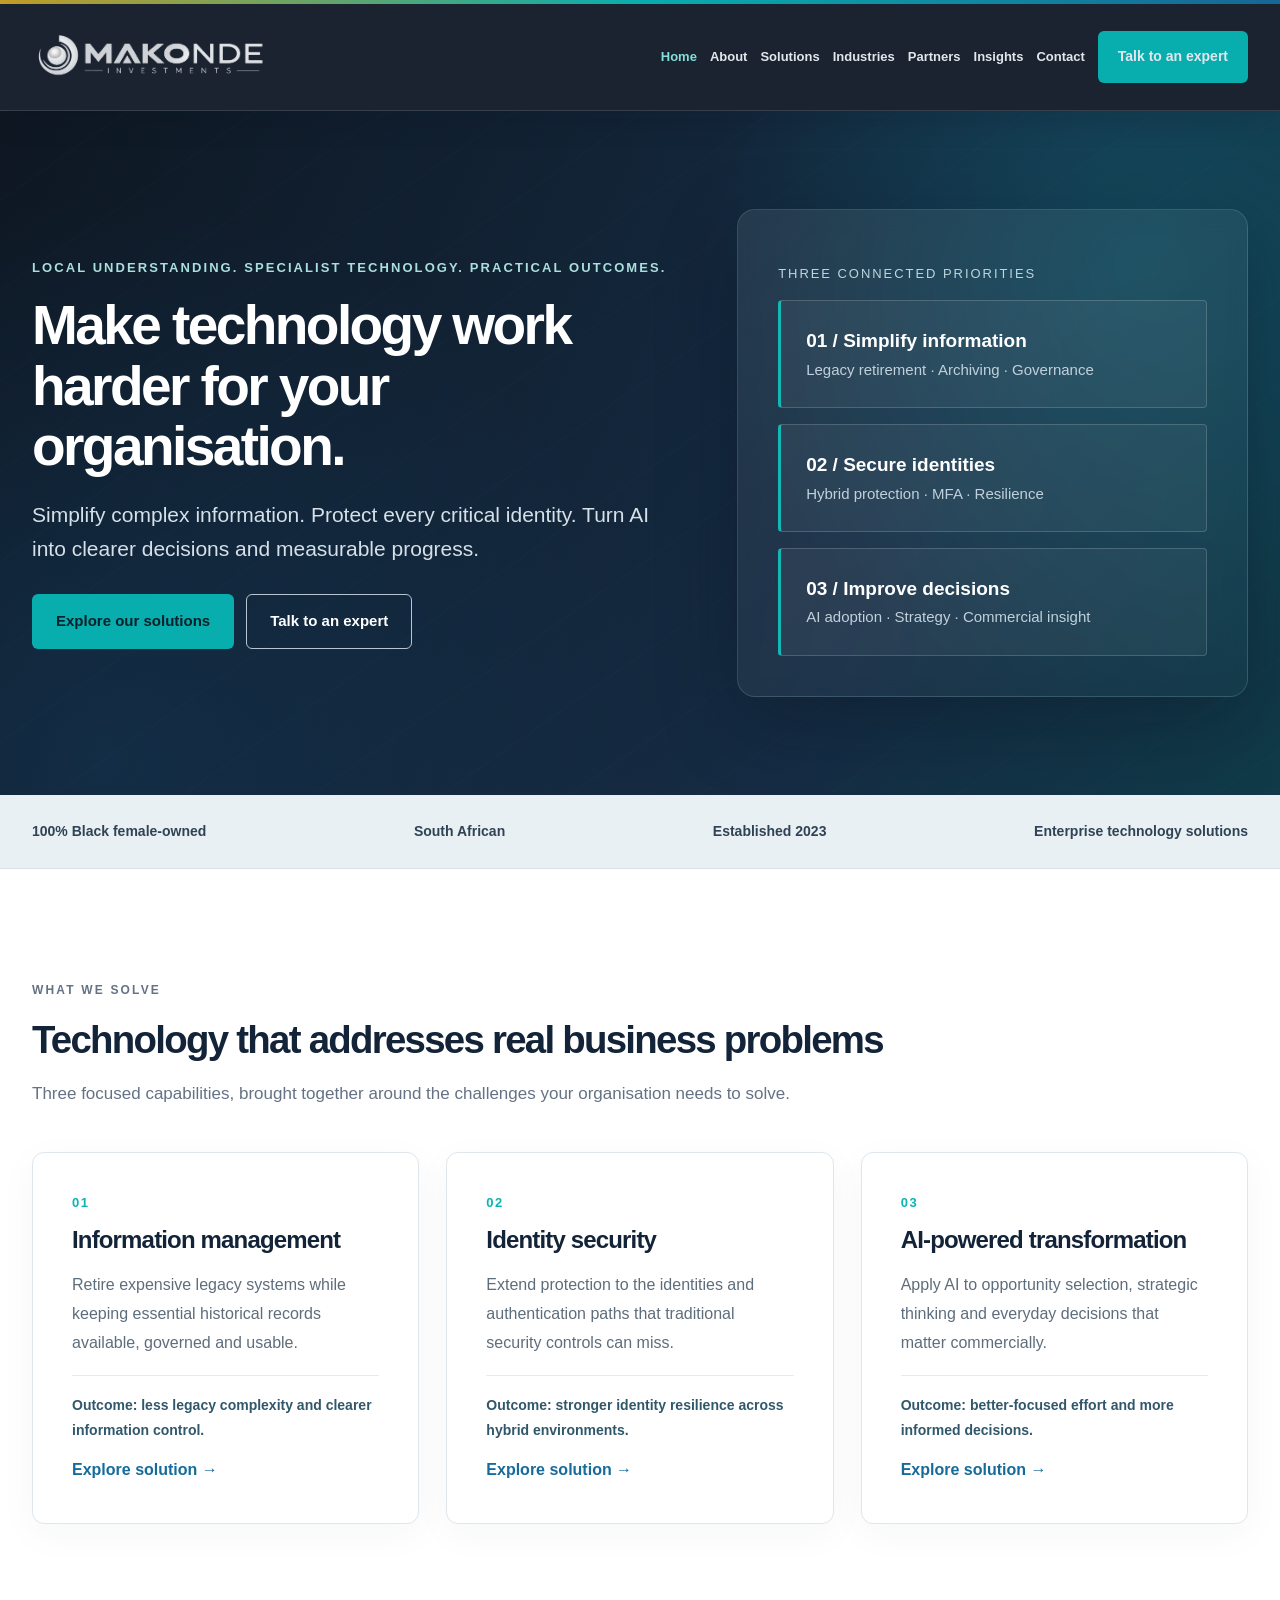
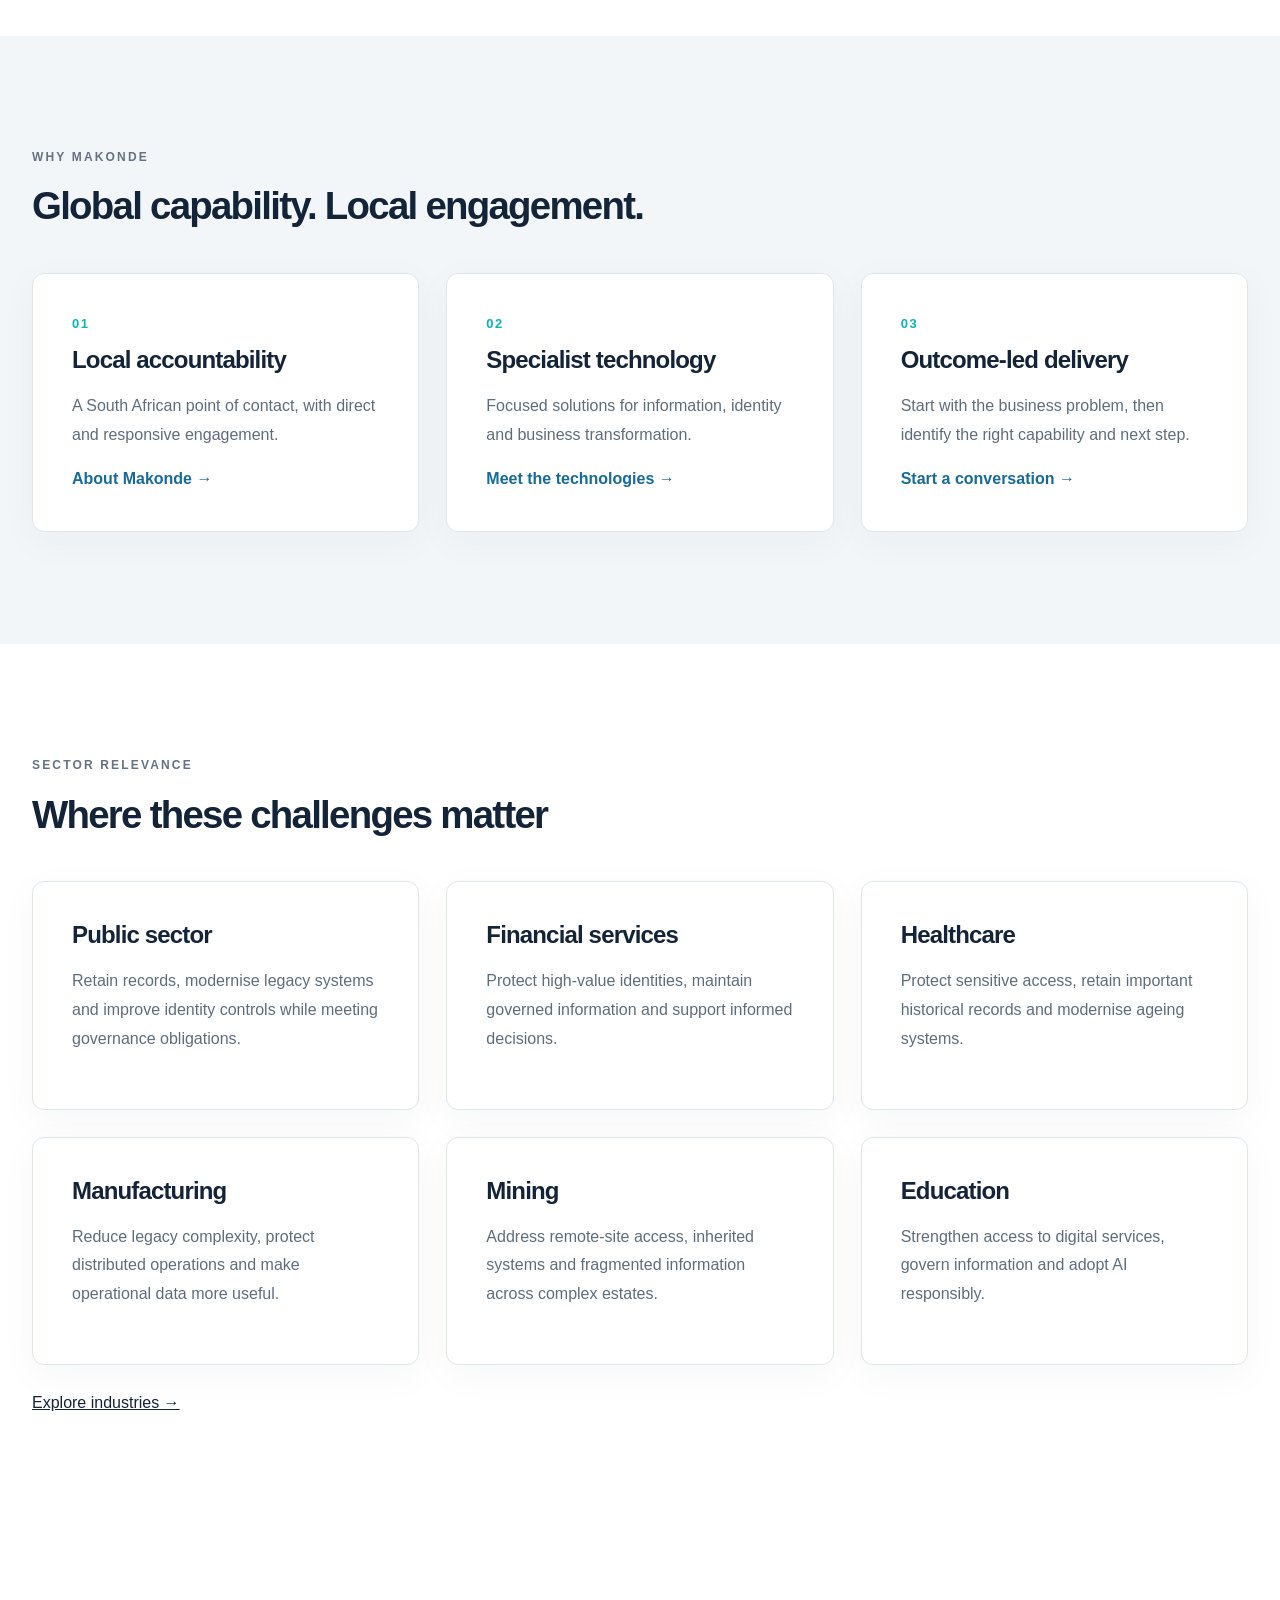
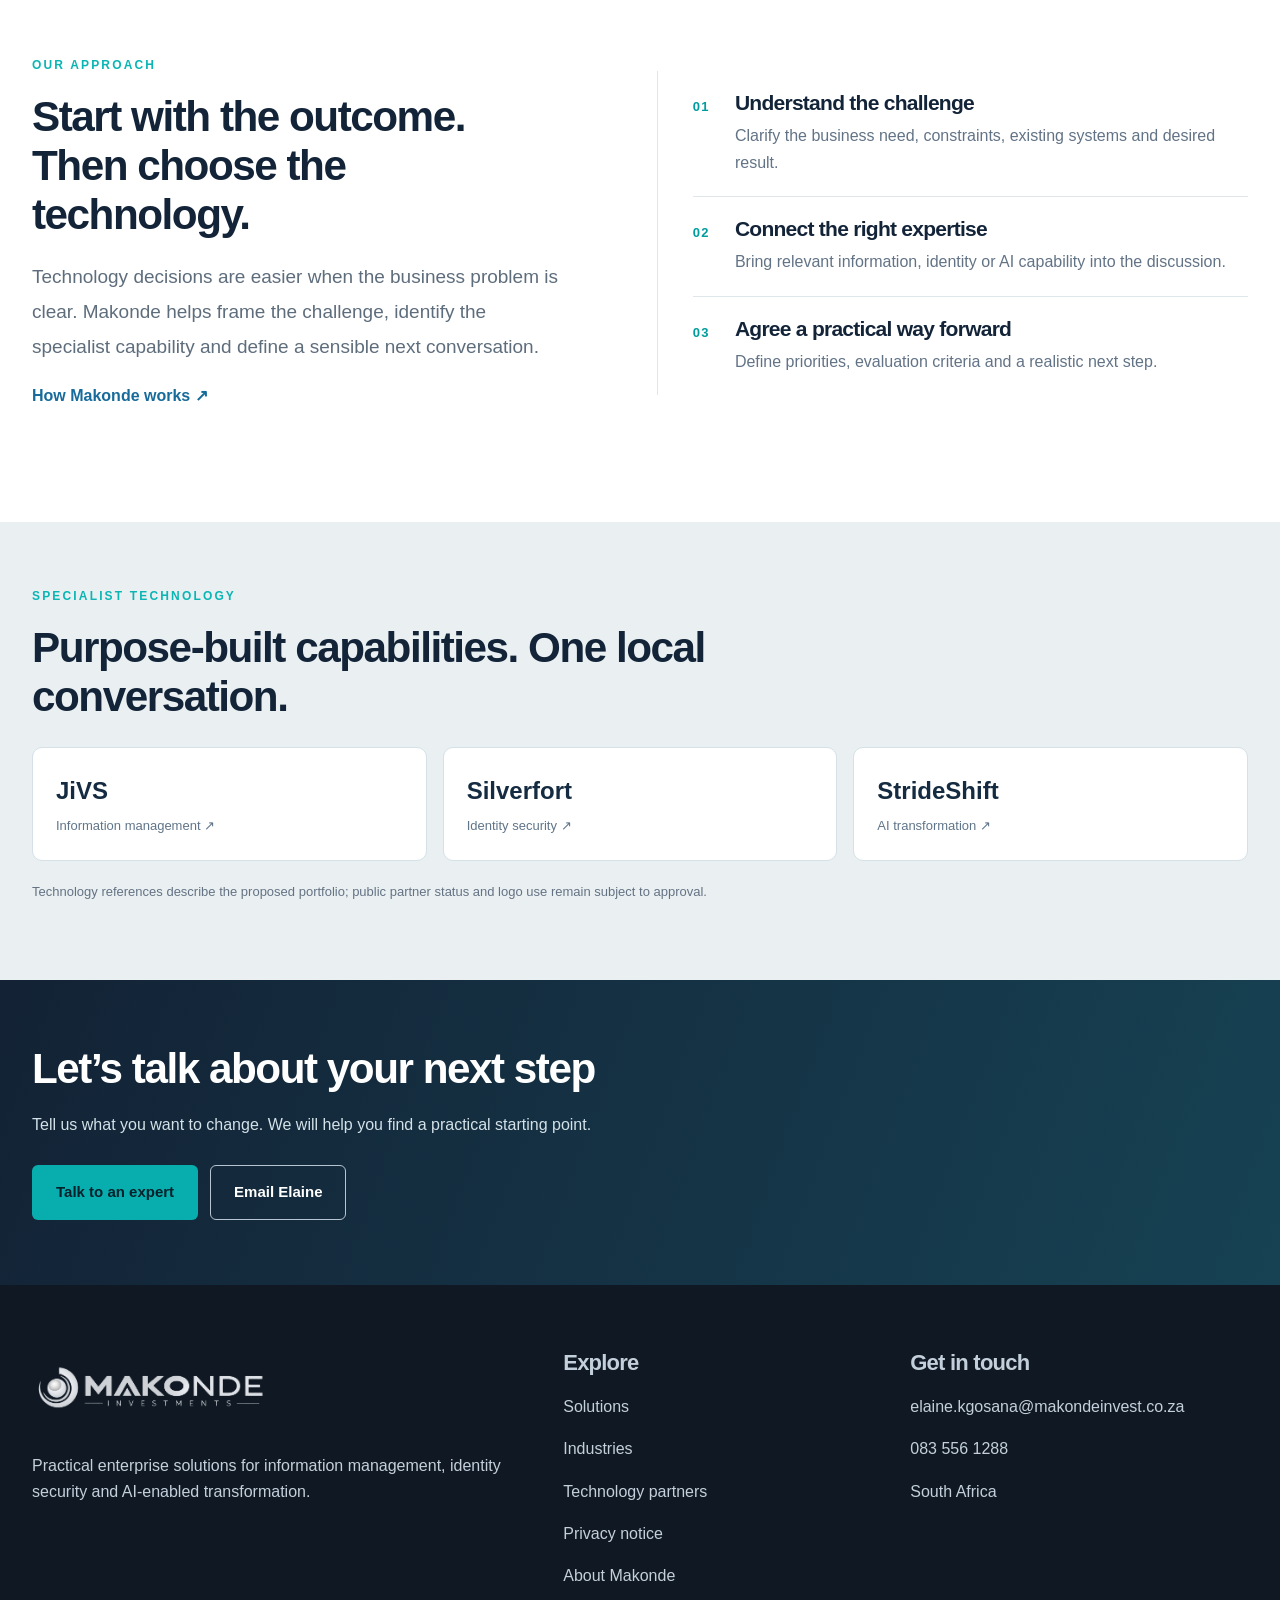
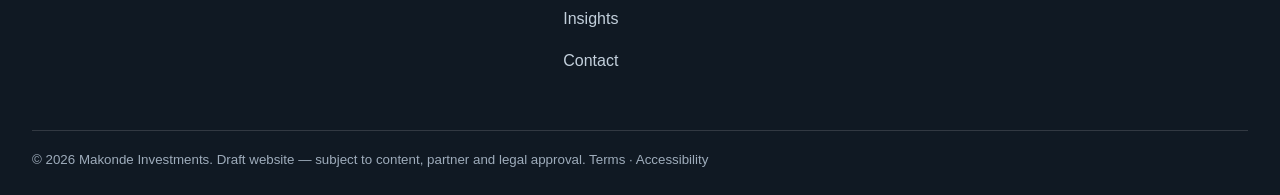
<file: index.html>
<!DOCTYPE html>

<html lang="en-ZA"><head><meta charset="utf-8"/><meta content="width=device-width,initial-scale=1" name="viewport"/><meta content="Makonde helps South African organisations govern information, secure identities and make better decisions." name="description"/><meta content="#161c24" name="theme-color"/><meta content="noindex,nofollow" name="robots"/><title>Home | Makonde</title><link href="assets/style.css" rel="stylesheet"/><script defer="" src="assets/main.js"></script><link href="assets/favicon.svg" rel="icon" type="image/svg+xml"/><meta content="website" property="og:type"/><meta content="Makonde Investments" property="og:site_name"/><meta content="Home | Makonde" property="og:title"/><meta content="Makonde helps South African organisations govern information, secure identities and make better decisions." property="og:description"/></head><body><div class="topline"></div><header class="header"><div class="wrap nav"><a aria-label="Makonde home" class="brand" href="index.html"><img alt="Makonde Investments logo" decoding="async" src="assets/makonde-logo-light.png"/></a><button aria-controls="site-nav" aria-expanded="false" class="menu-toggle">Menu ☰</button><nav aria-label="Main navigation" class="navlinks" id="site-nav"><a aria-current="page" href="index.html">Home</a><a href="about.html">About</a><a href="solutions.html">Solutions</a><a href="industries.html">Industries</a><a href="partners.html">Partners</a><a href="insights.html">Insights</a><a href="contact.html">Contact</a><a class="btn btn-primary" href="contact.html">Talk to an expert</a></nav></div></header><main><section class="hero"><div class="wrap hero-inner"><div><p class="eyebrow">Local understanding. Specialist technology. Practical outcomes.</p><h1>Make technology work harder for your organisation.</h1><p class="lead">Simplify complex information. Protect every critical identity. Turn AI into clearer decisions and measurable progress.</p><div class="actions"><a class="btn btn-primary" href="solutions.html">Explore our solutions</a><a class="btn btn-outline" href="contact.html">Talk to an expert</a></div></div><div aria-label="Makonde solution priorities" class="hero-art"><p class="art-title">Three connected priorities</p><div class="art-node"><b>01 / Simplify information</b><span>Legacy retirement · Archiving · Governance</span></div><div class="art-node"><b>02 / Secure identities</b><span>Hybrid protection · MFA · Resilience</span></div><div class="art-node"><b>03 / Improve decisions</b><span>AI adoption · Strategy · Commercial insight</span></div></div></div></section><div aria-label="Makonde company facts" class="trust"><div class="wrap"><span>100% Black female-owned</span><span>South African</span><span>Established 2023</span><span>Enterprise technology solutions</span></div></div><section class="section"><div class="wrap"><div class="intro"><p class="eyebrow">What we solve</p><h2>Technology that addresses real business problems</h2><p class="section-kicker">Three focused capabilities, brought together around the challenges your organisation needs to solve.</p></div><div class="grid3"><article class="card"><span class="number">01</span><h3>Information management</h3><p>Retire expensive legacy systems while keeping essential historical records available, governed and usable.</p><p class="outcome">Outcome: less legacy complexity and clearer information control.</p><a class="more" href="information-management.html">Explore solution →</a></article><article class="card"><span class="number">02</span><h3>Identity security</h3><p>Extend protection to the identities and authentication paths that traditional security controls can miss.</p><p class="outcome">Outcome: stronger identity resilience across hybrid environments.</p><a class="more" href="identity-security.html">Explore solution →</a></article><article class="card"><span class="number">03</span><h3>AI-powered transformation</h3><p>Apply AI to opportunity selection, strategic thinking and everyday decisions that matter commercially.</p><p class="outcome">Outcome: better-focused effort and more informed decisions.</p><a class="more" href="ai-transformation.html">Explore solution →</a></article></div></div></section><section class="section section-soft"><div class="wrap"><div class="intro"><p class="eyebrow">Why Makonde</p><h2>Global capability. Local engagement.</h2></div><div class="grid3"><article class="card"><span class="number">01</span><h3>Local accountability</h3><p>A South African point of contact, with direct and responsive engagement.</p><a class="more" href="about.html">About Makonde →</a></article><article class="card"><span class="number">02</span><h3>Specialist technology</h3><p>Focused solutions for information, identity and business transformation.</p><a class="more" href="partners.html">Meet the technologies →</a></article><article class="card"><span class="number">03</span><h3>Outcome-led delivery</h3><p>Start with the business problem, then identify the right capability and next step.</p><a class="more" href="contact.html">Start a conversation →</a></article></div></div></section><section class="section"><div class="wrap"><div class="intro"><p class="eyebrow">Sector relevance</p><h2>Where these challenges matter</h2></div><div class="grid3"><article class="card"><h3>Public sector</h3><p>Retain records, modernise legacy systems and improve identity controls while meeting governance obligations.</p></article><article class="card"><h3>Financial services</h3><p>Protect high-value identities, maintain governed information and support informed decisions.</p></article><article class="card"><h3>Healthcare</h3><p>Protect sensitive access, retain important historical records and modernise ageing systems.</p></article><article class="card"><h3>Manufacturing</h3><p>Reduce legacy complexity, protect distributed operations and make operational data more useful.</p></article><article class="card"><h3>Mining</h3><p>Address remote-site access, inherited systems and fragmented information across complex estates.</p></article><article class="card"><h3>Education</h3><p>Strengthen access to digital services, govern information and adopt AI responsibly.</p></article></div><p style="margin-top:25px"><a class="more" href="industries.html">Explore industries →</a></p></div></section><section class="section section-editorial"><div class="wrap editorial-grid"><div><p class="eyebrow">Our approach</p><h2>Start with the outcome. Then choose the technology.</h2><p class="editorial-lead">Technology decisions are easier when the business problem is clear. Makonde helps frame the challenge, identify the specialist capability and define a sensible next conversation.</p><a class="text-link" href="about.html">How Makonde works <span aria-hidden="true">↗</span></a></div><div class="steps"><div class="step"><span>01</span><div><h3>Understand the challenge</h3><p>Clarify the business need, constraints, existing systems and desired result.</p></div></div><div class="step"><span>02</span><div><h3>Connect the right expertise</h3><p>Bring relevant information, identity or AI capability into the discussion.</p></div></div><div class="step"><span>03</span><div><h3>Agree a practical way forward</h3><p>Define priorities, evaluation criteria and a realistic next step.</p></div></div></div></div></section><section class="partner-band"><div class="wrap"><div><p class="eyebrow">Specialist technology</p><h2>Purpose-built capabilities. One local conversation.</h2></div><div class="partner-pills"><a href="information-management.html">JiVS <span>Information management ↗</span></a><a href="identity-security.html">Silverfort <span>Identity security ↗</span></a><a href="ai-transformation.html">StrideShift <span>AI transformation ↗</span></a></div><p class="mini">Technology references describe the proposed portfolio; public partner status and logo use remain subject to approval.</p></div></section><section class="banner"><div class="wrap"><h2>Let’s talk about your next step</h2><p>Tell us what you want to change. We will help you find a practical starting point.</p><div class="actions"><a class="btn btn-primary" href="contact.html">Talk to an expert</a><a class="btn btn-outline" href="mailto:elaine.kgosana@makondeinvest.co.za">Email Elaine</a></div></div></section></main><footer class="footer"><div class="wrap"><div class="footergrid"><div><img alt="Makonde Investments" decoding="async" loading="lazy" src="assets/makonde-logo-light.png"/><p>Practical enterprise solutions for information management, identity security and AI-enabled transformation.</p></div><div><h3>Explore</h3><p><a href="solutions.html">Solutions</a></p><p><a href="industries.html">Industries</a></p><p><a href="partners.html">Technology partners</a></p><p><a href="privacy.html">Privacy notice</a></p><p><a href="about.html">About Makonde</a></p><p><a href="insights.html">Insights</a></p><p><a href="contact.html">Contact</a></p></div><div><h3>Get in touch</h3><p><a href="mailto:elaine.kgosana@makondeinvest.co.za">elaine.kgosana@makondeinvest.co.za</a></p><p><a href="tel:+27835561288">083 556 1288</a></p><p>South Africa</p></div></div><small>© 2026 Makonde Investments. Draft website — subject to content, partner and legal approval. <a href="terms.html">Terms</a> · <a href="accessibility.html">Accessibility</a></small></div></footer></body></html>
</file>
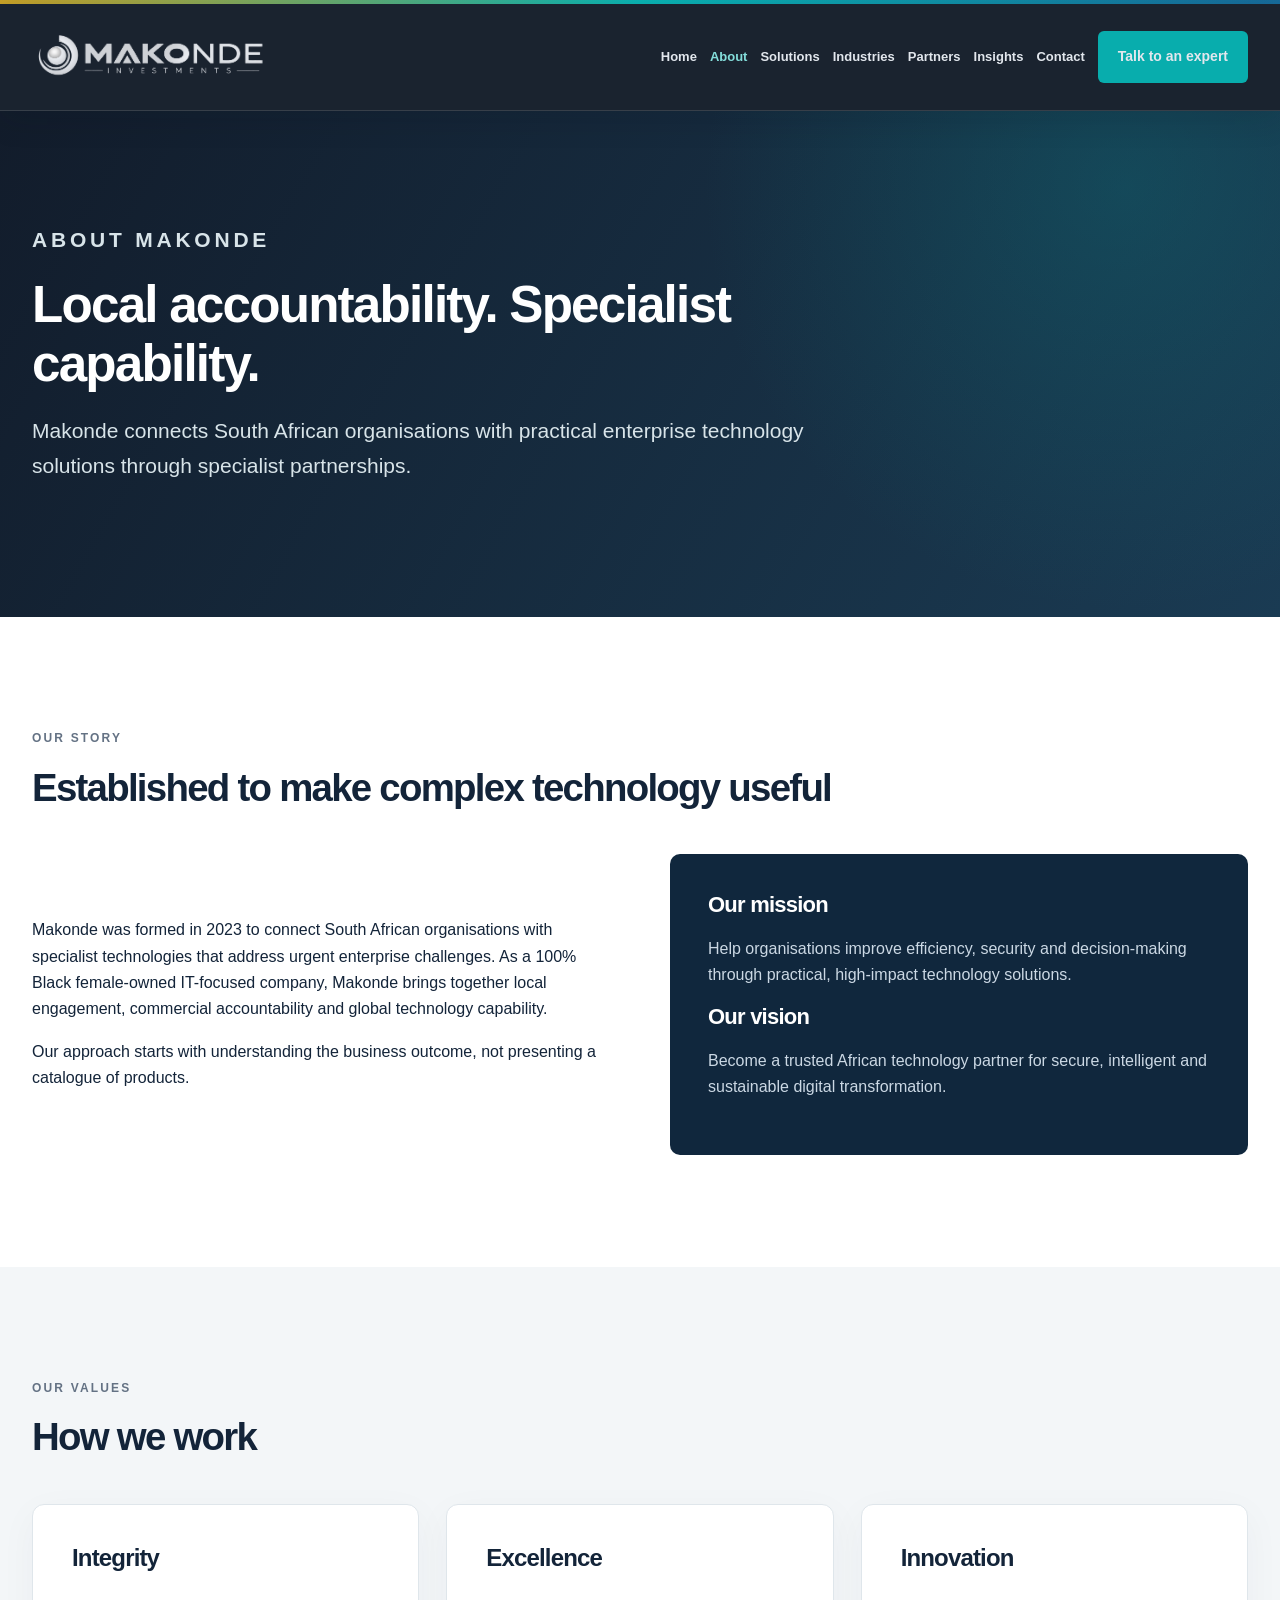
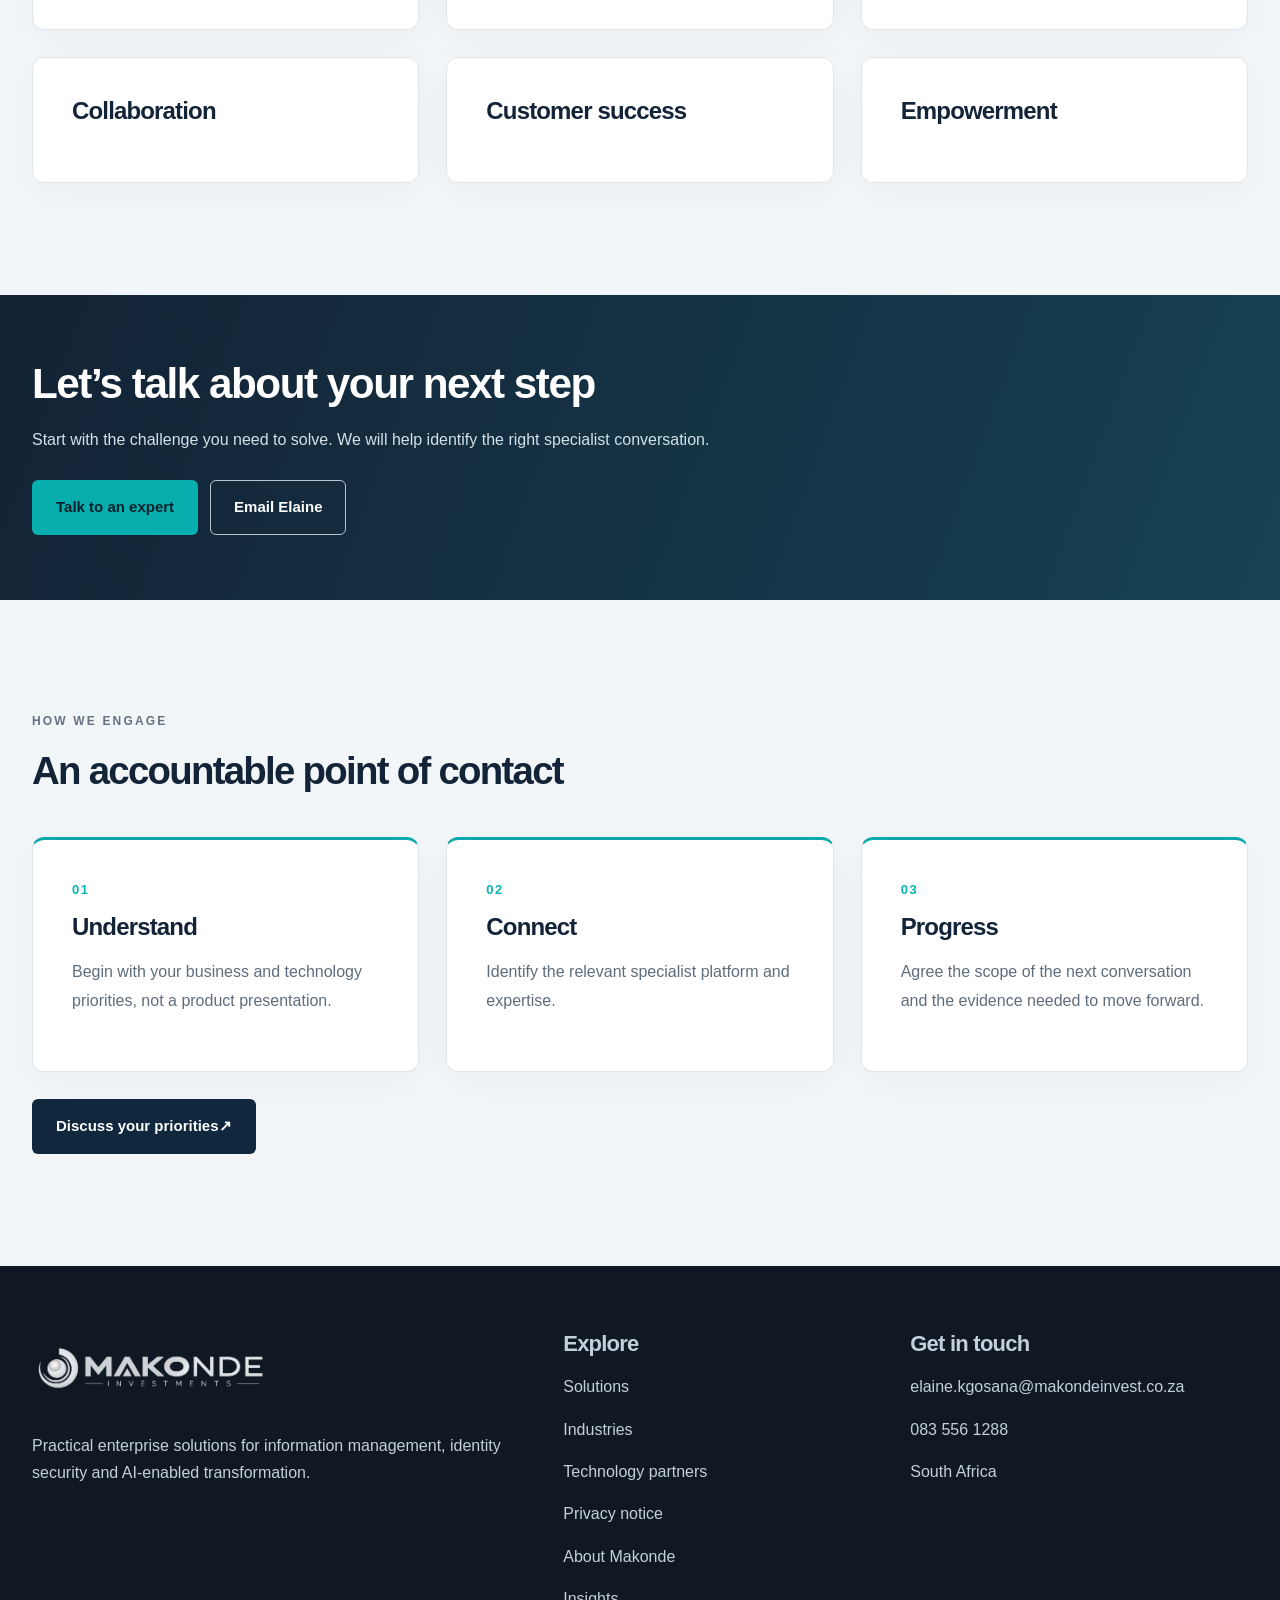
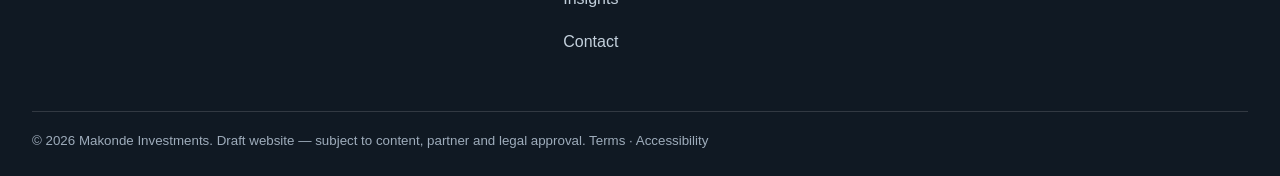
<file: about.html>
<!DOCTYPE html>

<html lang="en-ZA"><head><meta charset="utf-8"/><meta content="width=device-width,initial-scale=1" name="viewport"/><meta content="Learn about Makonde, a South African, 100% Black female-owned enterprise technology company established in 2023." name="description"/><meta content="#161c24" name="theme-color"/><meta content="noindex,nofollow" name="robots"/><title>About Makonde | Makonde</title><link href="assets/style.css" rel="stylesheet"/><script defer="" src="assets/main.js"></script><link href="assets/favicon.svg" rel="icon" type="image/svg+xml"/><meta content="website" property="og:type"/><meta content="Makonde Investments" property="og:site_name"/><meta content="About Makonde | Makonde" property="og:title"/><meta content="Learn about Makonde, a South African, 100% Black female-owned enterprise technology company established in 2023." property="og:description"/></head><body><div class="topline"></div><header class="header"><div class="wrap nav"><a aria-label="Makonde home" class="brand" href="index.html"><img alt="Makonde Investments logo" decoding="async" src="assets/makonde-logo-light.png"/></a><button aria-controls="site-nav" aria-expanded="false" class="menu-toggle">Menu ☰</button><nav aria-label="Main navigation" class="navlinks" id="site-nav"><a href="index.html">Home</a><a aria-current="page" href="about.html">About</a><a href="solutions.html">Solutions</a><a href="industries.html">Industries</a><a href="partners.html">Partners</a><a href="insights.html">Insights</a><a href="contact.html">Contact</a><a class="btn btn-primary" href="contact.html">Talk to an expert</a></nav></div></header><main><section class="pagehead"><div class="wrap"><p class="eyebrow">About Makonde</p><h1>Local accountability. Specialist capability.</h1><p>Makonde connects South African organisations with practical enterprise technology solutions through specialist partnerships.</p></div></section><section class="section"><div class="wrap"><div class="intro"><p class="eyebrow">Our story</p><h2>Established to make complex technology useful</h2></div><div class="split"><div><p>Makonde was formed in 2023 to connect South African organisations with specialist technologies that address urgent enterprise challenges. As a 100% Black female-owned IT-focused company, Makonde brings together local engagement, commercial accountability and global technology capability.</p><p>Our approach starts with understanding the business outcome, not presenting a catalogue of products.</p></div><div class="panel"><h3>Our mission</h3><p>Help organisations improve efficiency, security and decision-making through practical, high-impact technology solutions.</p><h3>Our vision</h3><p>Become a trusted African technology partner for secure, intelligent and sustainable digital transformation.</p></div></div></div></section><section class="section section-soft"><div class="wrap"><div class="intro"><p class="eyebrow">Our values</p><h2>How we work</h2></div><div class="grid3"><div class="card"><h3>Integrity</h3></div><div class="card"><h3>Excellence</h3></div><div class="card"><h3>Innovation</h3></div><div class="card"><h3>Collaboration</h3></div><div class="card"><h3>Customer success</h3></div><div class="card"><h3>Empowerment</h3></div></div></div></section><section class="banner"><div class="wrap"><h2>Let’s talk about your next step</h2><p>Start with the challenge you need to solve. We will help identify the right specialist conversation.</p><div class="actions"><a class="btn btn-primary" href="contact.html">Talk to an expert</a><a class="btn btn-outline" href="mailto:elaine.kgosana@makondeinvest.co.za">Email Elaine</a></div></div></section><section class="section section-soft"><div class="wrap"><div class="intro"><p class="eyebrow">How we engage</p><h2>An accountable point of contact</h2></div><div class="grid3"><article class="card card-accent"><span class="number">01</span><h3>Understand</h3><p>Begin with your business and technology priorities, not a product presentation.</p></article><article class="card card-accent"><span class="number">02</span><h3>Connect</h3><p>Identify the relevant specialist platform and expertise.</p></article><article class="card card-accent"><span class="number">03</span><h3>Progress</h3><p>Agree the scope of the next conversation and the evidence needed to move forward.</p></article></div><div class="actions"><a class="btn btn-light" href="contact.html">Discuss your priorities <span aria-hidden="true">↗</span></a></div></div></section></main><footer class="footer"><div class="wrap"><div class="footergrid"><div><img alt="Makonde Investments" decoding="async" loading="lazy" src="assets/makonde-logo-light.png"/><p>Practical enterprise solutions for information management, identity security and AI-enabled transformation.</p></div><div><h3>Explore</h3><p><a href="solutions.html">Solutions</a></p><p><a href="industries.html">Industries</a></p><p><a href="partners.html">Technology partners</a></p><p><a href="privacy.html">Privacy notice</a></p><p><a href="about.html">About Makonde</a></p><p><a href="insights.html">Insights</a></p><p><a href="contact.html">Contact</a></p></div><div><h3>Get in touch</h3><p><a href="mailto:elaine.kgosana@makondeinvest.co.za">elaine.kgosana@makondeinvest.co.za</a></p><p><a href="tel:+27835561288">083 556 1288</a></p><p>South Africa</p></div></div><small>© 2026 Makonde Investments. Draft website — subject to content, partner and legal approval. <a href="terms.html">Terms</a> · <a href="accessibility.html">Accessibility</a></small></div></footer></body></html>
</file>
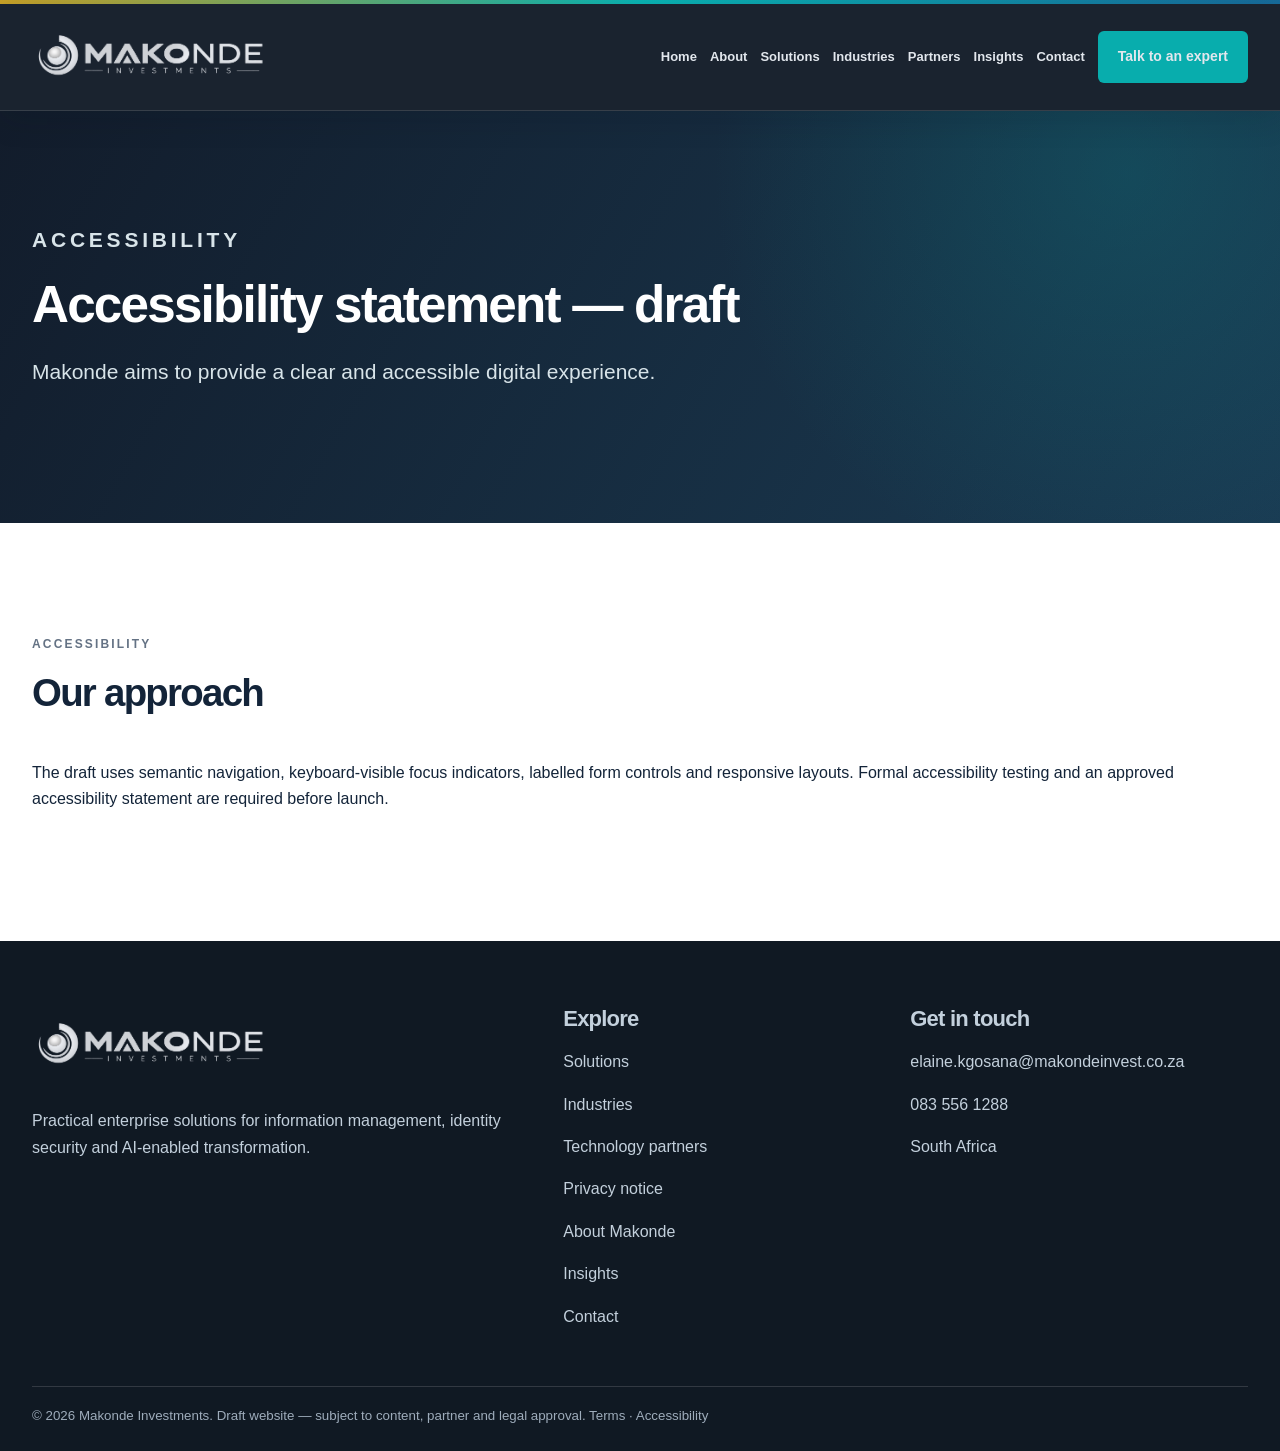
<file: accessibility.html>
<!DOCTYPE html>
<html lang="en-ZA"><head><meta charset="utf-8"/><meta content="width=device-width,initial-scale=1" name="viewport"/><meta content="Accessibility approach for the Makonde website draft." name="description"/><meta content="#161c24" name="theme-color"/><meta content="noindex,nofollow" name="robots"/><title>Accessibility | Makonde</title><link href="assets/style.css" rel="stylesheet"/><script defer="" src="assets/main.js"></script><link href="assets/favicon.svg" rel="icon" type="image/svg+xml"/><meta content="website" property="og:type"/><meta content="Makonde Investments" property="og:site_name"/><meta content="Accessibility | Makonde" property="og:title"/><meta content="Accessibility approach for the Makonde website draft." property="og:description"/></head><body><div class="topline"></div><header class="header"><div class="wrap nav"><a aria-label="Makonde home" class="brand" href="index.html"><img alt="Makonde Investments logo" decoding="async" src="assets/makonde-logo-light.png"/></a><button aria-controls="site-nav" aria-expanded="false" class="menu-toggle">Menu ☰</button><nav aria-label="Main navigation" class="navlinks" id="site-nav"><a href="index.html">Home</a><a href="about.html">About</a><a href="solutions.html">Solutions</a><a href="industries.html">Industries</a><a href="partners.html">Partners</a><a href="insights.html">Insights</a><a href="contact.html">Contact</a><a class="btn btn-primary" href="contact.html">Talk to an expert</a></nav></div></header><main><section class="pagehead"><div class="wrap"><p class="eyebrow">Accessibility</p><h1>Accessibility statement — draft</h1><p>Makonde aims to provide a clear and accessible digital experience.</p></div></section><section class="section"><div class="wrap"><div class="intro"><p class="eyebrow">Accessibility</p><h2>Our approach</h2></div><p>The draft uses semantic navigation, keyboard-visible focus indicators, labelled form controls and responsive layouts. Formal accessibility testing and an approved accessibility statement are required before launch.</p></div></section></main><footer class="footer"><div class="wrap"><div class="footergrid"><div><img alt="Makonde Investments" decoding="async" loading="lazy" src="assets/makonde-logo-light.png"/><p>Practical enterprise solutions for information management, identity security and AI-enabled transformation.</p></div><div><h3>Explore</h3><p><a href="solutions.html">Solutions</a></p><p><a href="industries.html">Industries</a></p><p><a href="partners.html">Technology partners</a></p><p><a href="privacy.html">Privacy notice</a></p><p><a href="about.html">About Makonde</a></p><p><a href="insights.html">Insights</a></p><p><a href="contact.html">Contact</a></p></div><div><h3>Get in touch</h3><p><a href="mailto:elaine.kgosana@makondeinvest.co.za">elaine.kgosana@makondeinvest.co.za</a></p><p><a href="tel:+27835561288">083 556 1288</a></p><p>South Africa</p></div></div><small>© 2026 Makonde Investments. Draft website — subject to content, partner and legal approval. <a href="terms.html">Terms</a> · <a href="accessibility.html">Accessibility</a></small></div></footer></body></html>
</file>
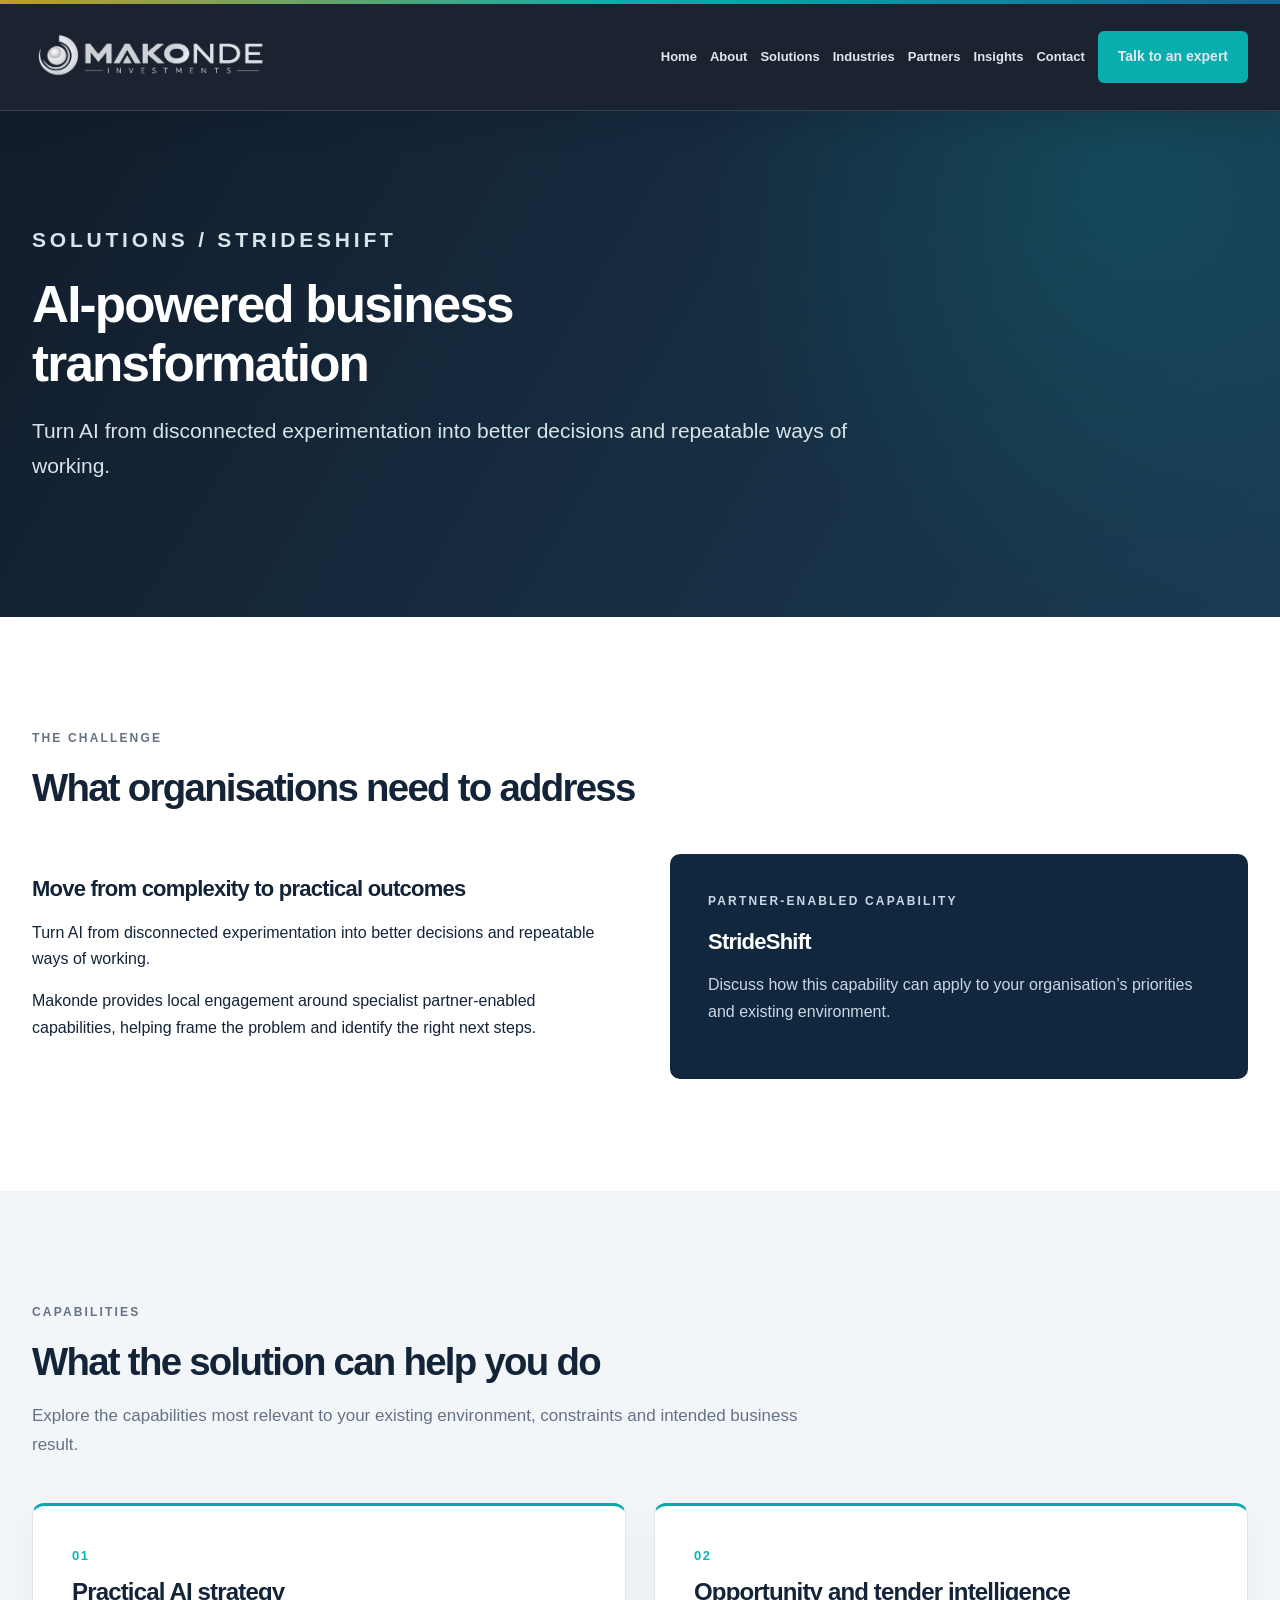
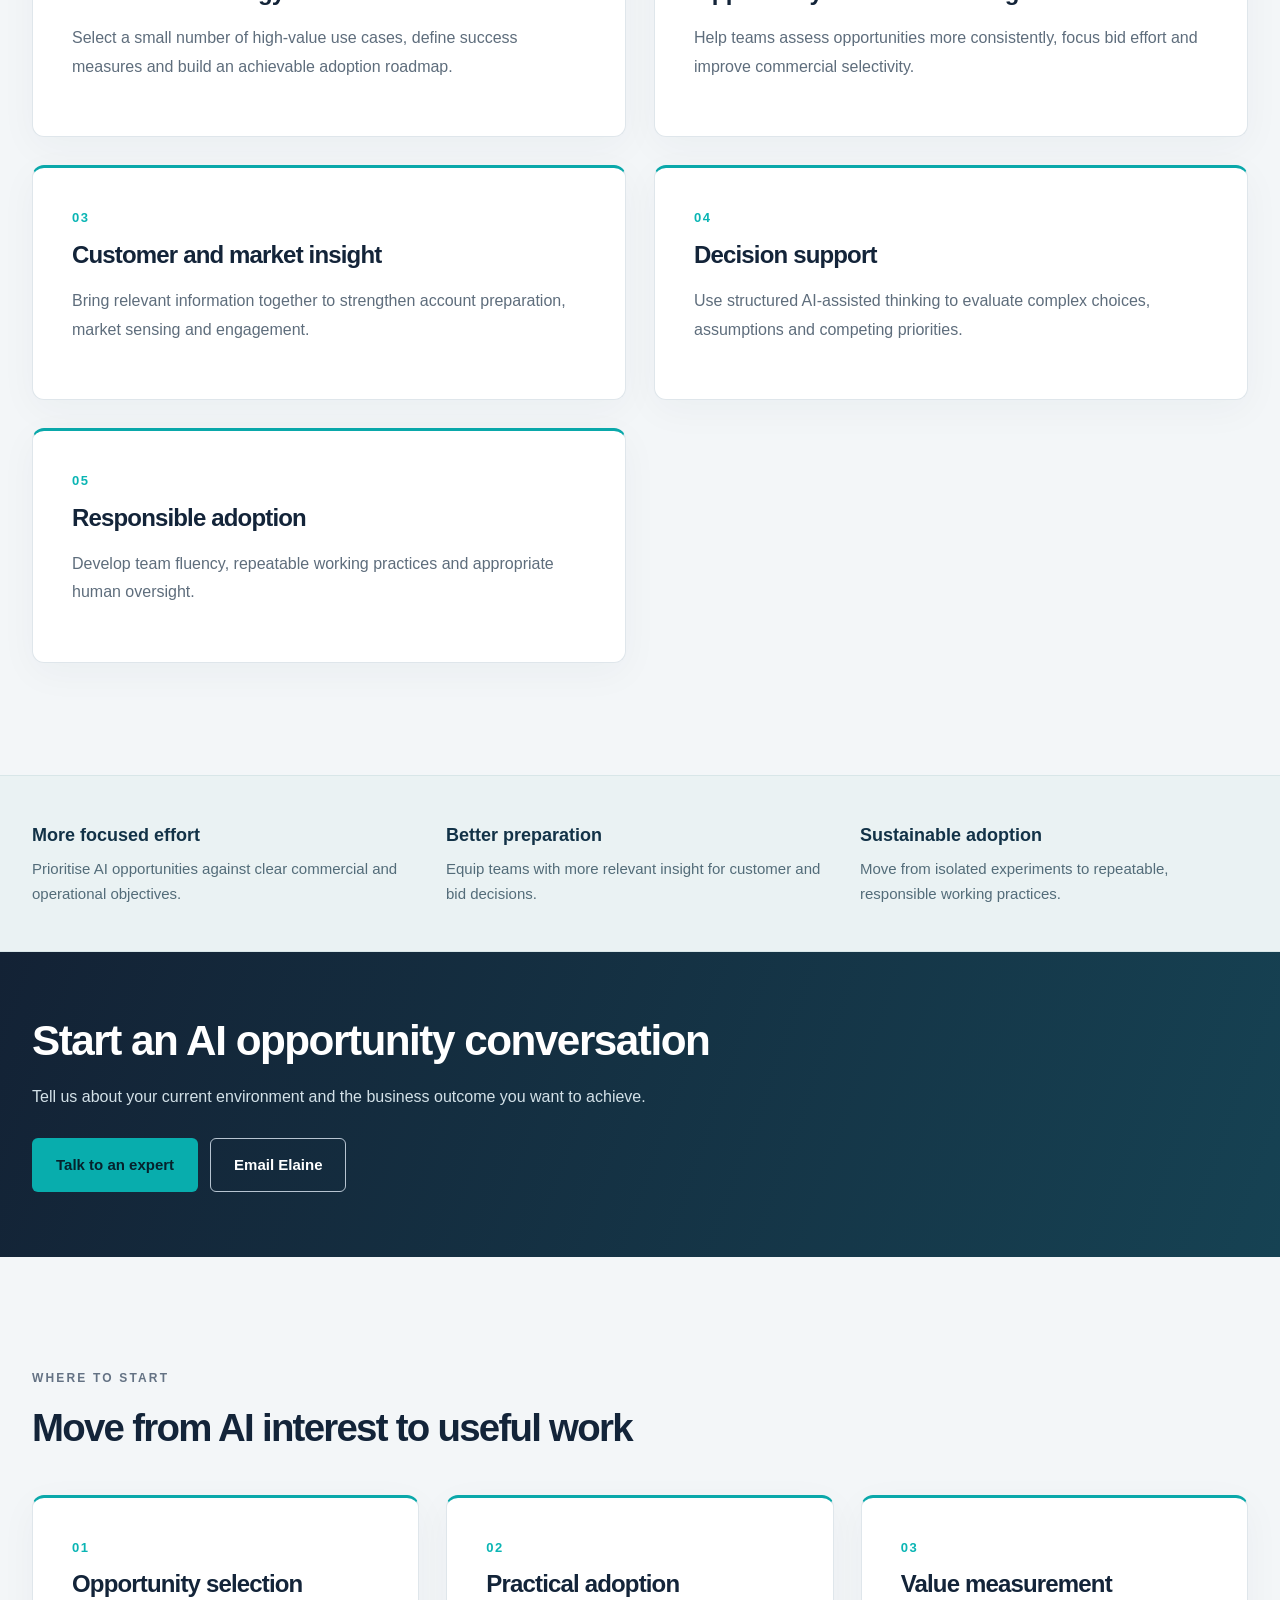
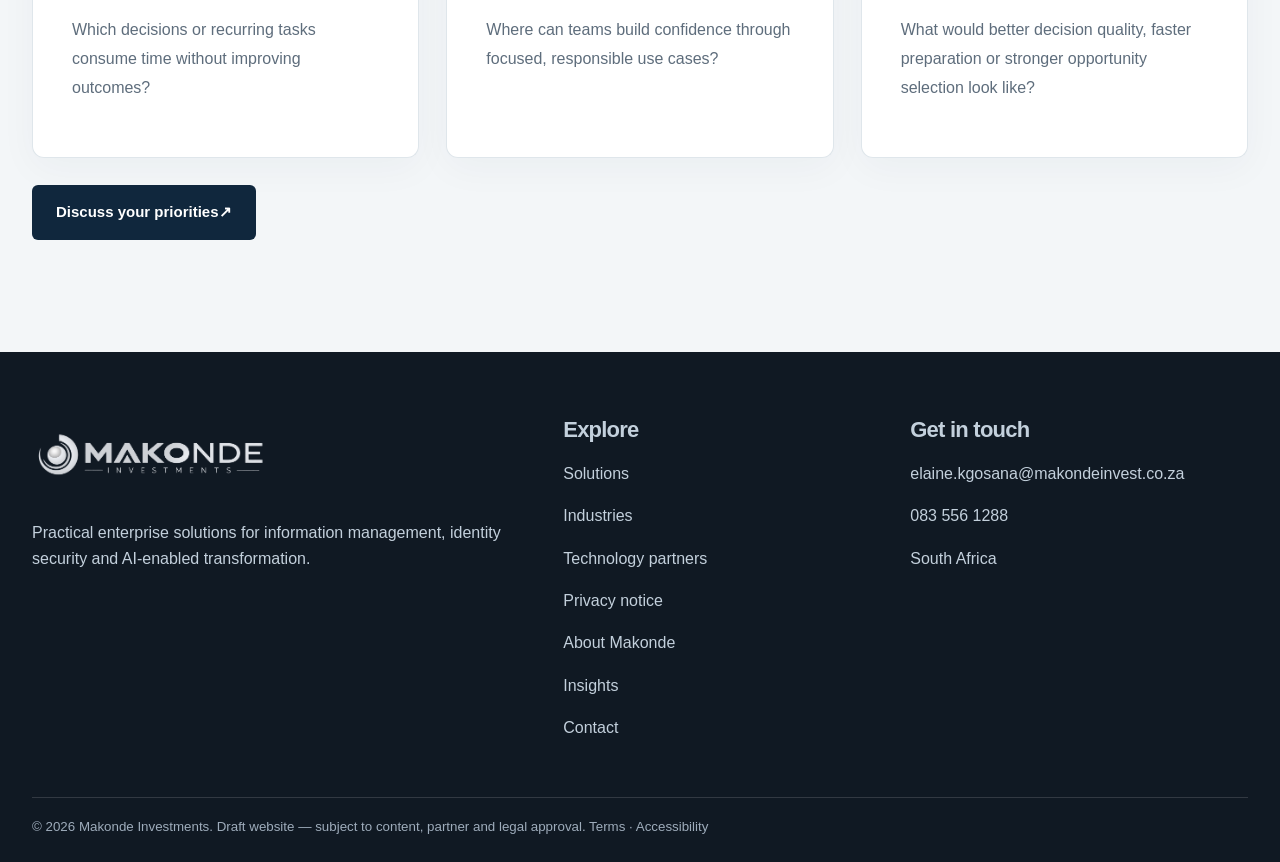
<file: ai-transformation.html>
<!DOCTYPE html>

<html lang="en-ZA"><head><meta charset="utf-8"/><meta content="width=device-width,initial-scale=1" name="viewport"/><meta content="Turn AI from disconnected experimentation into better decisions and repeatable ways of working." name="description"/><meta content="#161c24" name="theme-color"/><meta content="noindex,nofollow" name="robots"/><title>AI-powered business transformation | Makonde</title><link href="assets/style.css" rel="stylesheet"/><script defer="" src="assets/main.js"></script><link href="assets/favicon.svg" rel="icon" type="image/svg+xml"/><meta content="website" property="og:type"/><meta content="Makonde Investments" property="og:site_name"/><meta content="AI-powered business transformation | Makonde" property="og:title"/><meta content="Turn AI from disconnected experimentation into better decisions and repeatable ways of working." property="og:description"/></head><body><div class="topline"></div><header class="header"><div class="wrap nav"><a aria-label="Makonde home" class="brand" href="index.html"><img alt="Makonde Investments logo" decoding="async" src="assets/makonde-logo-light.png"/></a><button aria-controls="site-nav" aria-expanded="false" class="menu-toggle">Menu ☰</button><nav aria-label="Main navigation" class="navlinks" id="site-nav"><a href="index.html">Home</a><a href="about.html">About</a><a href="solutions.html">Solutions</a><a href="industries.html">Industries</a><a href="partners.html">Partners</a><a href="insights.html">Insights</a><a href="contact.html">Contact</a><a class="btn btn-primary" href="contact.html">Talk to an expert</a></nav></div></header><main><section class="pagehead"><div class="wrap"><p class="eyebrow">Solutions / StrideShift</p><h1>AI-powered business transformation</h1><p>Turn AI from disconnected experimentation into better decisions and repeatable ways of working.</p></div></section><section class="section"><div class="wrap"><div class="intro"><p class="eyebrow">The challenge</p><h2>What organisations need to address</h2></div><div class="split"><div><h3>Move from complexity to practical outcomes</h3><p>Turn AI from disconnected experimentation into better decisions and repeatable ways of working.</p><p>Makonde provides local engagement around specialist partner-enabled capabilities, helping frame the problem and identify the right next steps.</p></div><div class="panel"><p class="eyebrow">Partner-enabled capability</p><h3>StrideShift</h3><p>Discuss how this capability can apply to your organisation’s priorities and existing environment.</p></div></div></div></section><section class="section section-soft"><div class="wrap"><div class="intro"><p class="eyebrow">Capabilities</p><h2>What the solution can help you do</h2><p class="section-kicker">Explore the capabilities most relevant to your existing environment, constraints and intended business result.</p></div><div class="grid2"><article class="card card-accent"><span class="number">01</span><h3>Practical AI strategy</h3><p>Select a small number of high-value use cases, define success measures and build an achievable adoption roadmap.</p></article><article class="card card-accent"><span class="number">02</span><h3>Opportunity and tender intelligence</h3><p>Help teams assess opportunities more consistently, focus bid effort and improve commercial selectivity.</p></article><article class="card card-accent"><span class="number">03</span><h3>Customer and market insight</h3><p>Bring relevant information together to strengthen account preparation, market sensing and engagement.</p></article><article class="card card-accent"><span class="number">04</span><h3>Decision support</h3><p>Use structured AI-assisted thinking to evaluate complex choices, assumptions and competing priorities.</p></article><article class="card card-accent"><span class="number">05</span><h3>Responsible adoption</h3><p>Develop team fluency, repeatable working practices and appropriate human oversight.</p></article></div></div></section><section class="outcome-band"><div class="wrap"><div><strong>More focused effort</strong><span>Prioritise AI opportunities against clear commercial and operational objectives.</span></div><div><strong>Better preparation</strong><span>Equip teams with more relevant insight for customer and bid decisions.</span></div><div><strong>Sustainable adoption</strong><span>Move from isolated experiments to repeatable, responsible working practices.</span></div></div></section><section class="banner"><div class="wrap"><h2>Start an AI opportunity conversation</h2><p>Tell us about your current environment and the business outcome you want to achieve.</p><div class="actions"><a class="btn btn-primary" href="contact.html">Talk to an expert</a><a class="btn btn-outline" href="mailto:elaine.kgosana@makondeinvest.co.za">Email Elaine</a></div></div></section><section class="section section-soft"><div class="wrap"><div class="intro"><p class="eyebrow">Where to start</p><h2>Move from AI interest to useful work</h2></div><div class="grid3"><article class="card card-accent"><span class="number">01</span><h3>Opportunity selection</h3><p>Which decisions or recurring tasks consume time without improving outcomes?</p></article><article class="card card-accent"><span class="number">02</span><h3>Practical adoption</h3><p>Where can teams build confidence through focused, responsible use cases?</p></article><article class="card card-accent"><span class="number">03</span><h3>Value measurement</h3><p>What would better decision quality, faster preparation or stronger opportunity selection look like?</p></article></div><div class="actions"><a class="btn btn-light" href="contact.html">Discuss your priorities <span aria-hidden="true">↗</span></a></div></div></section></main><footer class="footer"><div class="wrap"><div class="footergrid"><div><img alt="Makonde Investments" decoding="async" loading="lazy" src="assets/makonde-logo-light.png"/><p>Practical enterprise solutions for information management, identity security and AI-enabled transformation.</p></div><div><h3>Explore</h3><p><a href="solutions.html">Solutions</a></p><p><a href="industries.html">Industries</a></p><p><a href="partners.html">Technology partners</a></p><p><a href="privacy.html">Privacy notice</a></p><p><a href="about.html">About Makonde</a></p><p><a href="insights.html">Insights</a></p><p><a href="contact.html">Contact</a></p></div><div><h3>Get in touch</h3><p><a href="mailto:elaine.kgosana@makondeinvest.co.za">elaine.kgosana@makondeinvest.co.za</a></p><p><a href="tel:+27835561288">083 556 1288</a></p><p>South Africa</p></div></div><small>© 2026 Makonde Investments. Draft website — subject to content, partner and legal approval. <a href="terms.html">Terms</a> · <a href="accessibility.html">Accessibility</a></small></div></footer></body></html>
</file>
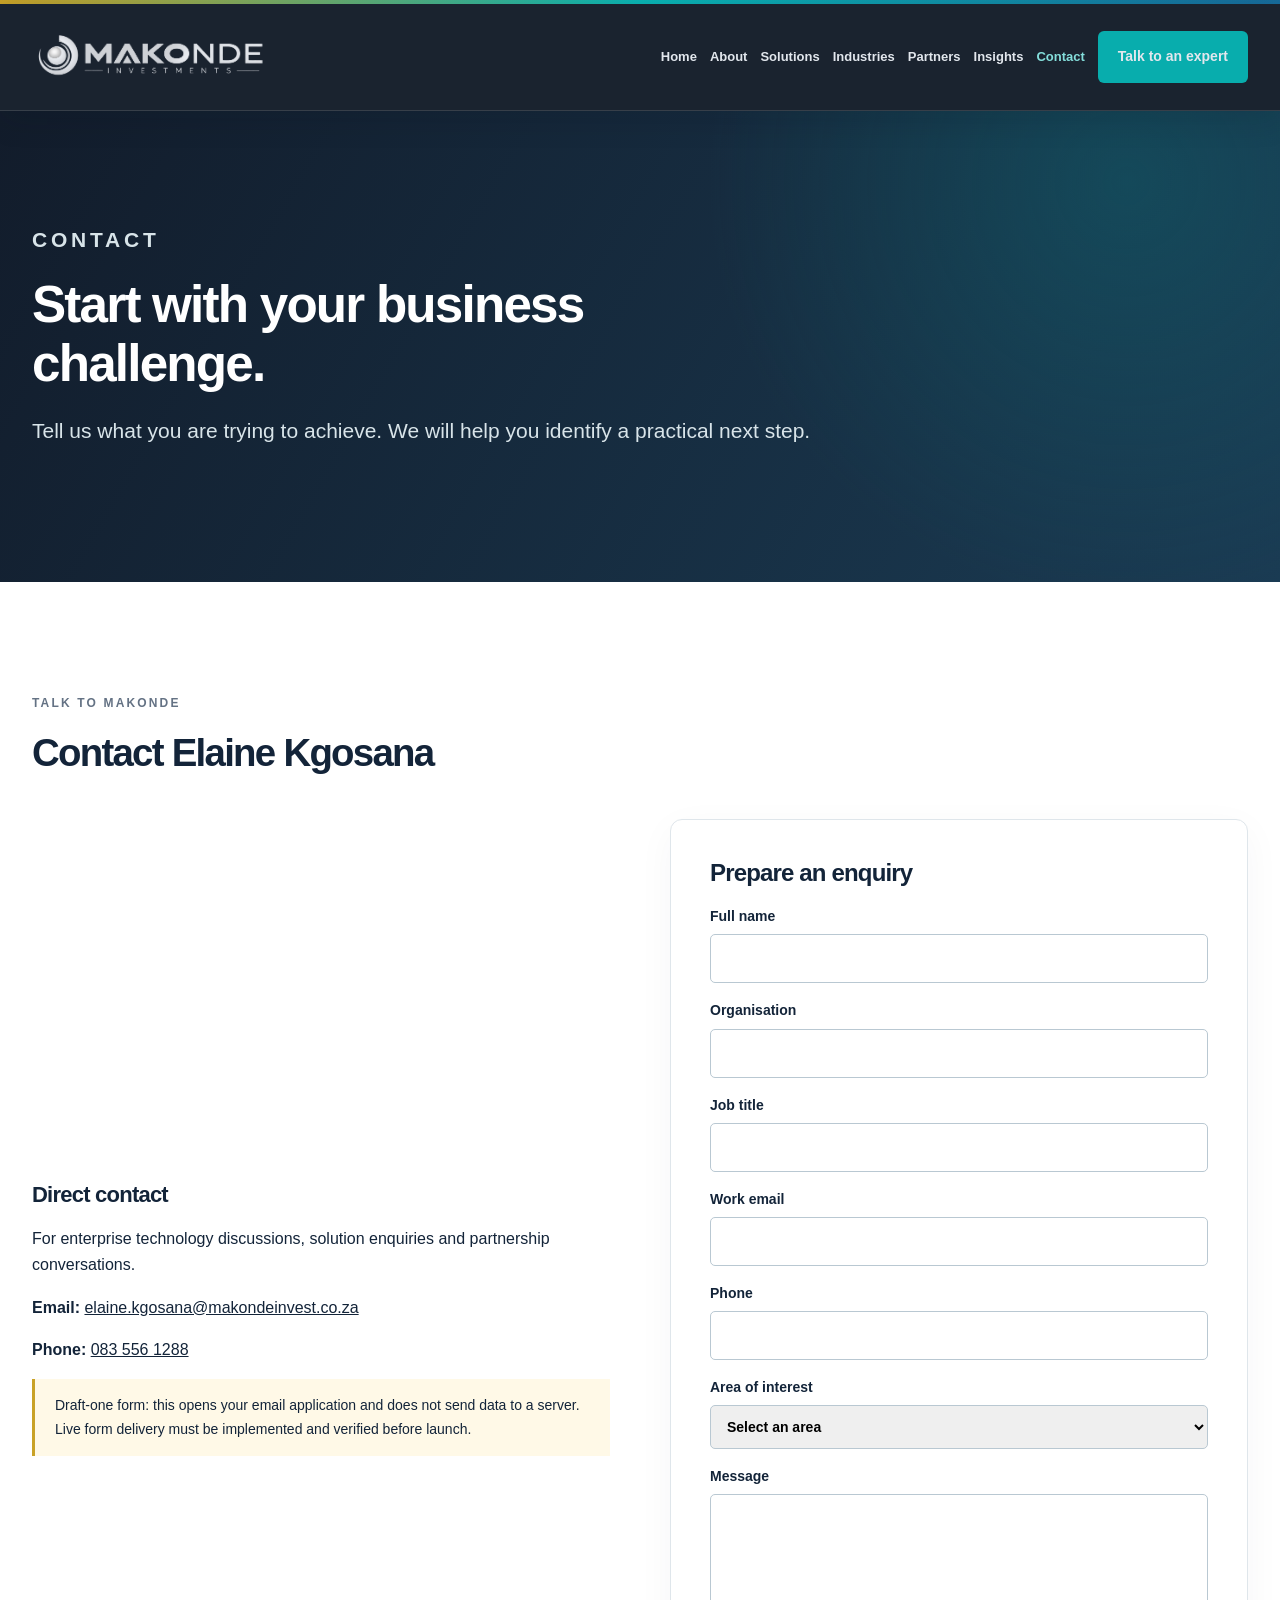
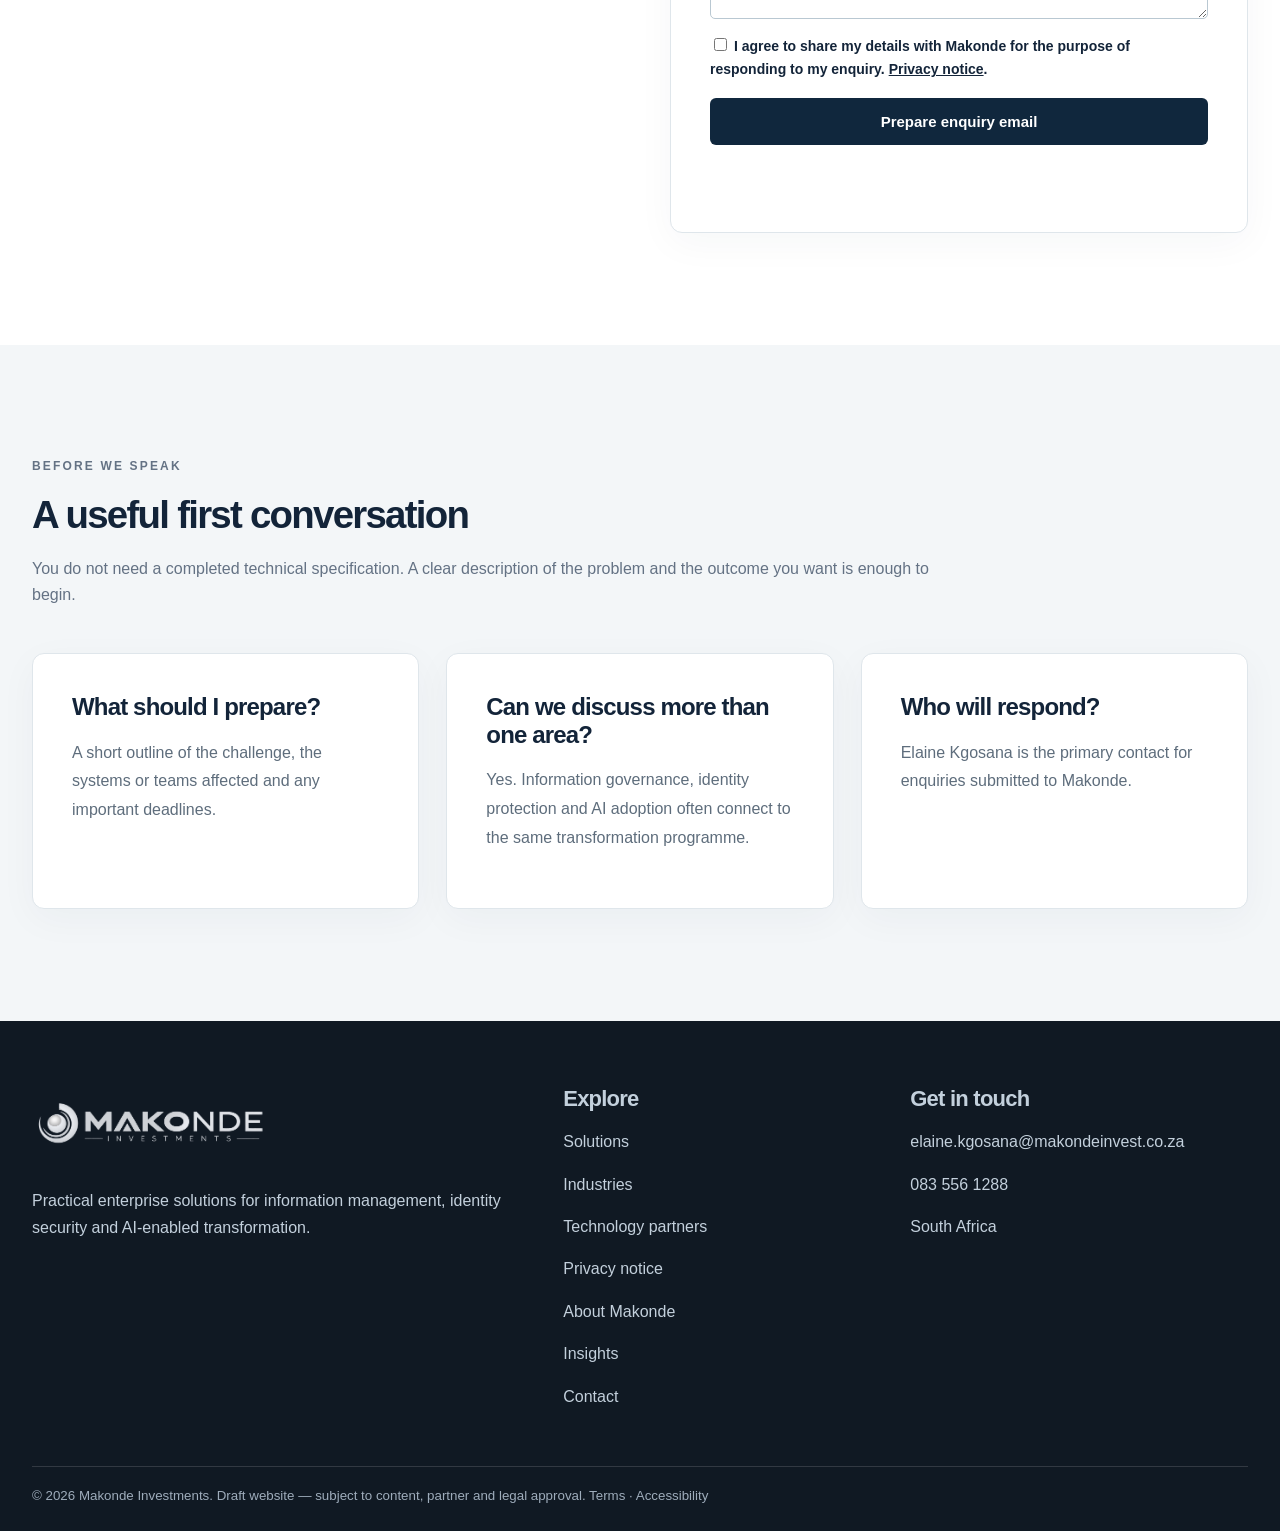
<file: contact.html>
<!DOCTYPE html>

<html lang="en-ZA"><head><meta charset="utf-8"/><meta content="width=device-width,initial-scale=1" name="viewport"/><meta content="Contact Elaine Kgosana at Makonde to discuss information management, identity security or AI transformation." name="description"/><meta content="#161c24" name="theme-color"/><meta content="noindex,nofollow" name="robots"/><title>Contact | Makonde</title><link href="assets/style.css" rel="stylesheet"/><script defer="" src="assets/main.js"></script><link href="assets/favicon.svg" rel="icon" type="image/svg+xml"/><meta content="website" property="og:type"/><meta content="Makonde Investments" property="og:site_name"/><meta content="Contact | Makonde" property="og:title"/><meta content="Contact Elaine Kgosana at Makonde to discuss information management, identity security or AI transformation." property="og:description"/></head><body><div class="topline"></div><header class="header"><div class="wrap nav"><a aria-label="Makonde home" class="brand" href="index.html"><img alt="Makonde Investments logo" decoding="async" src="assets/makonde-logo-light.png"/></a><button aria-controls="site-nav" aria-expanded="false" class="menu-toggle">Menu ☰</button><nav aria-label="Main navigation" class="navlinks" id="site-nav"><a href="index.html">Home</a><a href="about.html">About</a><a href="solutions.html">Solutions</a><a href="industries.html">Industries</a><a href="partners.html">Partners</a><a href="insights.html">Insights</a><a aria-current="page" href="contact.html">Contact</a><a class="btn btn-primary" href="contact.html">Talk to an expert</a></nav></div></header><main><section class="pagehead"><div class="wrap"><p class="eyebrow">Contact</p><h1>Start with your business challenge.</h1><p>Tell us what you are trying to achieve. We will help you identify a practical next step.</p></div></section><section class="section"><div class="wrap"><div class="intro"><p class="eyebrow">Talk to Makonde</p><h2>Contact Elaine Kgosana</h2></div><div class="split"><div><h3>Direct contact</h3><p>For enterprise technology discussions, solution enquiries and partnership conversations.</p><p><strong>Email:</strong> <a href="mailto:elaine.kgosana@makondeinvest.co.za">elaine.kgosana@makondeinvest.co.za</a></p><p><strong>Phone:</strong> <a href="tel:+27835561288">083 556 1288</a></p><p class="notice">Draft-one form: this opens your email application and does not send data to a server. Live form delivery must be implemented and verified before launch.</p></div><div class="card"><h3>Prepare an enquiry</h3><form class="form" id="contact-form"><label>Full name <input autocomplete="name" name="name" required=""/></label><label>Organisation <input autocomplete="organization" name="organisation" required=""/></label><label>Job title <input autocomplete="organization-title" name="title"/></label><label>Work email <input autocomplete="email" name="email" required="" type="email"/></label><label>Phone <input autocomplete="tel" name="phone" type="tel"/></label><label>Area of interest <select name="interest" required=""><option value="">Select an area</option><option>JiVS</option><option>Silverfort</option><option>StrideShift</option><option>General</option></select></label><label>Message <textarea name="message" required=""></textarea></label><label><span><input required="" style="width:auto" type="checkbox"/> I agree to share my details with Makonde for the purpose of responding to my enquiry. <a href="privacy.html">Privacy notice</a>.</span></label><button class="btn btn-light" type="submit">Prepare enquiry email</button><p aria-live="polite" class="mini" id="form-status" role="status"></p></form></div></div></div></section><section class="section section-soft"><div class="wrap"><div class="intro"><p class="eyebrow">Before we speak</p><h2>A useful first conversation</h2><p>You do not need a completed technical specification. A clear description of the problem and the outcome you want is enough to begin.</p></div><div class="grid3"><article class="card"><h3>What should I prepare?</h3><p>A short outline of the challenge, the systems or teams affected and any important deadlines.</p></article><article class="card"><h3>Can we discuss more than one area?</h3><p>Yes. Information governance, identity protection and AI adoption often connect to the same transformation programme.</p></article><article class="card"><h3>Who will respond?</h3><p>Elaine Kgosana is the primary contact for enquiries submitted to Makonde.</p></article></div></div></section></main><footer class="footer"><div class="wrap"><div class="footergrid"><div><img alt="Makonde Investments" decoding="async" loading="lazy" src="assets/makonde-logo-light.png"/><p>Practical enterprise solutions for information management, identity security and AI-enabled transformation.</p></div><div><h3>Explore</h3><p><a href="solutions.html">Solutions</a></p><p><a href="industries.html">Industries</a></p><p><a href="partners.html">Technology partners</a></p><p><a href="privacy.html">Privacy notice</a></p><p><a href="about.html">About Makonde</a></p><p><a href="insights.html">Insights</a></p><p><a href="contact.html">Contact</a></p></div><div><h3>Get in touch</h3><p><a href="mailto:elaine.kgosana@makondeinvest.co.za">elaine.kgosana@makondeinvest.co.za</a></p><p><a href="tel:+27835561288">083 556 1288</a></p><p>South Africa</p></div></div><small>© 2026 Makonde Investments. Draft website — subject to content, partner and legal approval. <a href="terms.html">Terms</a> · <a href="accessibility.html">Accessibility</a></small></div></footer></body></html>
</file>
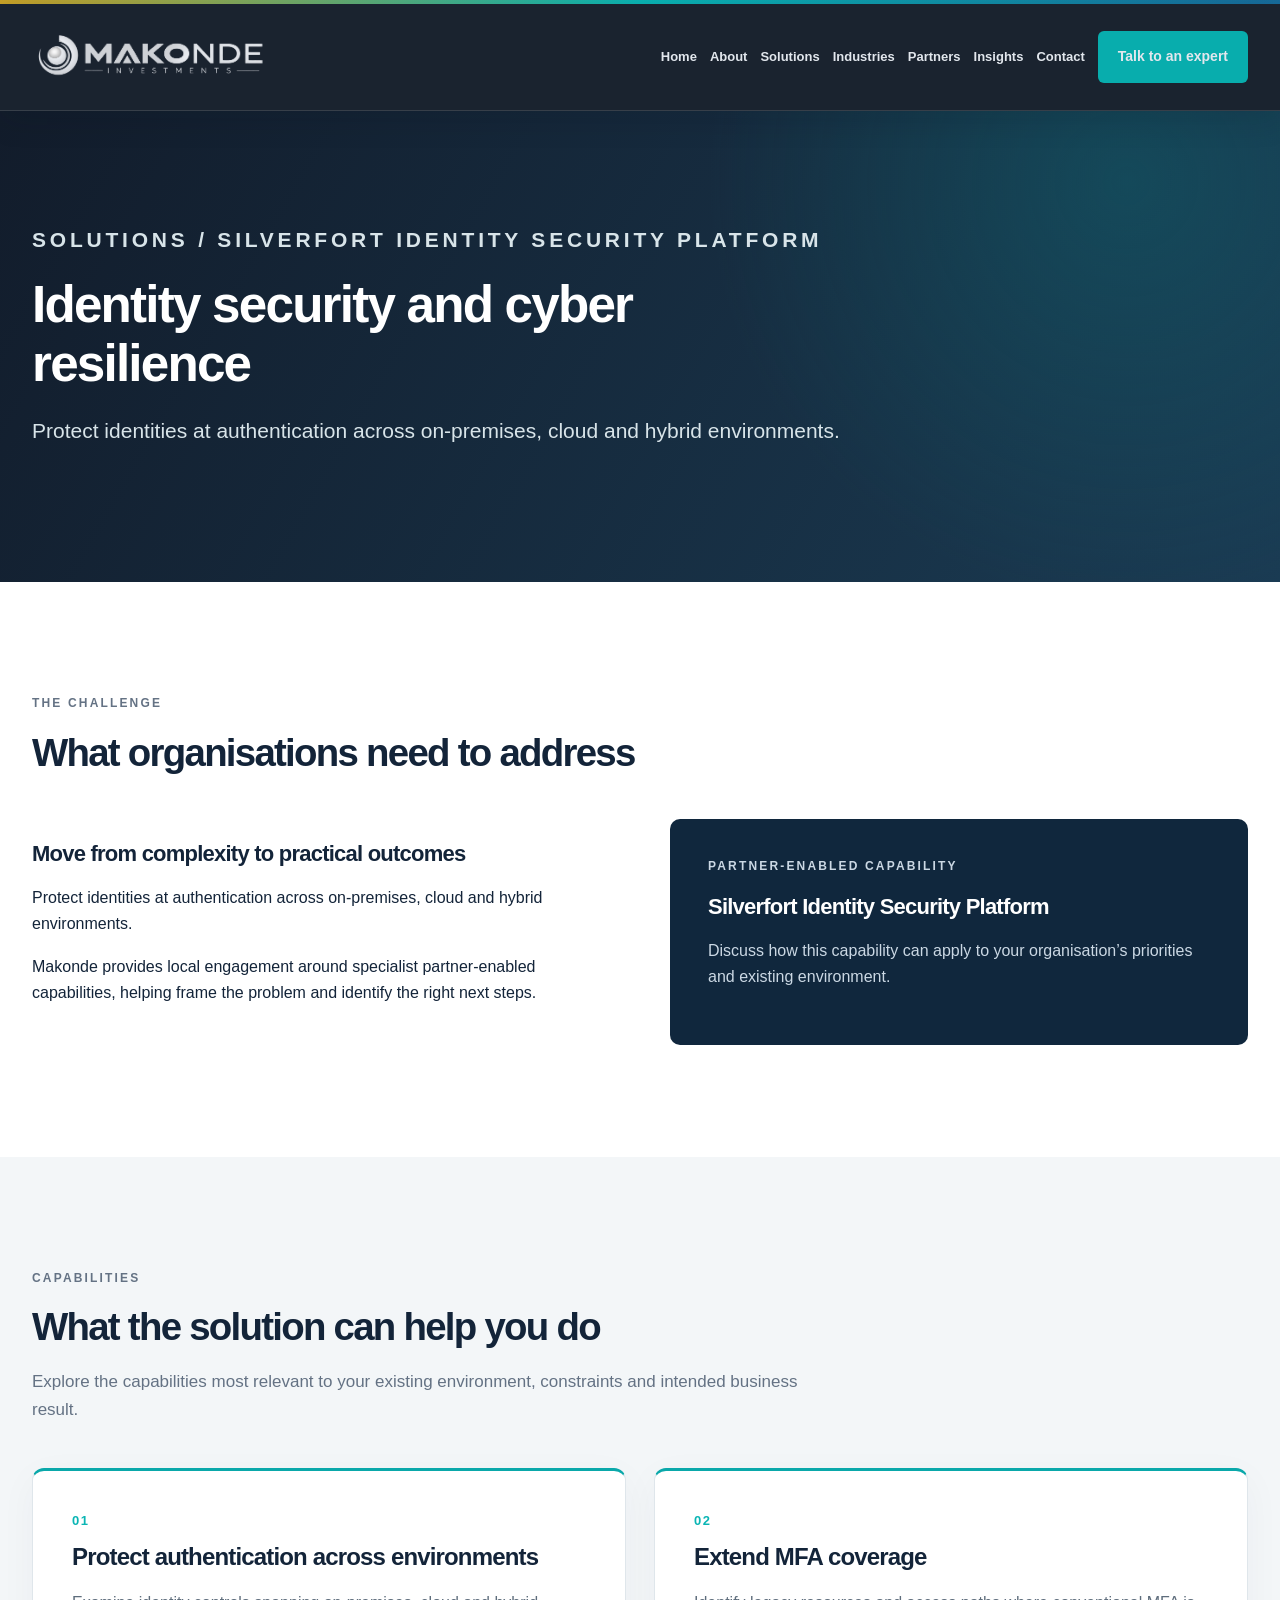
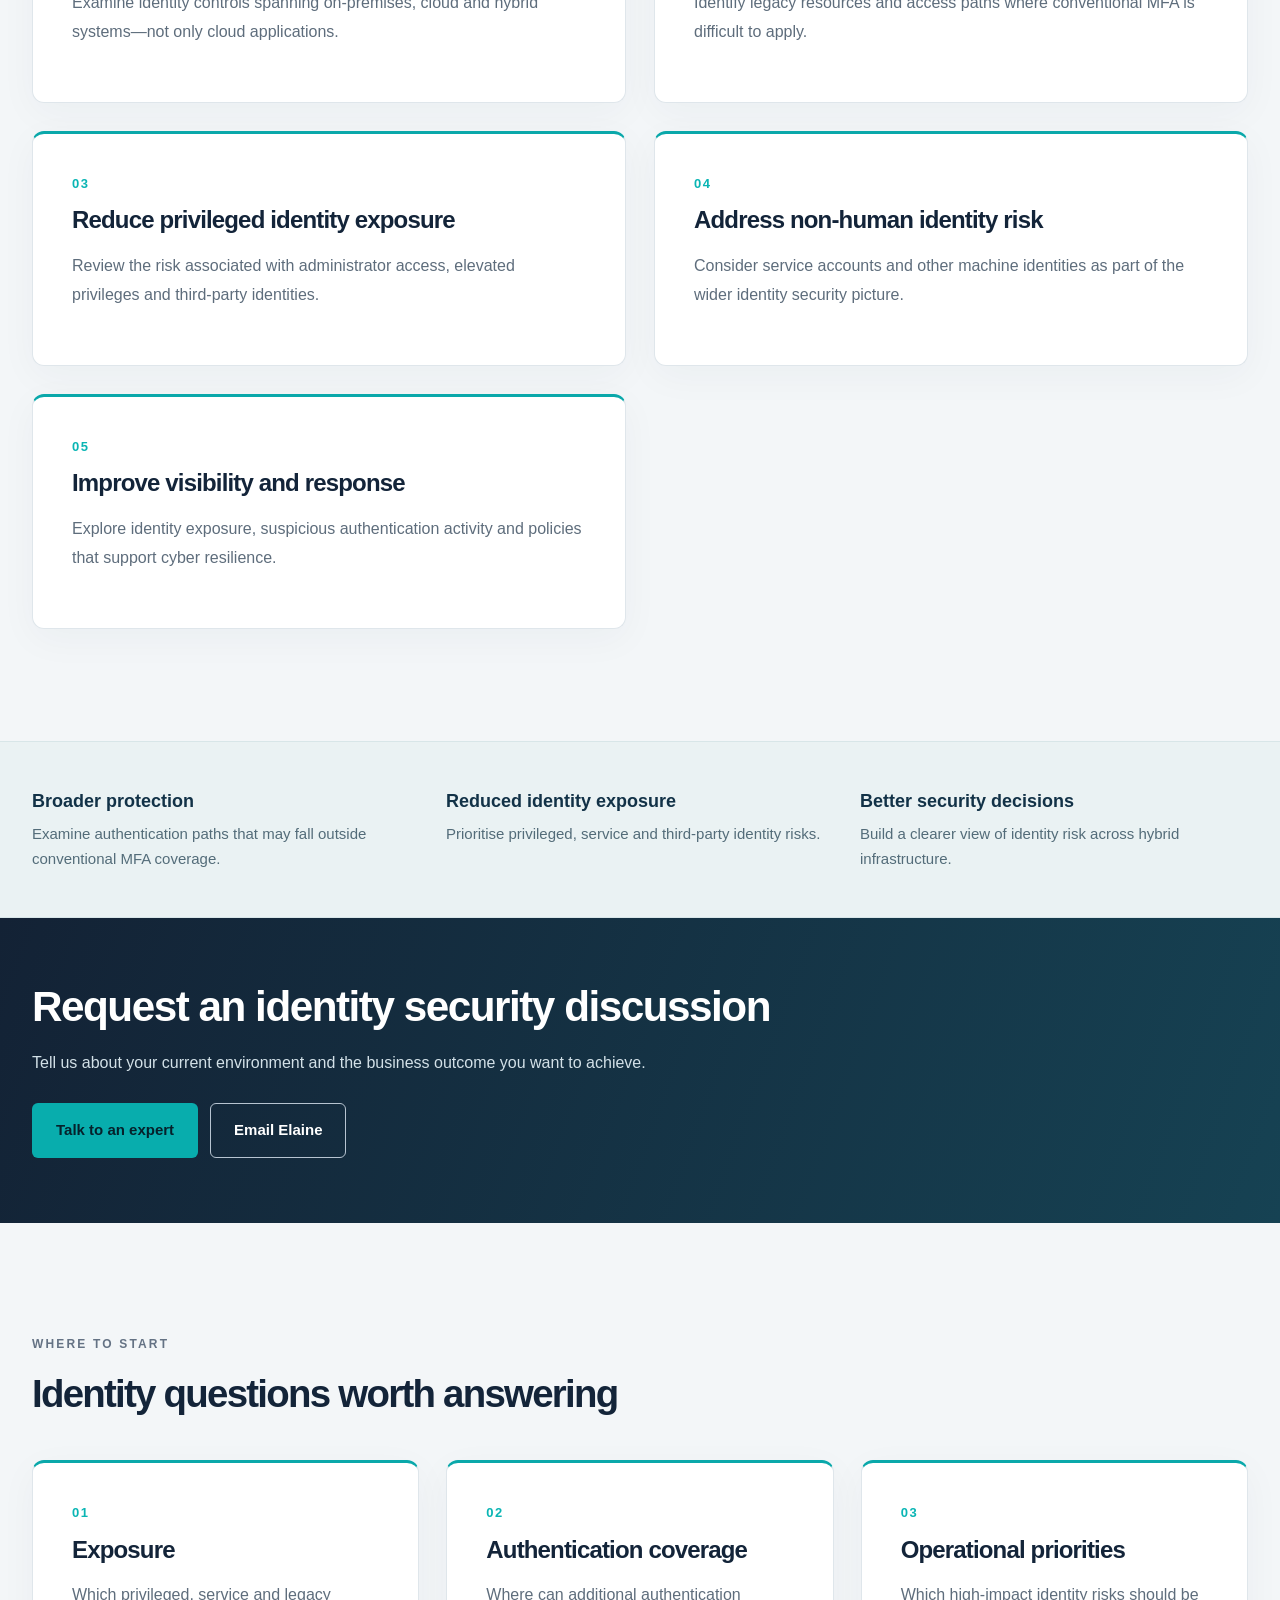
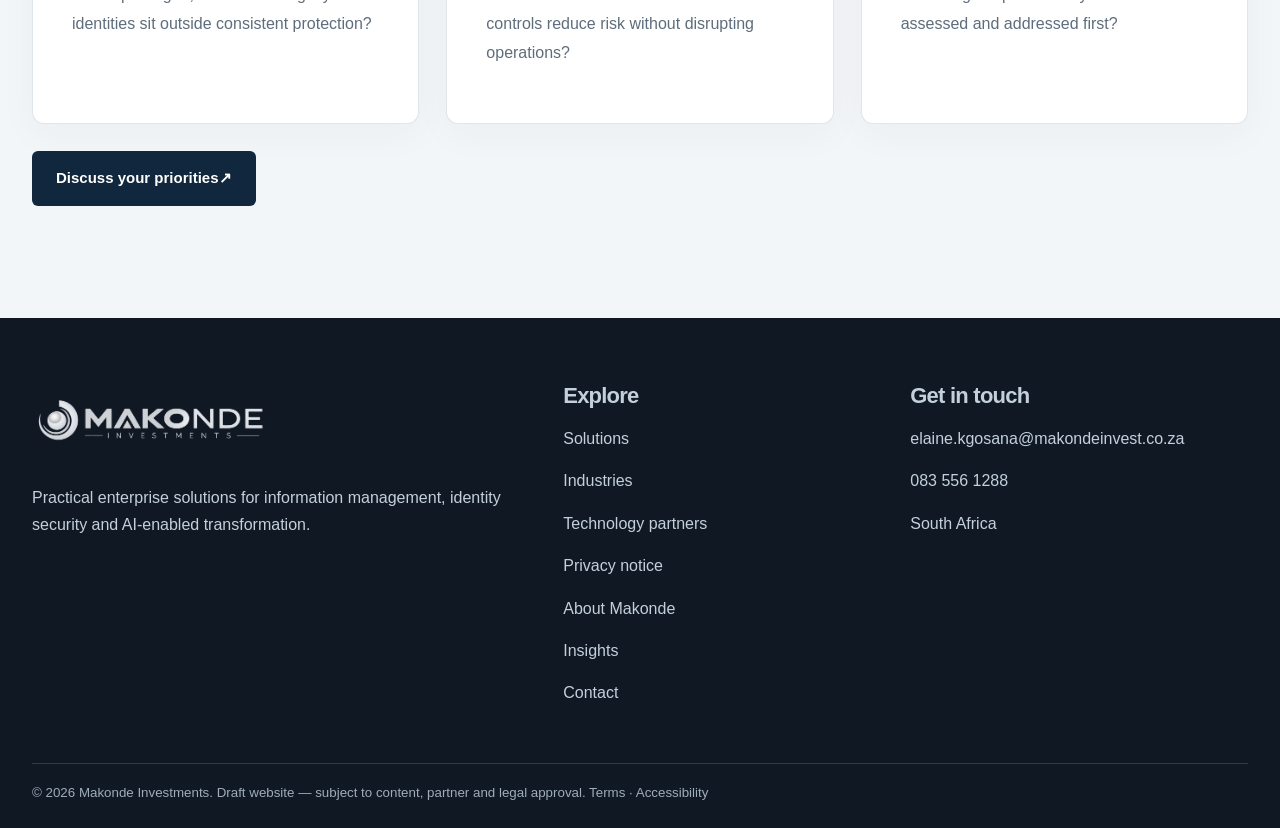
<file: identity-security.html>
<!DOCTYPE html>

<html lang="en-ZA"><head><meta charset="utf-8"/><meta content="width=device-width,initial-scale=1" name="viewport"/><meta content="Protect identities at authentication across on-premises, cloud and hybrid environments." name="description"/><meta content="#161c24" name="theme-color"/><meta content="noindex,nofollow" name="robots"/><title>Identity security and cyber resilience | Makonde</title><link href="assets/style.css" rel="stylesheet"/><script defer="" src="assets/main.js"></script><link href="assets/favicon.svg" rel="icon" type="image/svg+xml"/><meta content="website" property="og:type"/><meta content="Makonde Investments" property="og:site_name"/><meta content="Identity security and cyber resilience | Makonde" property="og:title"/><meta content="Protect identities at authentication across on-premises, cloud and hybrid environments." property="og:description"/></head><body><div class="topline"></div><header class="header"><div class="wrap nav"><a aria-label="Makonde home" class="brand" href="index.html"><img alt="Makonde Investments logo" decoding="async" src="assets/makonde-logo-light.png"/></a><button aria-controls="site-nav" aria-expanded="false" class="menu-toggle">Menu ☰</button><nav aria-label="Main navigation" class="navlinks" id="site-nav"><a href="index.html">Home</a><a href="about.html">About</a><a href="solutions.html">Solutions</a><a href="industries.html">Industries</a><a href="partners.html">Partners</a><a href="insights.html">Insights</a><a href="contact.html">Contact</a><a class="btn btn-primary" href="contact.html">Talk to an expert</a></nav></div></header><main><section class="pagehead"><div class="wrap"><p class="eyebrow">Solutions / Silverfort Identity Security Platform</p><h1>Identity security and cyber resilience</h1><p>Protect identities at authentication across on-premises, cloud and hybrid environments.</p></div></section><section class="section"><div class="wrap"><div class="intro"><p class="eyebrow">The challenge</p><h2>What organisations need to address</h2></div><div class="split"><div><h3>Move from complexity to practical outcomes</h3><p>Protect identities at authentication across on-premises, cloud and hybrid environments.</p><p>Makonde provides local engagement around specialist partner-enabled capabilities, helping frame the problem and identify the right next steps.</p></div><div class="panel"><p class="eyebrow">Partner-enabled capability</p><h3>Silverfort Identity Security Platform</h3><p>Discuss how this capability can apply to your organisation’s priorities and existing environment.</p></div></div></div></section><section class="section section-soft"><div class="wrap"><div class="intro"><p class="eyebrow">Capabilities</p><h2>What the solution can help you do</h2><p class="section-kicker">Explore the capabilities most relevant to your existing environment, constraints and intended business result.</p></div><div class="grid2"><article class="card card-accent"><span class="number">01</span><h3>Protect authentication across environments</h3><p>Examine identity controls spanning on-premises, cloud and hybrid systems—not only cloud applications.</p></article><article class="card card-accent"><span class="number">02</span><h3>Extend MFA coverage</h3><p>Identify legacy resources and access paths where conventional MFA is difficult to apply.</p></article><article class="card card-accent"><span class="number">03</span><h3>Reduce privileged identity exposure</h3><p>Review the risk associated with administrator access, elevated privileges and third-party identities.</p></article><article class="card card-accent"><span class="number">04</span><h3>Address non-human identity risk</h3><p>Consider service accounts and other machine identities as part of the wider identity security picture.</p></article><article class="card card-accent"><span class="number">05</span><h3>Improve visibility and response</h3><p>Explore identity exposure, suspicious authentication activity and policies that support cyber resilience.</p></article></div></div></section><section class="outcome-band"><div class="wrap"><div><strong>Broader protection</strong><span>Examine authentication paths that may fall outside conventional MFA coverage.</span></div><div><strong>Reduced identity exposure</strong><span>Prioritise privileged, service and third-party identity risks.</span></div><div><strong>Better security decisions</strong><span>Build a clearer view of identity risk across hybrid infrastructure.</span></div></div></section><section class="banner"><div class="wrap"><h2>Request an identity security discussion</h2><p>Tell us about your current environment and the business outcome you want to achieve.</p><div class="actions"><a class="btn btn-primary" href="contact.html">Talk to an expert</a><a class="btn btn-outline" href="mailto:elaine.kgosana@makondeinvest.co.za">Email Elaine</a></div></div></section><section class="section section-soft"><div class="wrap"><div class="intro"><p class="eyebrow">Where to start</p><h2>Identity questions worth answering</h2></div><div class="grid3"><article class="card card-accent"><span class="number">01</span><h3>Exposure</h3><p>Which privileged, service and legacy identities sit outside consistent protection?</p></article><article class="card card-accent"><span class="number">02</span><h3>Authentication coverage</h3><p>Where can additional authentication controls reduce risk without disrupting operations?</p></article><article class="card card-accent"><span class="number">03</span><h3>Operational priorities</h3><p>Which high-impact identity risks should be assessed and addressed first?</p></article></div><div class="actions"><a class="btn btn-light" href="contact.html">Discuss your priorities <span aria-hidden="true">↗</span></a></div></div></section></main><footer class="footer"><div class="wrap"><div class="footergrid"><div><img alt="Makonde Investments" decoding="async" loading="lazy" src="assets/makonde-logo-light.png"/><p>Practical enterprise solutions for information management, identity security and AI-enabled transformation.</p></div><div><h3>Explore</h3><p><a href="solutions.html">Solutions</a></p><p><a href="industries.html">Industries</a></p><p><a href="partners.html">Technology partners</a></p><p><a href="privacy.html">Privacy notice</a></p><p><a href="about.html">About Makonde</a></p><p><a href="insights.html">Insights</a></p><p><a href="contact.html">Contact</a></p></div><div><h3>Get in touch</h3><p><a href="mailto:elaine.kgosana@makondeinvest.co.za">elaine.kgosana@makondeinvest.co.za</a></p><p><a href="tel:+27835561288">083 556 1288</a></p><p>South Africa</p></div></div><small>© 2026 Makonde Investments. Draft website — subject to content, partner and legal approval. <a href="terms.html">Terms</a> · <a href="accessibility.html">Accessibility</a></small></div></footer></body></html>
</file>
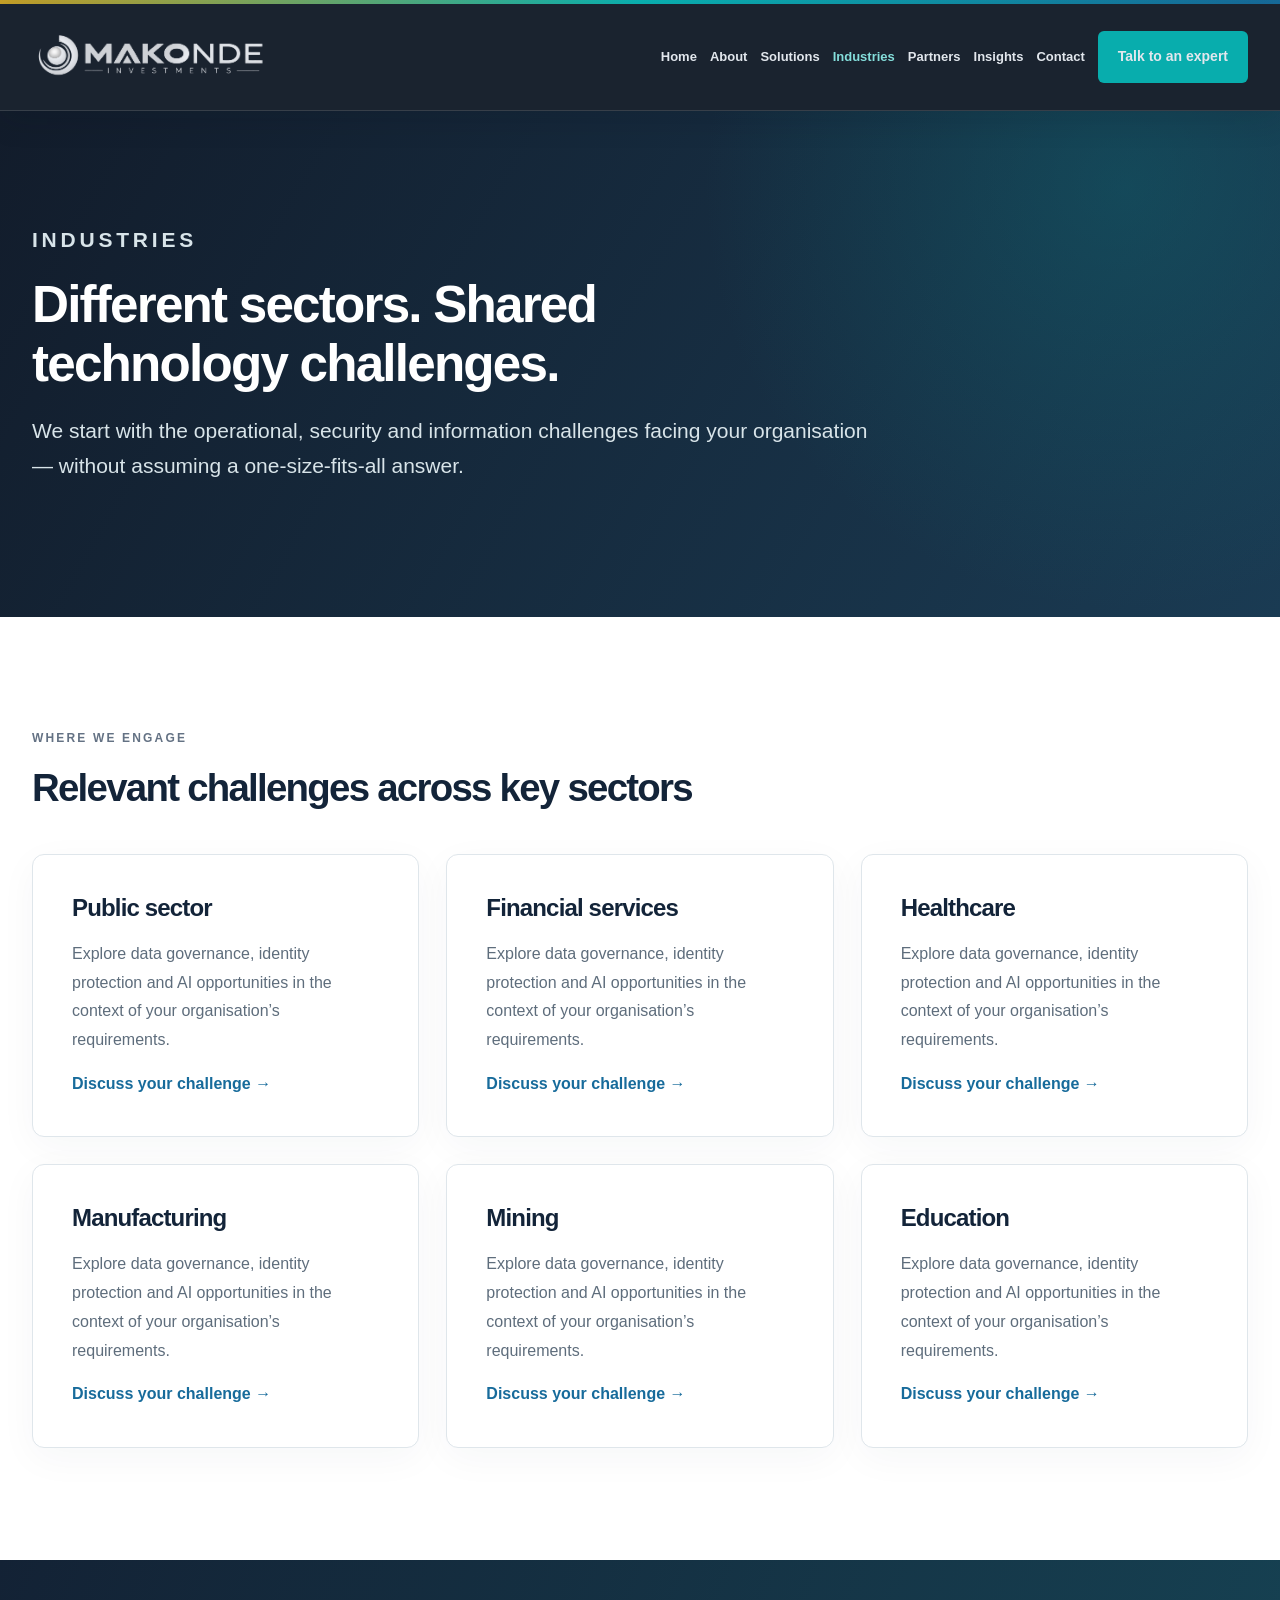
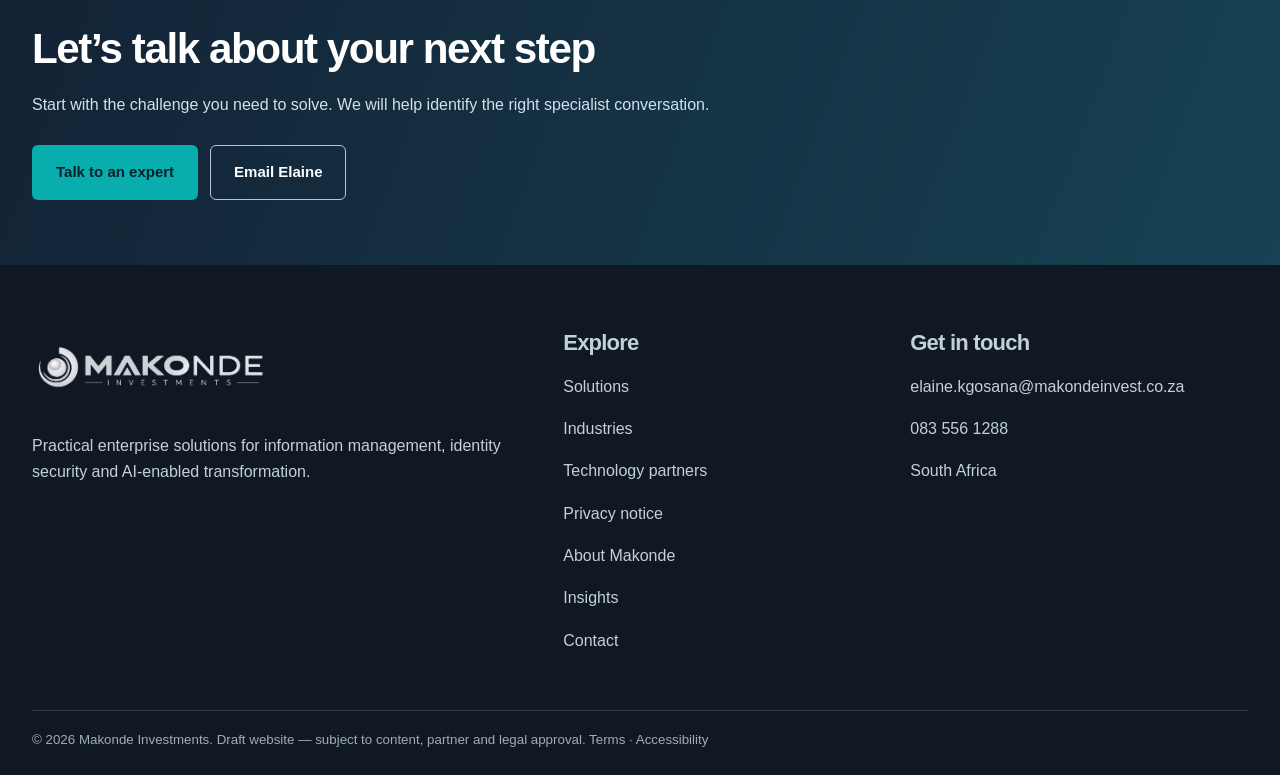
<file: industries.html>
<!DOCTYPE html>
<html lang="en-ZA"><head><meta charset="utf-8"/><meta content="width=device-width,initial-scale=1" name="viewport"/><meta content="Sector-specific enterprise technology priorities for South African organisations." name="description"/><meta content="#161c24" name="theme-color"/><meta content="noindex,nofollow" name="robots"/><title>Industries | Makonde</title><link href="assets/style.css" rel="stylesheet"/><script defer="" src="assets/main.js"></script><link href="assets/favicon.svg" rel="icon" type="image/svg+xml"/><meta content="website" property="og:type"/><meta content="Makonde Investments" property="og:site_name"/><meta content="Industries | Makonde" property="og:title"/><meta content="Sector-specific enterprise technology priorities for South African organisations." property="og:description"/></head><body><div class="topline"></div><header class="header"><div class="wrap nav"><a aria-label="Makonde home" class="brand" href="index.html"><img alt="Makonde Investments logo" decoding="async" src="assets/makonde-logo-light.png"/></a><button aria-controls="site-nav" aria-expanded="false" class="menu-toggle">Menu ☰</button><nav aria-label="Main navigation" class="navlinks" id="site-nav"><a href="index.html">Home</a><a href="about.html">About</a><a href="solutions.html">Solutions</a><a aria-current="page" href="industries.html">Industries</a><a href="partners.html">Partners</a><a href="insights.html">Insights</a><a href="contact.html">Contact</a><a class="btn btn-primary" href="contact.html">Talk to an expert</a></nav></div></header><main><section class="pagehead"><div class="wrap"><p class="eyebrow">Industries</p><h1>Different sectors. Shared technology challenges.</h1><p>We start with the operational, security and information challenges facing your organisation — without assuming a one-size-fits-all answer.</p></div></section><section class="section"><div class="wrap"><div class="intro"><p class="eyebrow">Where we engage</p><h2>Relevant challenges across key sectors</h2></div><div class="grid3"><article class="card"><h3>Public sector</h3><p>Explore data governance, identity protection and AI opportunities in the context of your organisation’s requirements.</p><a class="more" href="contact.html">Discuss your challenge →</a></article><article class="card"><h3>Financial services</h3><p>Explore data governance, identity protection and AI opportunities in the context of your organisation’s requirements.</p><a class="more" href="contact.html">Discuss your challenge →</a></article><article class="card"><h3>Healthcare</h3><p>Explore data governance, identity protection and AI opportunities in the context of your organisation’s requirements.</p><a class="more" href="contact.html">Discuss your challenge →</a></article><article class="card"><h3>Manufacturing</h3><p>Explore data governance, identity protection and AI opportunities in the context of your organisation’s requirements.</p><a class="more" href="contact.html">Discuss your challenge →</a></article><article class="card"><h3>Mining</h3><p>Explore data governance, identity protection and AI opportunities in the context of your organisation’s requirements.</p><a class="more" href="contact.html">Discuss your challenge →</a></article><article class="card"><h3>Education</h3><p>Explore data governance, identity protection and AI opportunities in the context of your organisation’s requirements.</p><a class="more" href="contact.html">Discuss your challenge →</a></article></div></div></section><section class="banner"><div class="wrap"><h2>Let’s talk about your next step</h2><p>Start with the challenge you need to solve. We will help identify the right specialist conversation.</p><div class="actions"><a class="btn btn-primary" href="contact.html">Talk to an expert</a><a class="btn btn-outline" href="mailto:elaine.kgosana@makondeinvest.co.za">Email Elaine</a></div></div></section></main><footer class="footer"><div class="wrap"><div class="footergrid"><div><img alt="Makonde Investments" decoding="async" loading="lazy" src="assets/makonde-logo-light.png"/><p>Practical enterprise solutions for information management, identity security and AI-enabled transformation.</p></div><div><h3>Explore</h3><p><a href="solutions.html">Solutions</a></p><p><a href="industries.html">Industries</a></p><p><a href="partners.html">Technology partners</a></p><p><a href="privacy.html">Privacy notice</a></p><p><a href="about.html">About Makonde</a></p><p><a href="insights.html">Insights</a></p><p><a href="contact.html">Contact</a></p></div><div><h3>Get in touch</h3><p><a href="mailto:elaine.kgosana@makondeinvest.co.za">elaine.kgosana@makondeinvest.co.za</a></p><p><a href="tel:+27835561288">083 556 1288</a></p><p>South Africa</p></div></div><small>© 2026 Makonde Investments. Draft website — subject to content, partner and legal approval. <a href="terms.html">Terms</a> · <a href="accessibility.html">Accessibility</a></small></div></footer></body></html>
</file>
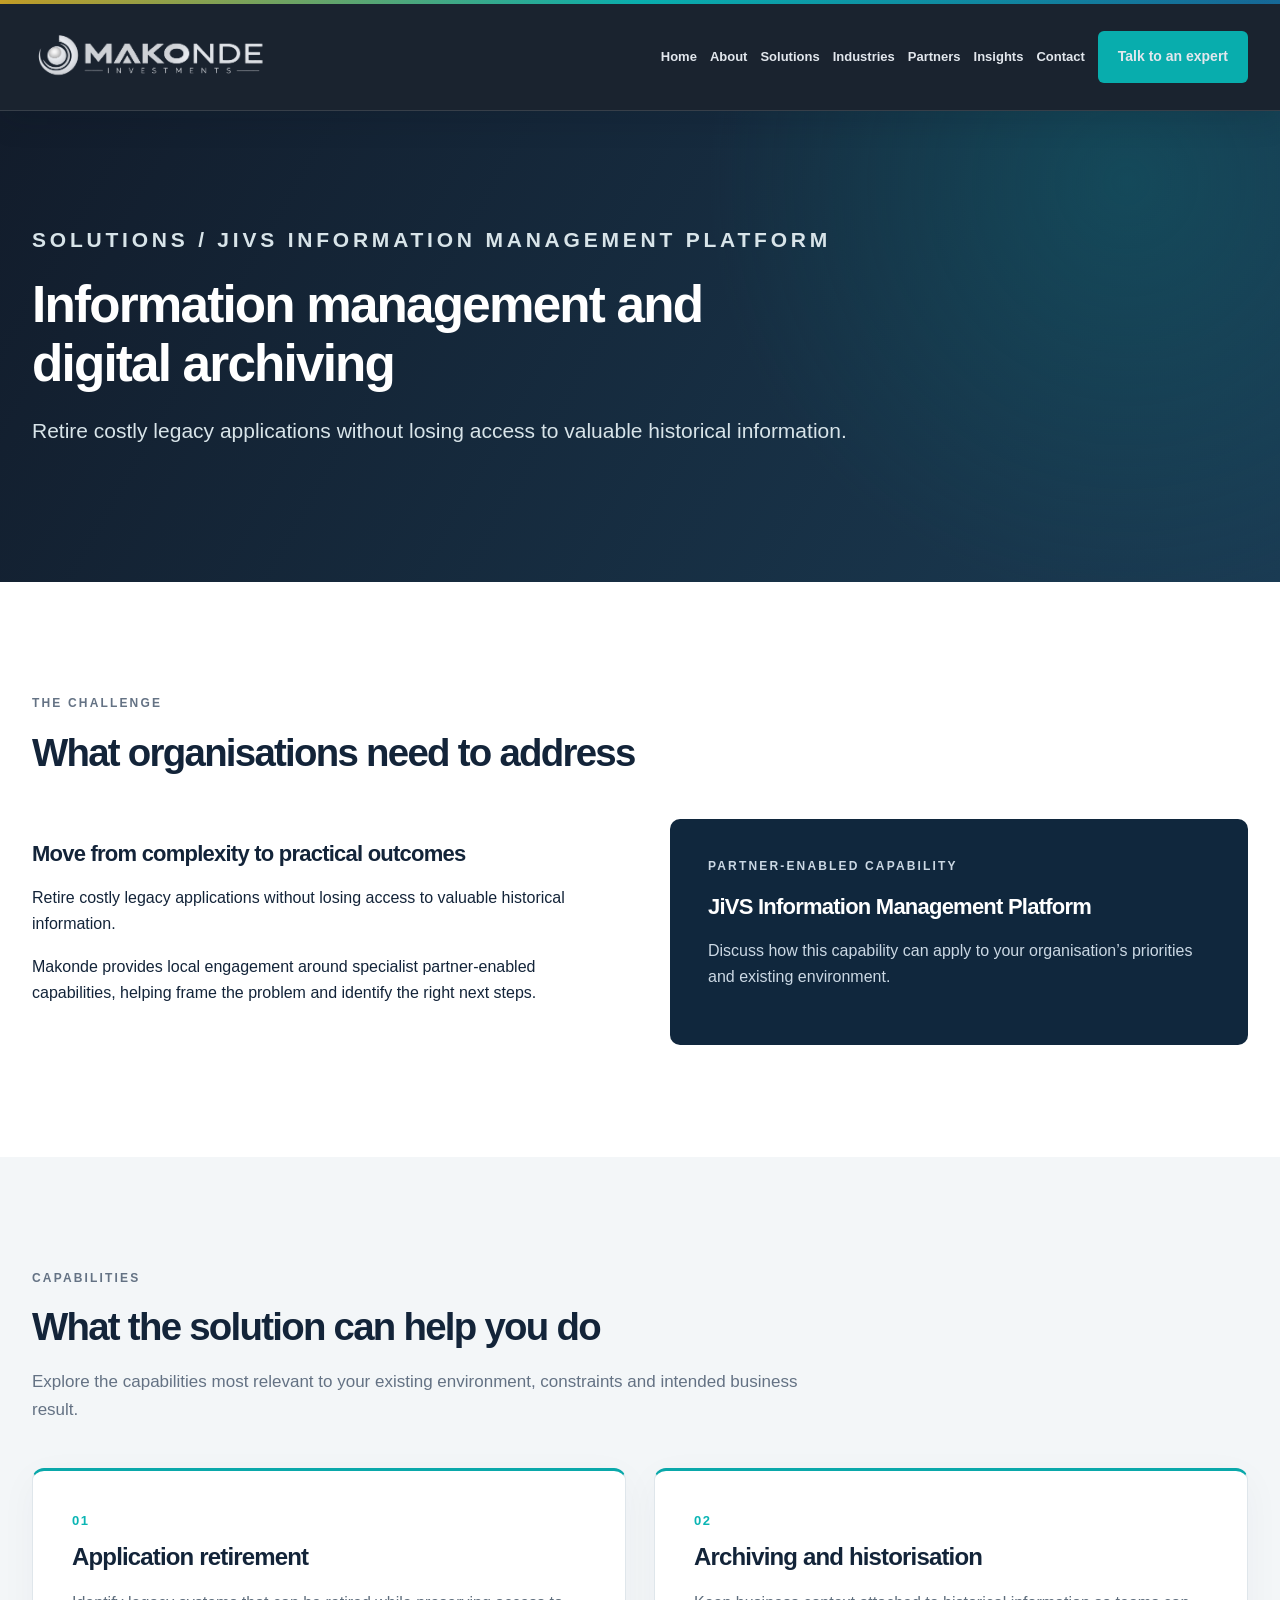
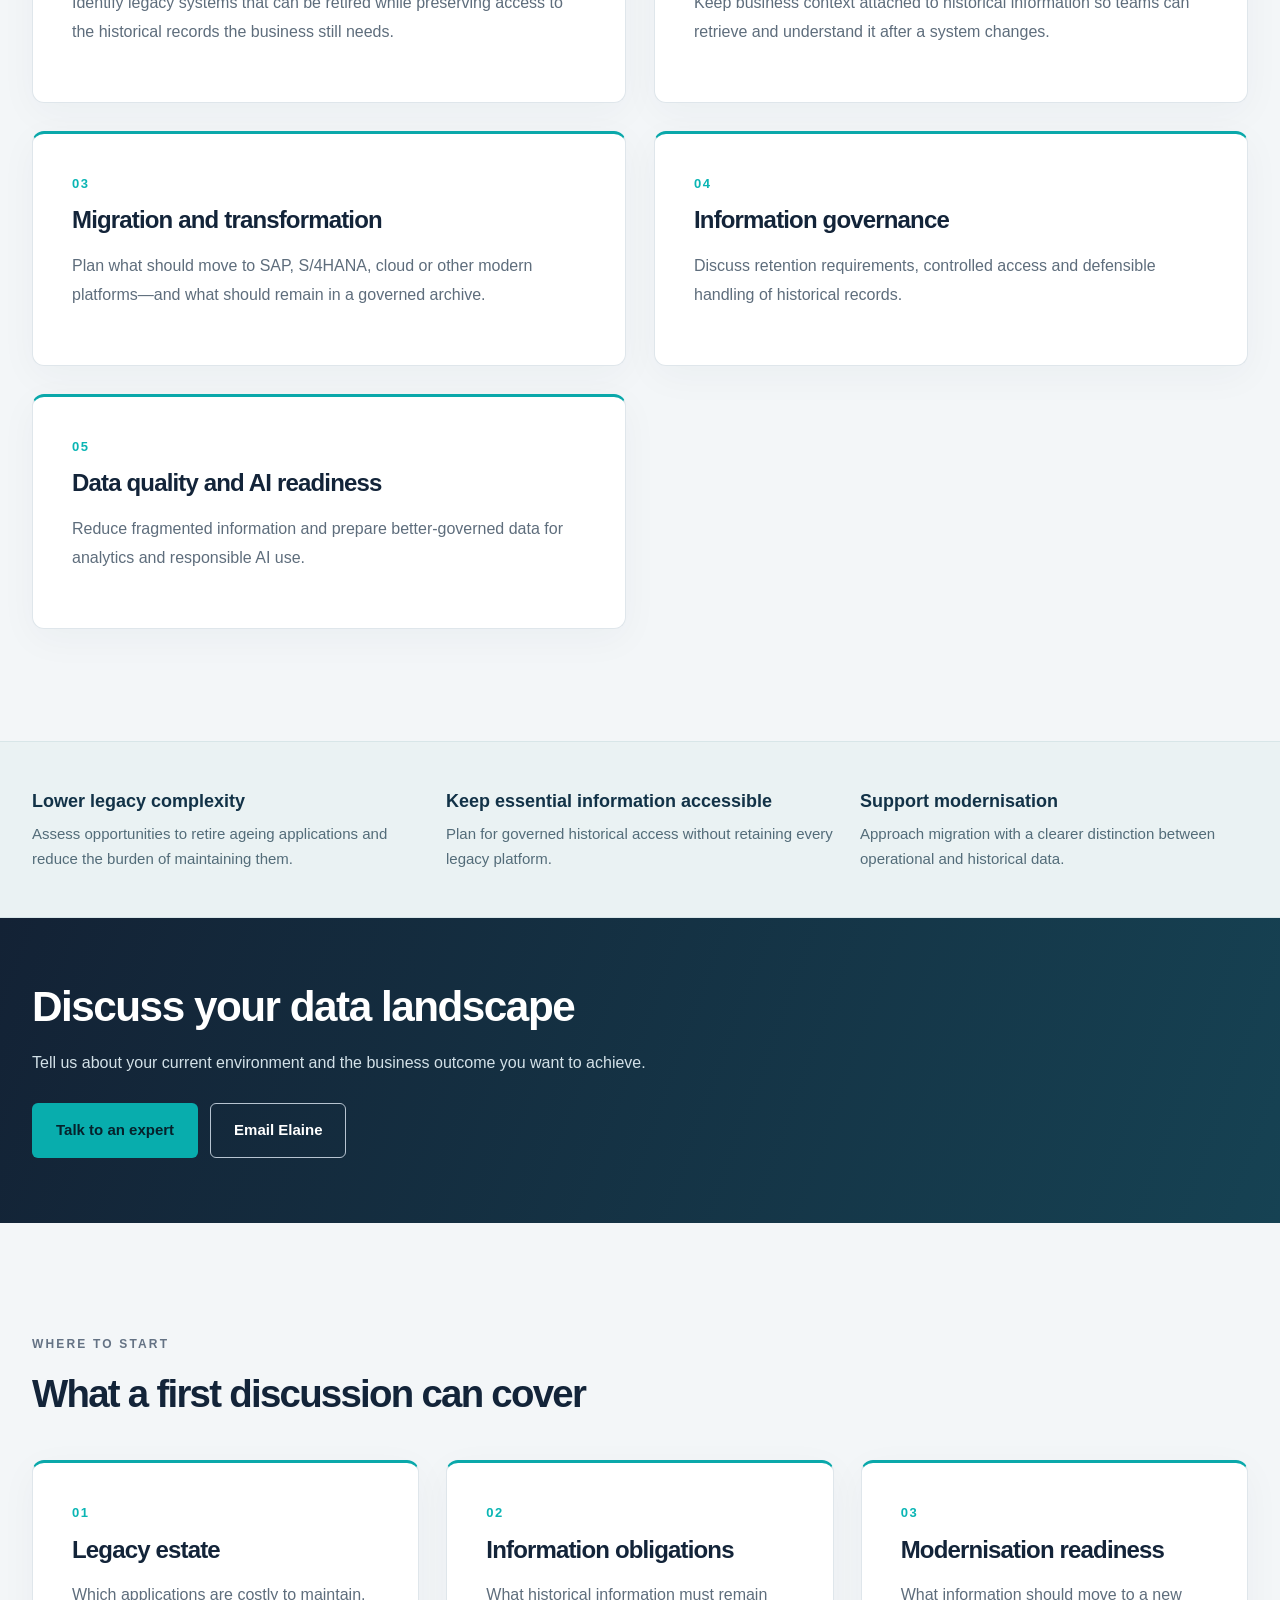
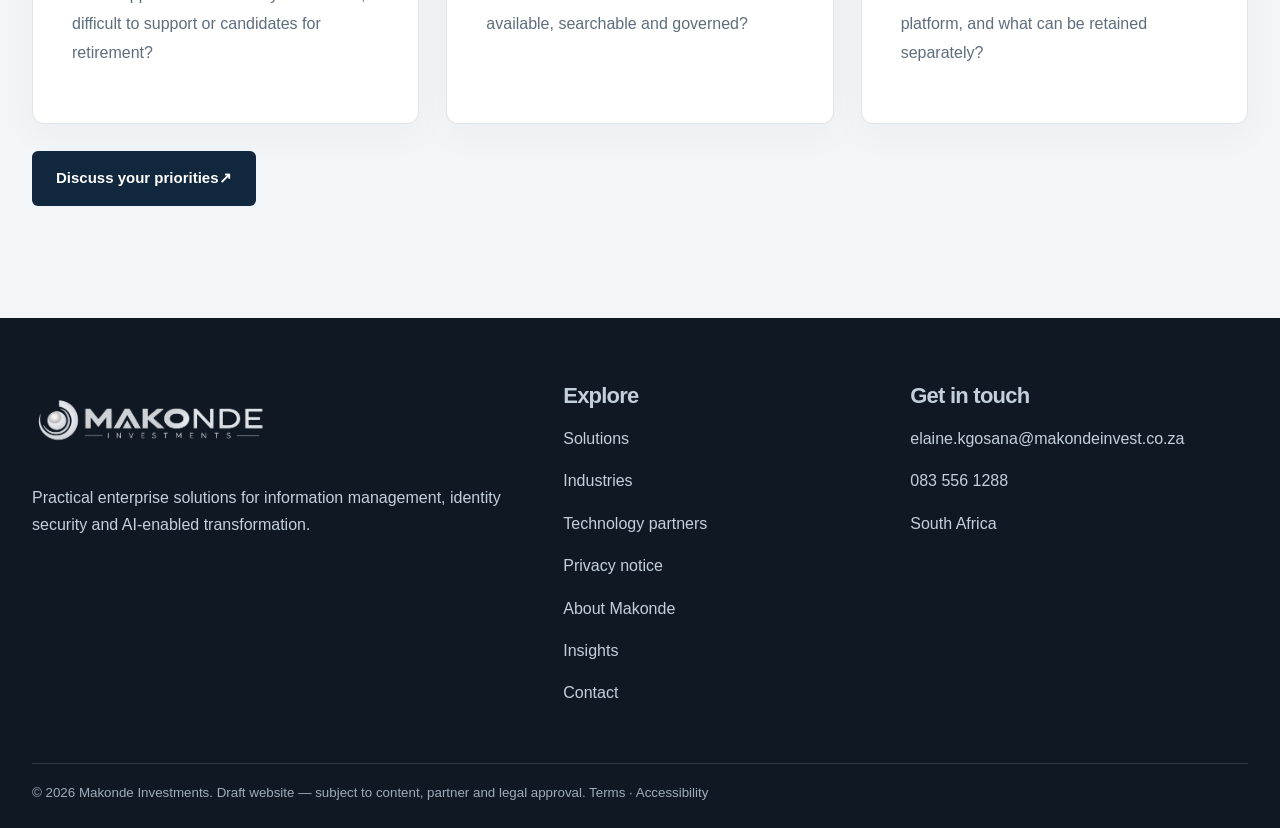
<file: information-management.html>
<!DOCTYPE html>

<html lang="en-ZA"><head><meta charset="utf-8"/><meta content="width=device-width,initial-scale=1" name="viewport"/><meta content="Retire costly legacy applications without losing access to valuable historical information." name="description"/><meta content="#161c24" name="theme-color"/><meta content="noindex,nofollow" name="robots"/><title>Information management and digital archiving | Makonde</title><link href="assets/style.css" rel="stylesheet"/><script defer="" src="assets/main.js"></script><link href="assets/favicon.svg" rel="icon" type="image/svg+xml"/><meta content="website" property="og:type"/><meta content="Makonde Investments" property="og:site_name"/><meta content="Information management and digital archiving | Makonde" property="og:title"/><meta content="Retire costly legacy applications without losing access to valuable historical information." property="og:description"/></head><body><div class="topline"></div><header class="header"><div class="wrap nav"><a aria-label="Makonde home" class="brand" href="index.html"><img alt="Makonde Investments logo" decoding="async" src="assets/makonde-logo-light.png"/></a><button aria-controls="site-nav" aria-expanded="false" class="menu-toggle">Menu ☰</button><nav aria-label="Main navigation" class="navlinks" id="site-nav"><a href="index.html">Home</a><a href="about.html">About</a><a href="solutions.html">Solutions</a><a href="industries.html">Industries</a><a href="partners.html">Partners</a><a href="insights.html">Insights</a><a href="contact.html">Contact</a><a class="btn btn-primary" href="contact.html">Talk to an expert</a></nav></div></header><main><section class="pagehead"><div class="wrap"><p class="eyebrow">Solutions / JiVS Information Management Platform</p><h1>Information management and digital archiving</h1><p>Retire costly legacy applications without losing access to valuable historical information.</p></div></section><section class="section"><div class="wrap"><div class="intro"><p class="eyebrow">The challenge</p><h2>What organisations need to address</h2></div><div class="split"><div><h3>Move from complexity to practical outcomes</h3><p>Retire costly legacy applications without losing access to valuable historical information.</p><p>Makonde provides local engagement around specialist partner-enabled capabilities, helping frame the problem and identify the right next steps.</p></div><div class="panel"><p class="eyebrow">Partner-enabled capability</p><h3>JiVS Information Management Platform</h3><p>Discuss how this capability can apply to your organisation’s priorities and existing environment.</p></div></div></div></section><section class="section section-soft"><div class="wrap"><div class="intro"><p class="eyebrow">Capabilities</p><h2>What the solution can help you do</h2><p class="section-kicker">Explore the capabilities most relevant to your existing environment, constraints and intended business result.</p></div><div class="grid2"><article class="card card-accent"><span class="number">01</span><h3>Application retirement</h3><p>Identify legacy systems that can be retired while preserving access to the historical records the business still needs.</p></article><article class="card card-accent"><span class="number">02</span><h3>Archiving and historisation</h3><p>Keep business context attached to historical information so teams can retrieve and understand it after a system changes.</p></article><article class="card card-accent"><span class="number">03</span><h3>Migration and transformation</h3><p>Plan what should move to SAP, S/4HANA, cloud or other modern platforms—and what should remain in a governed archive.</p></article><article class="card card-accent"><span class="number">04</span><h3>Information governance</h3><p>Discuss retention requirements, controlled access and defensible handling of historical records.</p></article><article class="card card-accent"><span class="number">05</span><h3>Data quality and AI readiness</h3><p>Reduce fragmented information and prepare better-governed data for analytics and responsible AI use.</p></article></div></div></section><section class="outcome-band"><div class="wrap"><div><strong>Lower legacy complexity</strong><span>Assess opportunities to retire ageing applications and reduce the burden of maintaining them.</span></div><div><strong>Keep essential information accessible</strong><span>Plan for governed historical access without retaining every legacy platform.</span></div><div><strong>Support modernisation</strong><span>Approach migration with a clearer distinction between operational and historical data.</span></div></div></section><section class="banner"><div class="wrap"><h2>Discuss your data landscape</h2><p>Tell us about your current environment and the business outcome you want to achieve.</p><div class="actions"><a class="btn btn-primary" href="contact.html">Talk to an expert</a><a class="btn btn-outline" href="mailto:elaine.kgosana@makondeinvest.co.za">Email Elaine</a></div></div></section><section class="section section-soft"><div class="wrap"><div class="intro"><p class="eyebrow">Where to start</p><h2>What a first discussion can cover</h2></div><div class="grid3"><article class="card card-accent"><span class="number">01</span><h3>Legacy estate</h3><p>Which applications are costly to maintain, difficult to support or candidates for retirement?</p></article><article class="card card-accent"><span class="number">02</span><h3>Information obligations</h3><p>What historical information must remain available, searchable and governed?</p></article><article class="card card-accent"><span class="number">03</span><h3>Modernisation readiness</h3><p>What information should move to a new platform, and what can be retained separately?</p></article></div><div class="actions"><a class="btn btn-light" href="contact.html">Discuss your priorities <span aria-hidden="true">↗</span></a></div></div></section></main><footer class="footer"><div class="wrap"><div class="footergrid"><div><img alt="Makonde Investments" decoding="async" loading="lazy" src="assets/makonde-logo-light.png"/><p>Practical enterprise solutions for information management, identity security and AI-enabled transformation.</p></div><div><h3>Explore</h3><p><a href="solutions.html">Solutions</a></p><p><a href="industries.html">Industries</a></p><p><a href="partners.html">Technology partners</a></p><p><a href="privacy.html">Privacy notice</a></p><p><a href="about.html">About Makonde</a></p><p><a href="insights.html">Insights</a></p><p><a href="contact.html">Contact</a></p></div><div><h3>Get in touch</h3><p><a href="mailto:elaine.kgosana@makondeinvest.co.za">elaine.kgosana@makondeinvest.co.za</a></p><p><a href="tel:+27835561288">083 556 1288</a></p><p>South Africa</p></div></div><small>© 2026 Makonde Investments. Draft website — subject to content, partner and legal approval. <a href="terms.html">Terms</a> · <a href="accessibility.html">Accessibility</a></small></div></footer></body></html>
</file>
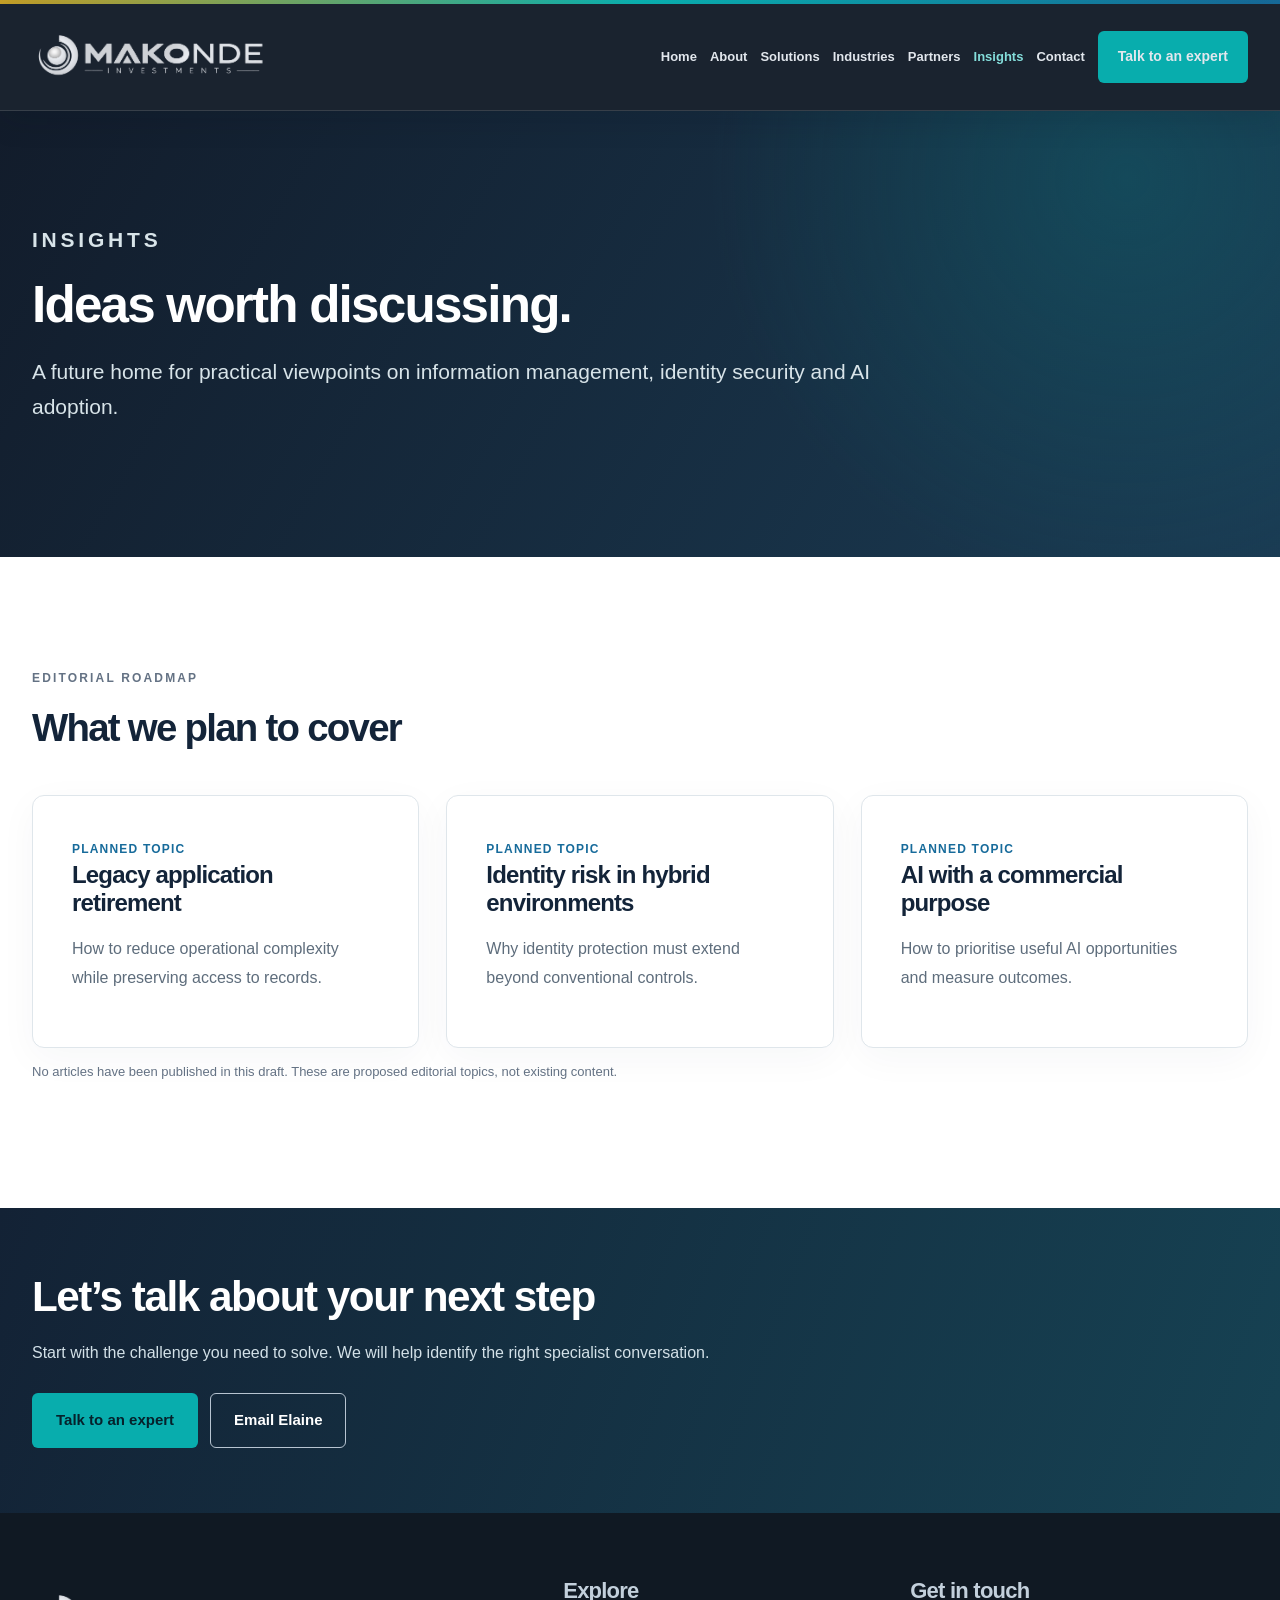
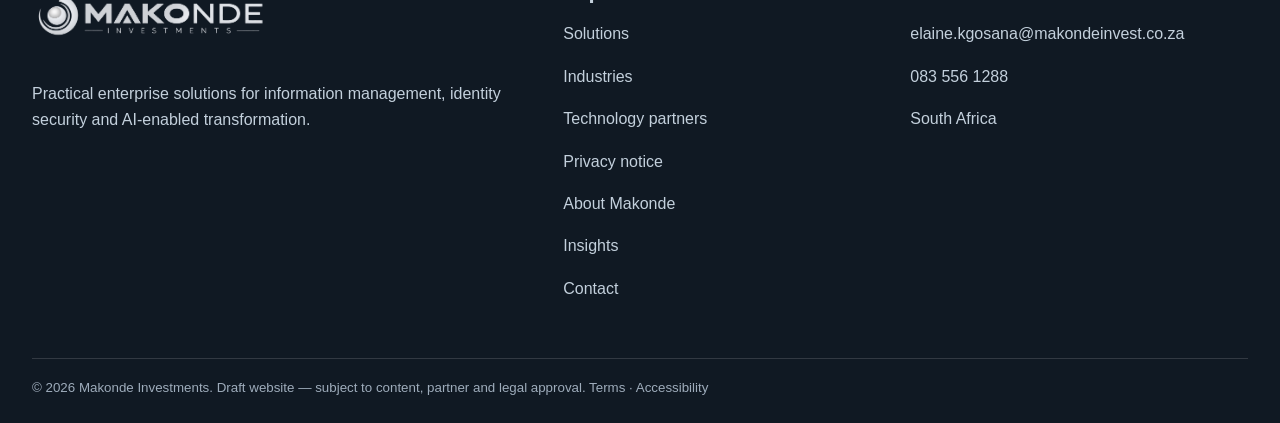
<file: insights.html>
<!DOCTYPE html>
<html lang="en-ZA"><head><meta charset="utf-8"/><meta content="width=device-width,initial-scale=1" name="viewport"/><meta content="Makonde perspectives on information governance, identity security and practical AI." name="description"/><meta content="#161c24" name="theme-color"/><meta content="noindex,nofollow" name="robots"/><title>Insights | Makonde</title><link href="assets/style.css" rel="stylesheet"/><script defer="" src="assets/main.js"></script><link href="assets/favicon.svg" rel="icon" type="image/svg+xml"/><meta content="website" property="og:type"/><meta content="Makonde Investments" property="og:site_name"/><meta content="Insights | Makonde" property="og:title"/><meta content="Makonde perspectives on information governance, identity security and practical AI." property="og:description"/></head><body><div class="topline"></div><header class="header"><div class="wrap nav"><a aria-label="Makonde home" class="brand" href="index.html"><img alt="Makonde Investments logo" decoding="async" src="assets/makonde-logo-light.png"/></a><button aria-controls="site-nav" aria-expanded="false" class="menu-toggle">Menu ☰</button><nav aria-label="Main navigation" class="navlinks" id="site-nav"><a href="index.html">Home</a><a href="about.html">About</a><a href="solutions.html">Solutions</a><a href="industries.html">Industries</a><a href="partners.html">Partners</a><a aria-current="page" href="insights.html">Insights</a><a href="contact.html">Contact</a><a class="btn btn-primary" href="contact.html">Talk to an expert</a></nav></div></header><main><section class="pagehead"><div class="wrap"><p class="eyebrow">Insights</p><h1>Ideas worth discussing.</h1><p>A future home for practical viewpoints on information management, identity security and AI adoption.</p></div></section><section class="section"><div class="wrap"><div class="intro"><p class="eyebrow">Editorial roadmap</p><h2>What we plan to cover</h2></div><div class="grid3"><article class="card"><span class="tag">Planned topic</span><h3>Legacy application retirement</h3><p>How to reduce operational complexity while preserving access to records.</p></article><article class="card"><span class="tag">Planned topic</span><h3>Identity risk in hybrid environments</h3><p>Why identity protection must extend beyond conventional controls.</p></article><article class="card"><span class="tag">Planned topic</span><h3>AI with a commercial purpose</h3><p>How to prioritise useful AI opportunities and measure outcomes.</p></article></div><p class="mini">No articles have been published in this draft. These are proposed editorial topics, not existing content.</p></div></section><section class="banner"><div class="wrap"><h2>Let’s talk about your next step</h2><p>Start with the challenge you need to solve. We will help identify the right specialist conversation.</p><div class="actions"><a class="btn btn-primary" href="contact.html">Talk to an expert</a><a class="btn btn-outline" href="mailto:elaine.kgosana@makondeinvest.co.za">Email Elaine</a></div></div></section></main><footer class="footer"><div class="wrap"><div class="footergrid"><div><img alt="Makonde Investments" decoding="async" loading="lazy" src="assets/makonde-logo-light.png"/><p>Practical enterprise solutions for information management, identity security and AI-enabled transformation.</p></div><div><h3>Explore</h3><p><a href="solutions.html">Solutions</a></p><p><a href="industries.html">Industries</a></p><p><a href="partners.html">Technology partners</a></p><p><a href="privacy.html">Privacy notice</a></p><p><a href="about.html">About Makonde</a></p><p><a href="insights.html">Insights</a></p><p><a href="contact.html">Contact</a></p></div><div><h3>Get in touch</h3><p><a href="mailto:elaine.kgosana@makondeinvest.co.za">elaine.kgosana@makondeinvest.co.za</a></p><p><a href="tel:+27835561288">083 556 1288</a></p><p>South Africa</p></div></div><small>© 2026 Makonde Investments. Draft website — subject to content, partner and legal approval. <a href="terms.html">Terms</a> · <a href="accessibility.html">Accessibility</a></small></div></footer></body></html>
</file>
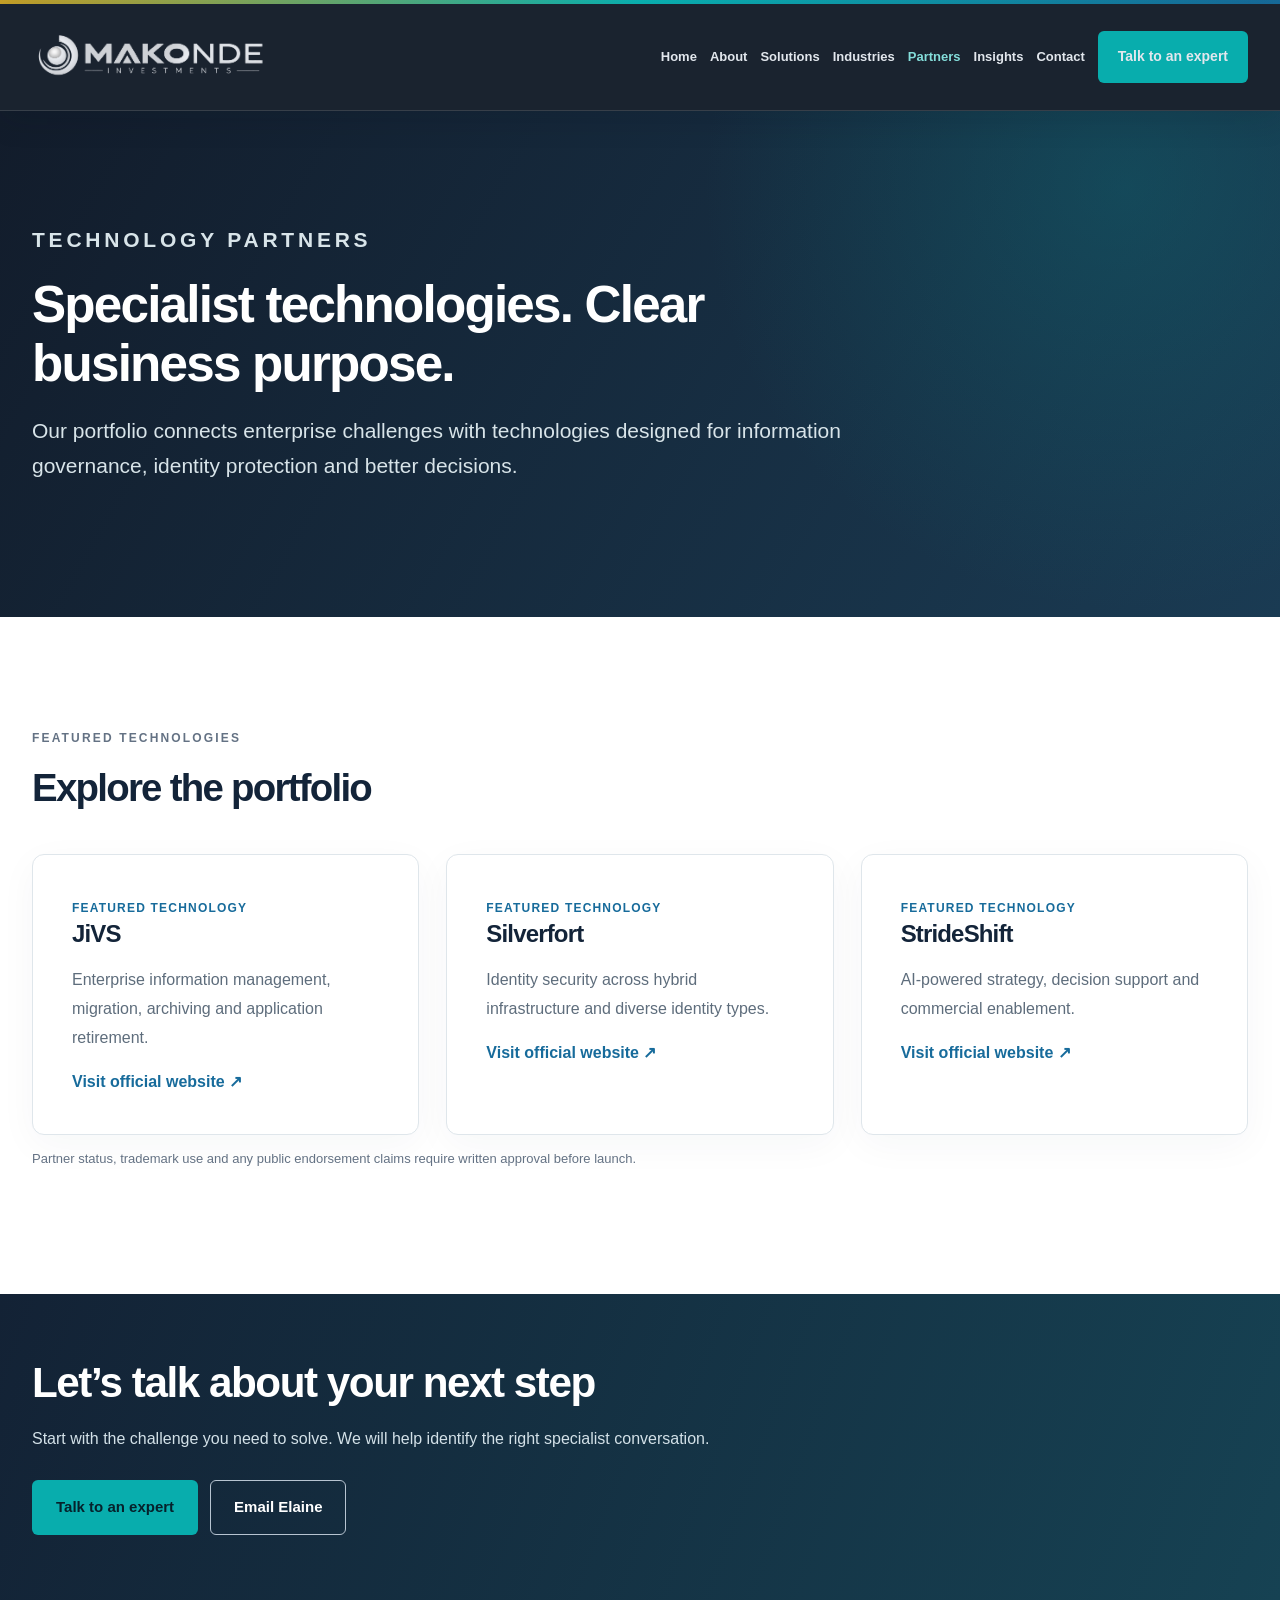
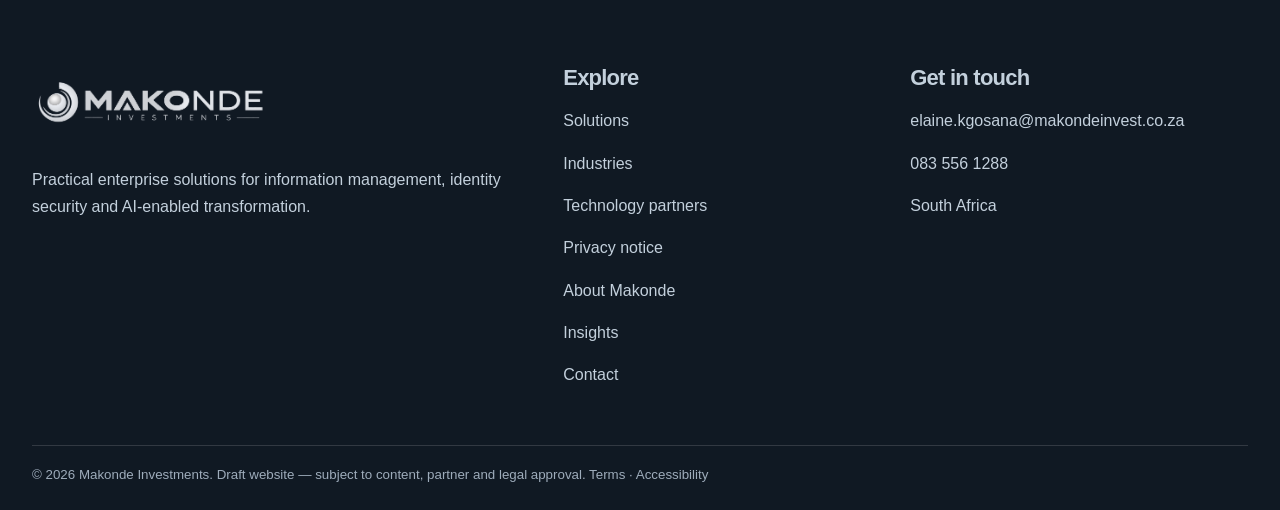
<file: partners.html>
<!DOCTYPE html>
<html lang="en-ZA"><head><meta charset="utf-8"/><meta content="width=device-width,initial-scale=1" name="viewport"/><meta content="Meet the specialist technology platforms featured by Makonde." name="description"/><meta content="#161c24" name="theme-color"/><meta content="noindex,nofollow" name="robots"/><title>Technology partners | Makonde</title><link href="assets/style.css" rel="stylesheet"/><script defer="" src="assets/main.js"></script><link href="assets/favicon.svg" rel="icon" type="image/svg+xml"/><meta content="website" property="og:type"/><meta content="Makonde Investments" property="og:site_name"/><meta content="Technology partners | Makonde" property="og:title"/><meta content="Meet the specialist technology platforms featured by Makonde." property="og:description"/></head><body><div class="topline"></div><header class="header"><div class="wrap nav"><a aria-label="Makonde home" class="brand" href="index.html"><img alt="Makonde Investments logo" decoding="async" src="assets/makonde-logo-light.png"/></a><button aria-controls="site-nav" aria-expanded="false" class="menu-toggle">Menu ☰</button><nav aria-label="Main navigation" class="navlinks" id="site-nav"><a href="index.html">Home</a><a href="about.html">About</a><a href="solutions.html">Solutions</a><a href="industries.html">Industries</a><a aria-current="page" href="partners.html">Partners</a><a href="insights.html">Insights</a><a href="contact.html">Contact</a><a class="btn btn-primary" href="contact.html">Talk to an expert</a></nav></div></header><main><section class="pagehead"><div class="wrap"><p class="eyebrow">Technology partners</p><h1>Specialist technologies. Clear business purpose.</h1><p>Our portfolio connects enterprise challenges with technologies designed for information governance, identity protection and better decisions.</p></div></section><section class="section"><div class="wrap"><div class="intro"><p class="eyebrow">Featured technologies</p><h2>Explore the portfolio</h2></div><div class="grid3"><article class="card"><span class="tag">Featured technology</span><h3>JiVS</h3><p>Enterprise information management, migration, archiving and application retirement.</p><a class="more" href="https://www.jivs.com" rel="noopener noreferrer" target="_blank">Visit official website ↗</a></article><article class="card"><span class="tag">Featured technology</span><h3>Silverfort</h3><p>Identity security across hybrid infrastructure and diverse identity types.</p><a class="more" href="https://www.silverfort.com" rel="noopener noreferrer" target="_blank">Visit official website ↗</a></article><article class="card"><span class="tag">Featured technology</span><h3>StrideShift</h3><p>AI-powered strategy, decision support and commercial enablement.</p><a class="more" href="https://www.strideshift.ai" rel="noopener noreferrer" target="_blank">Visit official website ↗</a></article></div><p class="mini">Partner status, trademark use and any public endorsement claims require written approval before launch.</p></div></section><section class="banner"><div class="wrap"><h2>Let’s talk about your next step</h2><p>Start with the challenge you need to solve. We will help identify the right specialist conversation.</p><div class="actions"><a class="btn btn-primary" href="contact.html">Talk to an expert</a><a class="btn btn-outline" href="mailto:elaine.kgosana@makondeinvest.co.za">Email Elaine</a></div></div></section></main><footer class="footer"><div class="wrap"><div class="footergrid"><div><img alt="Makonde Investments" decoding="async" loading="lazy" src="assets/makonde-logo-light.png"/><p>Practical enterprise solutions for information management, identity security and AI-enabled transformation.</p></div><div><h3>Explore</h3><p><a href="solutions.html">Solutions</a></p><p><a href="industries.html">Industries</a></p><p><a href="partners.html">Technology partners</a></p><p><a href="privacy.html">Privacy notice</a></p><p><a href="about.html">About Makonde</a></p><p><a href="insights.html">Insights</a></p><p><a href="contact.html">Contact</a></p></div><div><h3>Get in touch</h3><p><a href="mailto:elaine.kgosana@makondeinvest.co.za">elaine.kgosana@makondeinvest.co.za</a></p><p><a href="tel:+27835561288">083 556 1288</a></p><p>South Africa</p></div></div><small>© 2026 Makonde Investments. Draft website — subject to content, partner and legal approval. <a href="terms.html">Terms</a> · <a href="accessibility.html">Accessibility</a></small></div></footer></body></html>
</file>
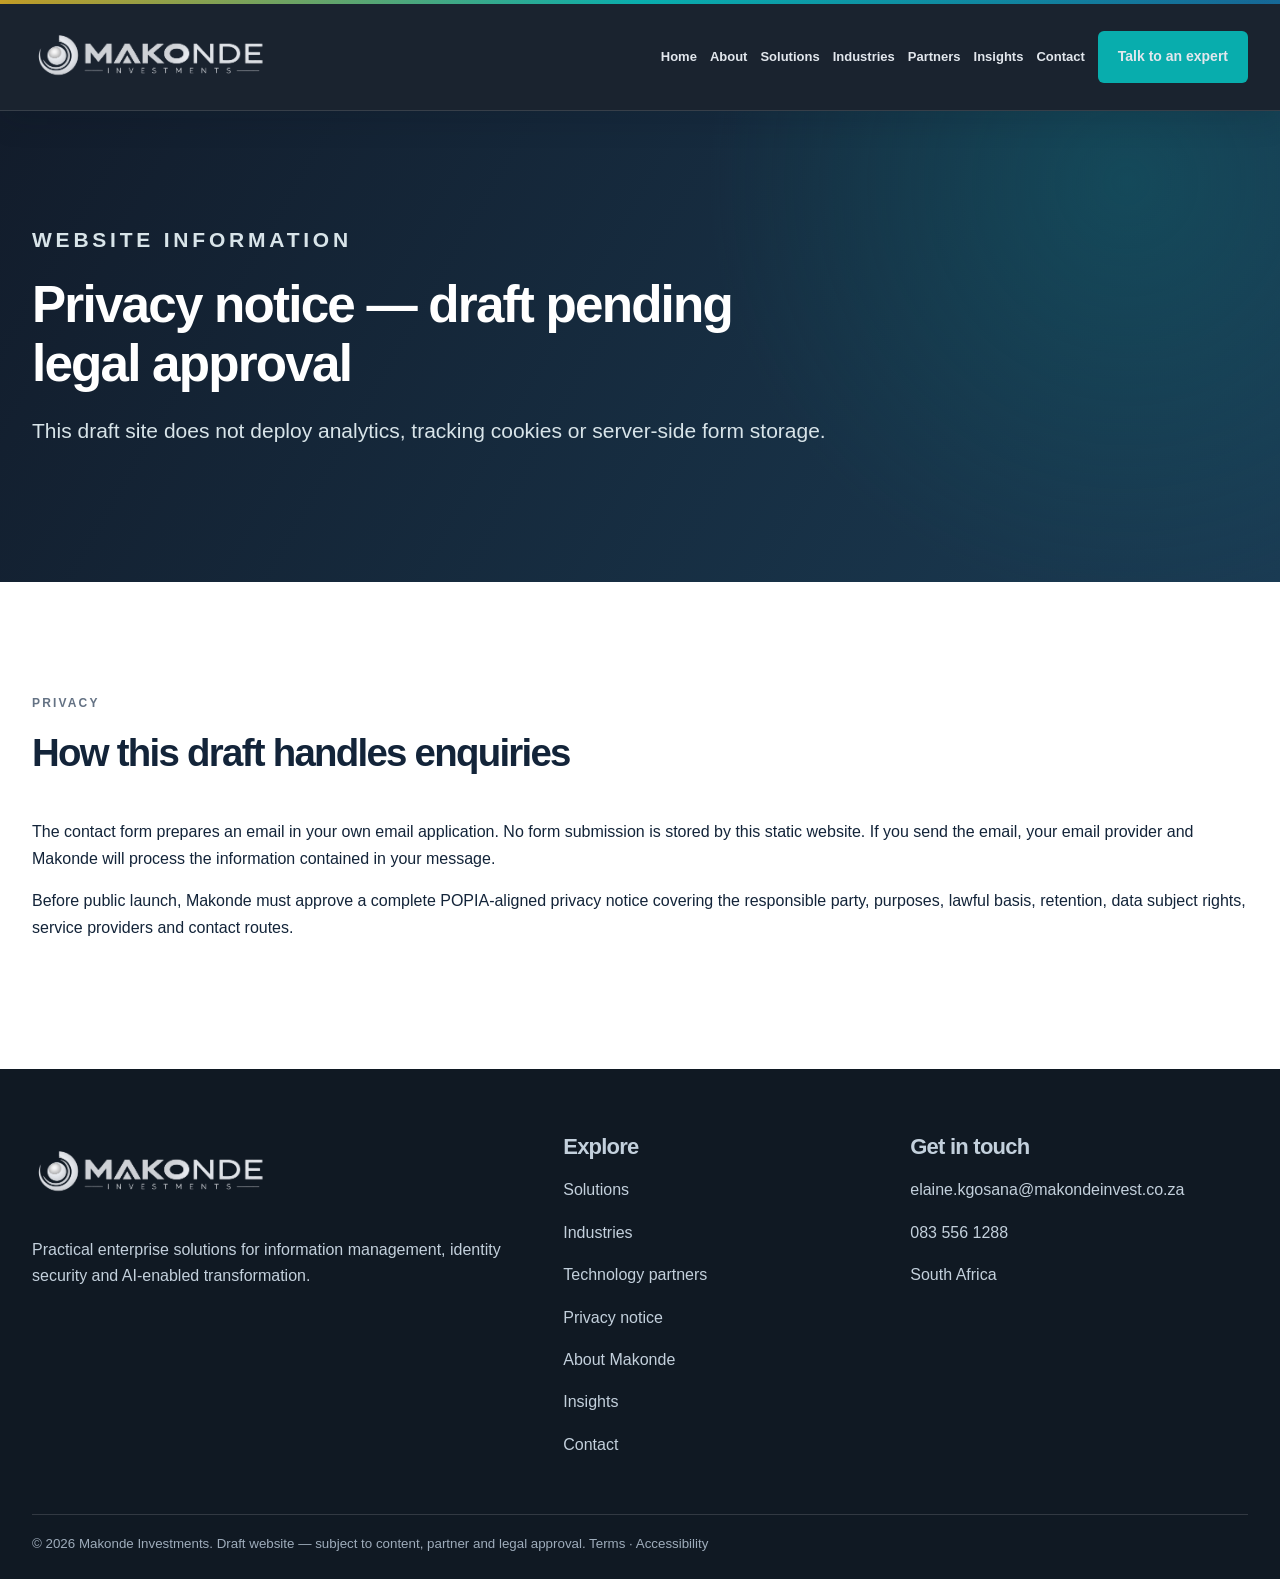
<file: privacy.html>
<!DOCTYPE html>
<html lang="en-ZA"><head><meta charset="utf-8"/><meta content="width=device-width,initial-scale=1" name="viewport"/><meta content="Privacy information for the Makonde draft website." name="description"/><meta content="#161c24" name="theme-color"/><meta content="noindex,nofollow" name="robots"/><title>Privacy notice | Makonde</title><link href="assets/style.css" rel="stylesheet"/><script defer="" src="assets/main.js"></script><link href="assets/favicon.svg" rel="icon" type="image/svg+xml"/><meta content="website" property="og:type"/><meta content="Makonde Investments" property="og:site_name"/><meta content="Privacy notice | Makonde" property="og:title"/><meta content="Privacy information for the Makonde draft website." property="og:description"/></head><body><div class="topline"></div><header class="header"><div class="wrap nav"><a aria-label="Makonde home" class="brand" href="index.html"><img alt="Makonde Investments logo" decoding="async" src="assets/makonde-logo-light.png"/></a><button aria-controls="site-nav" aria-expanded="false" class="menu-toggle">Menu ☰</button><nav aria-label="Main navigation" class="navlinks" id="site-nav"><a href="index.html">Home</a><a href="about.html">About</a><a href="solutions.html">Solutions</a><a href="industries.html">Industries</a><a href="partners.html">Partners</a><a href="insights.html">Insights</a><a href="contact.html">Contact</a><a class="btn btn-primary" href="contact.html">Talk to an expert</a></nav></div></header><main><section class="pagehead"><div class="wrap"><p class="eyebrow">Website information</p><h1>Privacy notice — draft pending legal approval</h1><p>This draft site does not deploy analytics, tracking cookies or server-side form storage.</p></div></section><section class="section"><div class="wrap"><div class="intro"><p class="eyebrow">Privacy</p><h2>How this draft handles enquiries</h2></div><p>The contact form prepares an email in your own email application. No form submission is stored by this static website. If you send the email, your email provider and Makonde will process the information contained in your message.</p><p>Before public launch, Makonde must approve a complete POPIA-aligned privacy notice covering the responsible party, purposes, lawful basis, retention, data subject rights, service providers and contact routes.</p></div></section></main><footer class="footer"><div class="wrap"><div class="footergrid"><div><img alt="Makonde Investments" decoding="async" loading="lazy" src="assets/makonde-logo-light.png"/><p>Practical enterprise solutions for information management, identity security and AI-enabled transformation.</p></div><div><h3>Explore</h3><p><a href="solutions.html">Solutions</a></p><p><a href="industries.html">Industries</a></p><p><a href="partners.html">Technology partners</a></p><p><a href="privacy.html">Privacy notice</a></p><p><a href="about.html">About Makonde</a></p><p><a href="insights.html">Insights</a></p><p><a href="contact.html">Contact</a></p></div><div><h3>Get in touch</h3><p><a href="mailto:elaine.kgosana@makondeinvest.co.za">elaine.kgosana@makondeinvest.co.za</a></p><p><a href="tel:+27835561288">083 556 1288</a></p><p>South Africa</p></div></div><small>© 2026 Makonde Investments. Draft website — subject to content, partner and legal approval. <a href="terms.html">Terms</a> · <a href="accessibility.html">Accessibility</a></small></div></footer></body></html>
</file>
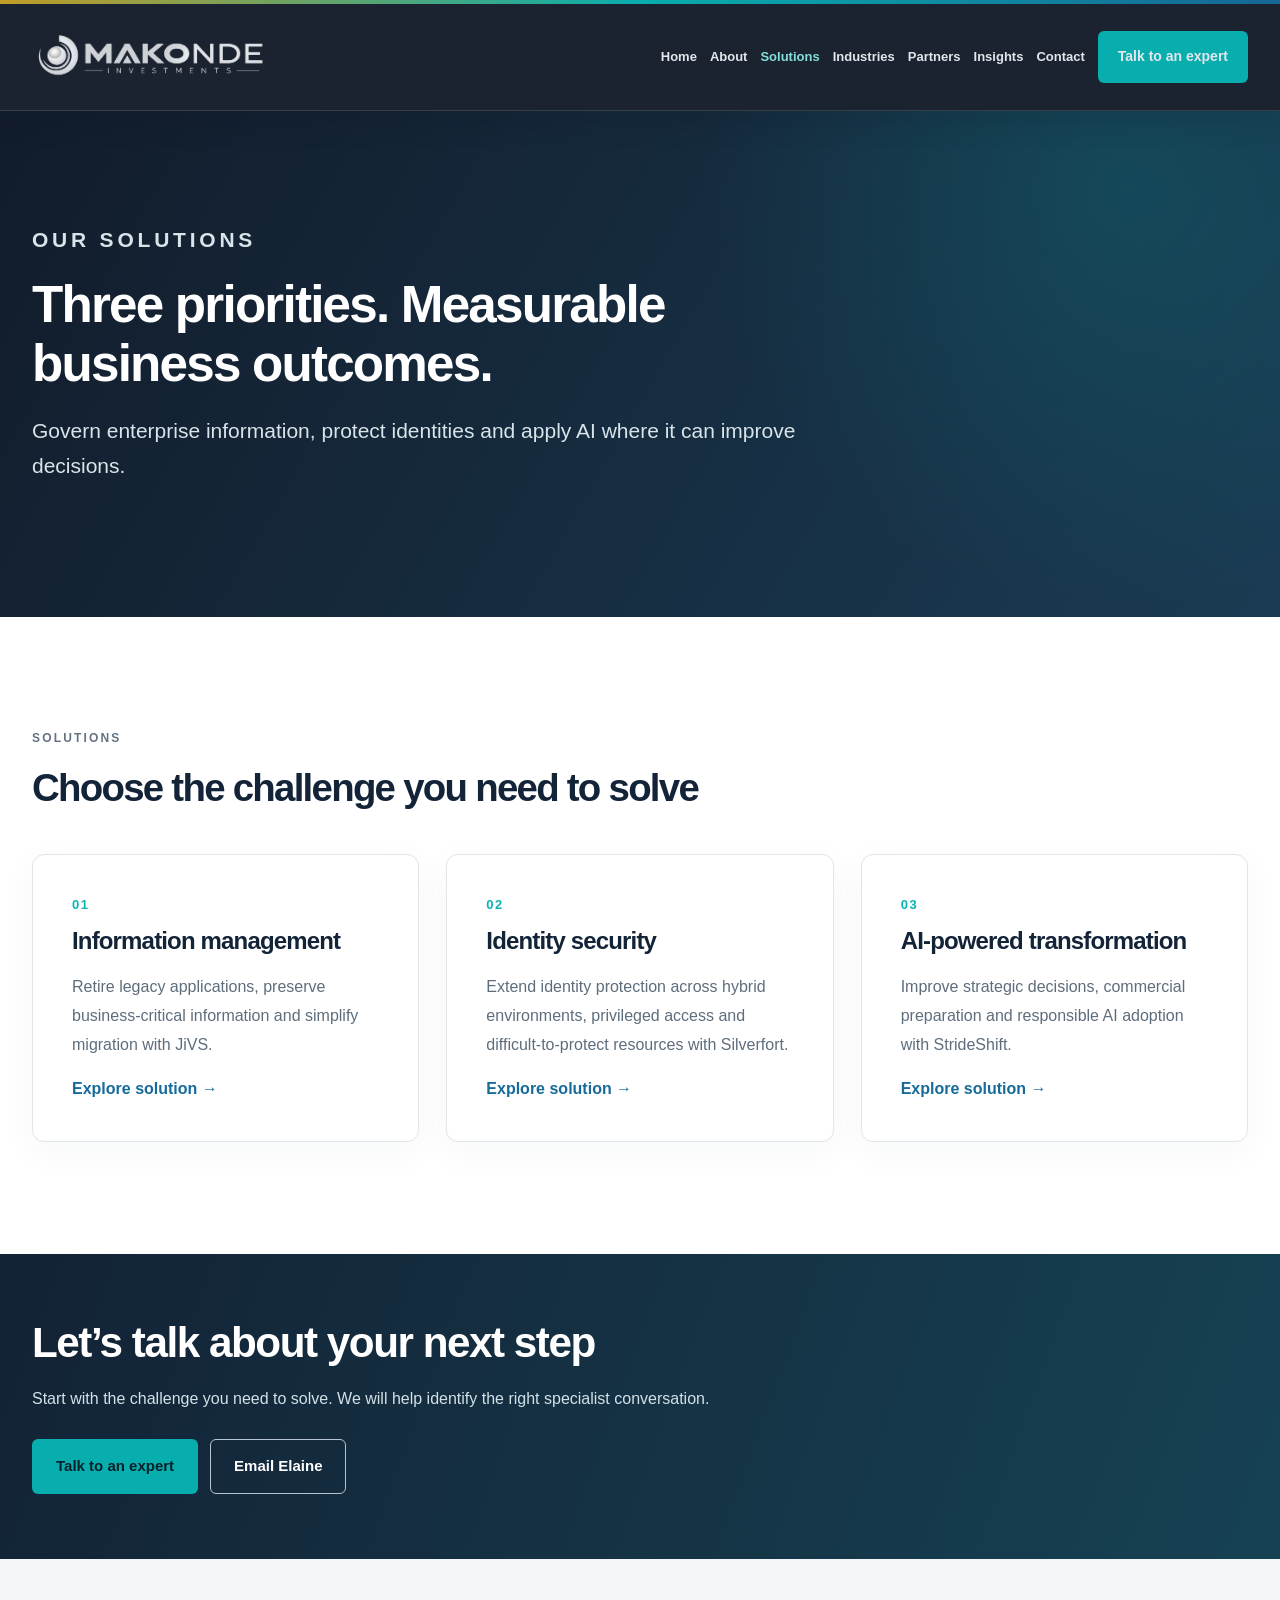
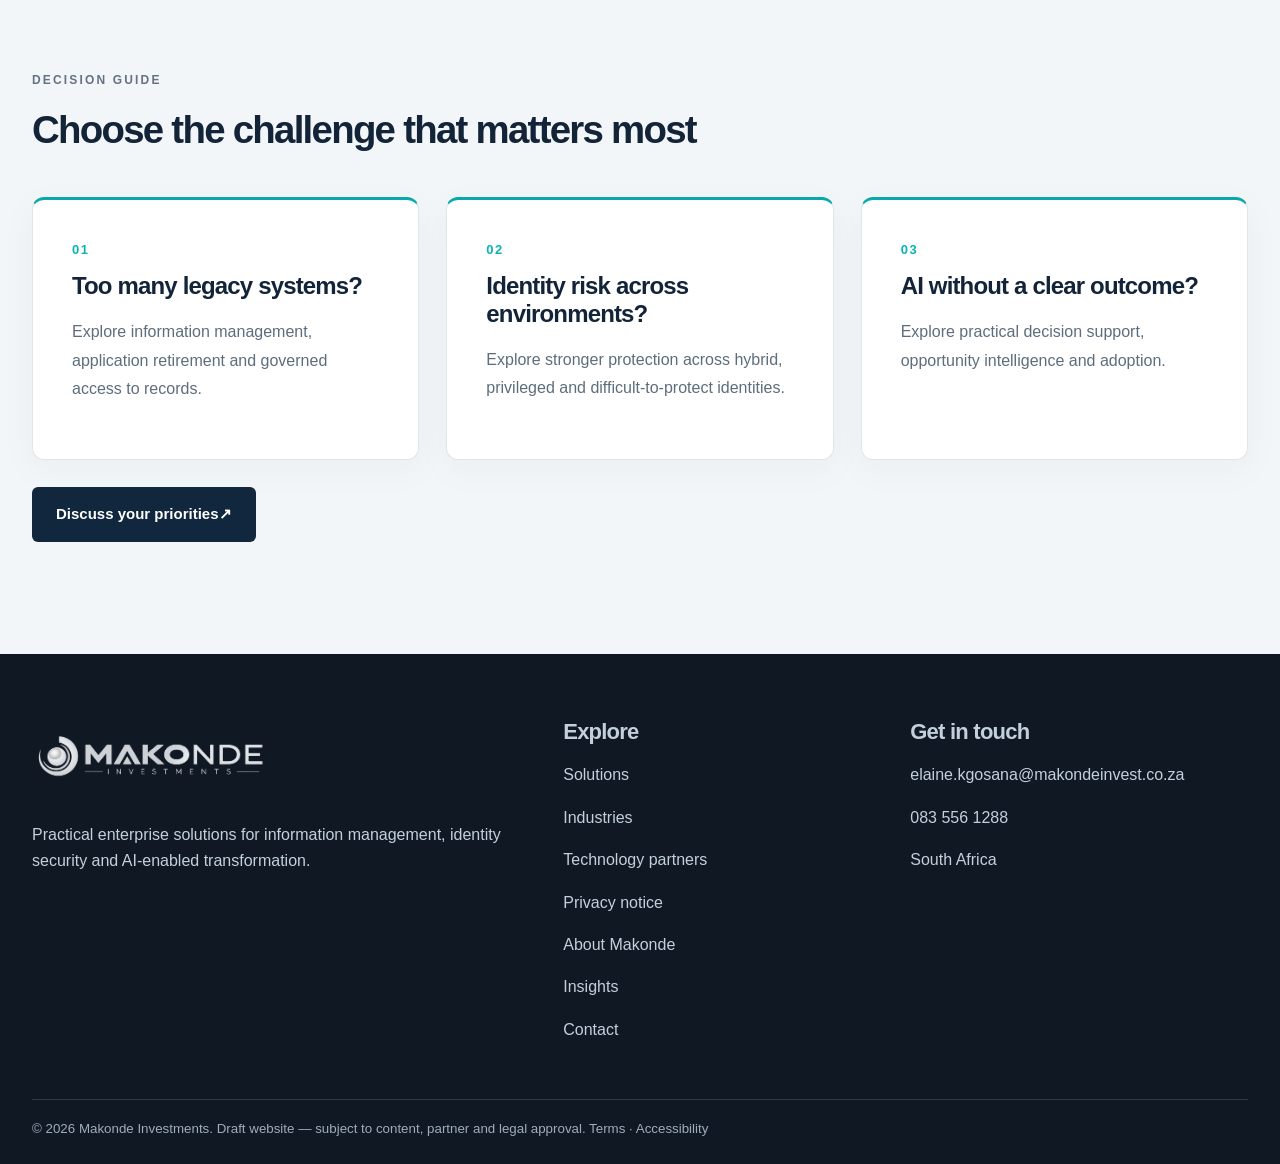
<file: solutions.html>
<!DOCTYPE html>

<html lang="en-ZA"><head><meta charset="utf-8"/><meta content="width=device-width,initial-scale=1" name="viewport"/><meta content="Explore information management, identity security and AI transformation solutions from Makonde." name="description"/><meta content="#161c24" name="theme-color"/><meta content="noindex,nofollow" name="robots"/><title>Solutions | Makonde</title><link href="assets/style.css" rel="stylesheet"/><script defer="" src="assets/main.js"></script><link href="assets/favicon.svg" rel="icon" type="image/svg+xml"/><meta content="website" property="og:type"/><meta content="Makonde Investments" property="og:site_name"/><meta content="Solutions | Makonde" property="og:title"/><meta content="Explore information management, identity security and AI transformation solutions from Makonde." property="og:description"/></head><body><div class="topline"></div><header class="header"><div class="wrap nav"><a aria-label="Makonde home" class="brand" href="index.html"><img alt="Makonde Investments logo" decoding="async" src="assets/makonde-logo-light.png"/></a><button aria-controls="site-nav" aria-expanded="false" class="menu-toggle">Menu ☰</button><nav aria-label="Main navigation" class="navlinks" id="site-nav"><a href="index.html">Home</a><a href="about.html">About</a><a aria-current="page" href="solutions.html">Solutions</a><a href="industries.html">Industries</a><a href="partners.html">Partners</a><a href="insights.html">Insights</a><a href="contact.html">Contact</a><a class="btn btn-primary" href="contact.html">Talk to an expert</a></nav></div></header><main><section class="pagehead"><div class="wrap"><p class="eyebrow">Our solutions</p><h1>Three priorities. Measurable business outcomes.</h1><p>Govern enterprise information, protect identities and apply AI where it can improve decisions.</p></div></section><section class="section"><div class="wrap"><div class="intro"><p class="eyebrow">Solutions</p><h2>Choose the challenge you need to solve</h2></div><div class="grid3"><article class="card"><span class="number">01</span><h3>Information management</h3><p>Retire legacy applications, preserve business-critical information and simplify migration with JiVS.</p><a class="more" href="information-management.html">Explore solution →</a></article><article class="card"><span class="number">02</span><h3>Identity security</h3><p>Extend identity protection across hybrid environments, privileged access and difficult-to-protect resources with Silverfort.</p><a class="more" href="identity-security.html">Explore solution →</a></article><article class="card"><span class="number">03</span><h3>AI-powered transformation</h3><p>Improve strategic decisions, commercial preparation and responsible AI adoption with StrideShift.</p><a class="more" href="ai-transformation.html">Explore solution →</a></article></div></div></section><section class="banner"><div class="wrap"><h2>Let’s talk about your next step</h2><p>Start with the challenge you need to solve. We will help identify the right specialist conversation.</p><div class="actions"><a class="btn btn-primary" href="contact.html">Talk to an expert</a><a class="btn btn-outline" href="mailto:elaine.kgosana@makondeinvest.co.za">Email Elaine</a></div></div></section><section class="section section-soft"><div class="wrap"><div class="intro"><p class="eyebrow">Decision guide</p><h2>Choose the challenge that matters most</h2></div><div class="grid3"><article class="card card-accent"><span class="number">01</span><h3>Too many legacy systems?</h3><p>Explore information management, application retirement and governed access to records.</p></article><article class="card card-accent"><span class="number">02</span><h3>Identity risk across environments?</h3><p>Explore stronger protection across hybrid, privileged and difficult-to-protect identities.</p></article><article class="card card-accent"><span class="number">03</span><h3>AI without a clear outcome?</h3><p>Explore practical decision support, opportunity intelligence and adoption.</p></article></div><div class="actions"><a class="btn btn-light" href="contact.html">Discuss your priorities <span aria-hidden="true">↗</span></a></div></div></section></main><footer class="footer"><div class="wrap"><div class="footergrid"><div><img alt="Makonde Investments" decoding="async" loading="lazy" src="assets/makonde-logo-light.png"/><p>Practical enterprise solutions for information management, identity security and AI-enabled transformation.</p></div><div><h3>Explore</h3><p><a href="solutions.html">Solutions</a></p><p><a href="industries.html">Industries</a></p><p><a href="partners.html">Technology partners</a></p><p><a href="privacy.html">Privacy notice</a></p><p><a href="about.html">About Makonde</a></p><p><a href="insights.html">Insights</a></p><p><a href="contact.html">Contact</a></p></div><div><h3>Get in touch</h3><p><a href="mailto:elaine.kgosana@makondeinvest.co.za">elaine.kgosana@makondeinvest.co.za</a></p><p><a href="tel:+27835561288">083 556 1288</a></p><p>South Africa</p></div></div><small>© 2026 Makonde Investments. Draft website — subject to content, partner and legal approval. <a href="terms.html">Terms</a> · <a href="accessibility.html">Accessibility</a></small></div></footer></body></html>
</file>
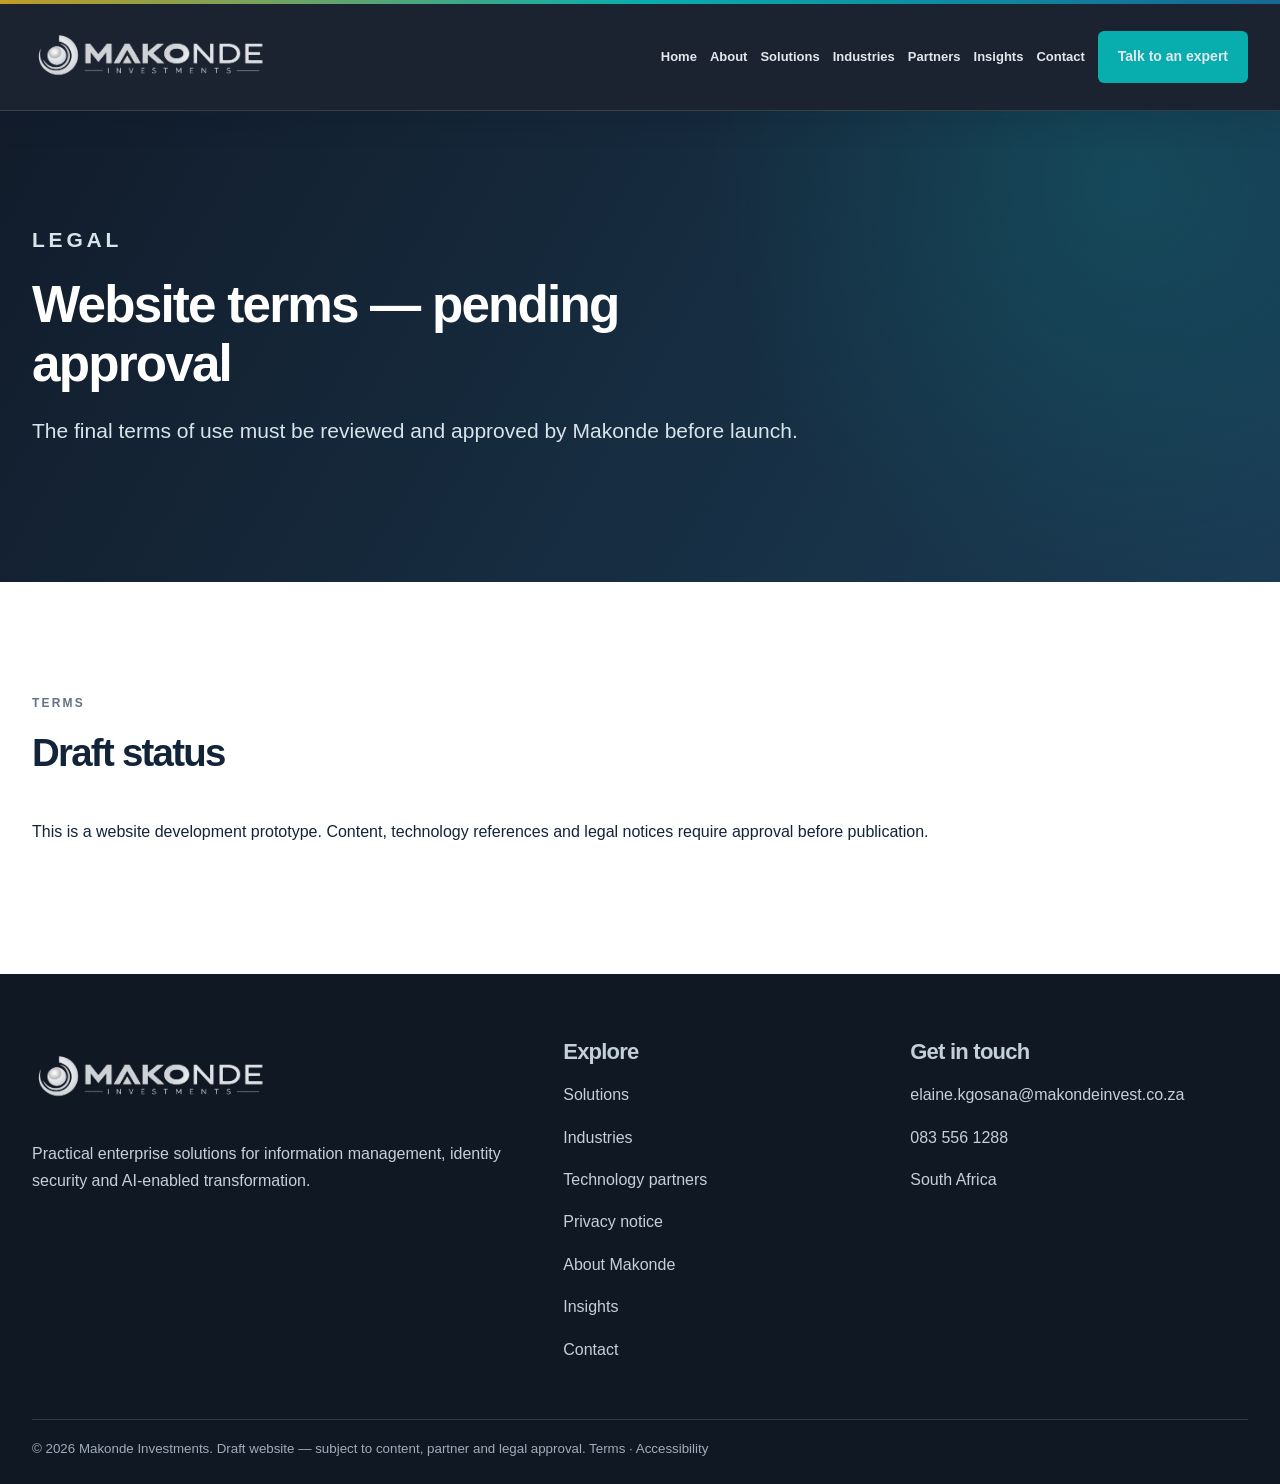
<file: terms.html>
<!DOCTYPE html>
<html lang="en-ZA"><head><meta charset="utf-8"/><meta content="width=device-width,initial-scale=1" name="viewport"/><meta content="Draft website terms pending legal approval." name="description"/><meta content="#161c24" name="theme-color"/><meta content="noindex,nofollow" name="robots"/><title>Terms | Makonde</title><link href="assets/style.css" rel="stylesheet"/><script defer="" src="assets/main.js"></script><link href="assets/favicon.svg" rel="icon" type="image/svg+xml"/><meta content="website" property="og:type"/><meta content="Makonde Investments" property="og:site_name"/><meta content="Terms | Makonde" property="og:title"/><meta content="Draft website terms pending legal approval." property="og:description"/></head><body><div class="topline"></div><header class="header"><div class="wrap nav"><a aria-label="Makonde home" class="brand" href="index.html"><img alt="Makonde Investments logo" decoding="async" src="assets/makonde-logo-light.png"/></a><button aria-controls="site-nav" aria-expanded="false" class="menu-toggle">Menu ☰</button><nav aria-label="Main navigation" class="navlinks" id="site-nav"><a href="index.html">Home</a><a href="about.html">About</a><a href="solutions.html">Solutions</a><a href="industries.html">Industries</a><a href="partners.html">Partners</a><a href="insights.html">Insights</a><a href="contact.html">Contact</a><a class="btn btn-primary" href="contact.html">Talk to an expert</a></nav></div></header><main><section class="pagehead"><div class="wrap"><p class="eyebrow">Legal</p><h1>Website terms — pending approval</h1><p>The final terms of use must be reviewed and approved by Makonde before launch.</p></div></section><section class="section"><div class="wrap"><div class="intro"><p class="eyebrow">Terms</p><h2>Draft status</h2></div><p>This is a website development prototype. Content, technology references and legal notices require approval before publication.</p></div></section></main><footer class="footer"><div class="wrap"><div class="footergrid"><div><img alt="Makonde Investments" decoding="async" loading="lazy" src="assets/makonde-logo-light.png"/><p>Practical enterprise solutions for information management, identity security and AI-enabled transformation.</p></div><div><h3>Explore</h3><p><a href="solutions.html">Solutions</a></p><p><a href="industries.html">Industries</a></p><p><a href="partners.html">Technology partners</a></p><p><a href="privacy.html">Privacy notice</a></p><p><a href="about.html">About Makonde</a></p><p><a href="insights.html">Insights</a></p><p><a href="contact.html">Contact</a></p></div><div><h3>Get in touch</h3><p><a href="mailto:elaine.kgosana@makondeinvest.co.za">elaine.kgosana@makondeinvest.co.za</a></p><p><a href="tel:+27835561288">083 556 1288</a></p><p>South Africa</p></div></div><small>© 2026 Makonde Investments. Draft website — subject to content, partner and legal approval. <a href="terms.html">Terms</a> · <a href="accessibility.html">Accessibility</a></small></div></footer></body></html>
</file>
<file: assets/style.css>
:root{--ink:#101b29;--charcoal:#161c24;--navy:#112a46;--blue:#176b9b;--teal:#00a6a6;--gold:#c9a227;--silver:#cbd3dc;--muted:#647284;--line:#dfe6eb;--paper:#f5f7f8;--white:#fff}*{box-sizing:border-box}html{scroll-behavior:smooth}body{margin:0;font:16px/1.65 system-ui,-apple-system,Segoe UI,sans-serif;color:var(--ink);background:white}a{color:inherit}a:focus-visible,button:focus-visible,input:focus-visible,select:focus-visible,textarea:focus-visible{outline:3px solid var(--teal);outline-offset:3px}.wrap{width:min(1160px,calc(100% - 44px));margin:auto}.topline{height:4px;background:linear-gradient(90deg,var(--gold),var(--teal),var(--blue))}.header{position:sticky;top:0;z-index:20;background:#141b24f7;backdrop-filter:blur(16px);border-bottom:1px solid #ffffff20}.nav{display:flex;align-items:center;gap:28px;min-height:83px}.brand{display:flex;align-items:center;gap:12px;text-decoration:none;flex-shrink:0}.brand img{width:185px;max-height:63px;object-fit:contain;object-position:left}.navlinks{display:flex;gap:19px;align-items:center;margin-left:auto}.navlinks a{color:#e2e7ed;text-decoration:none;font-size:13px;font-weight:650}.navlinks a:hover,.footer a:hover{color:#6de0da}.btn{display:inline-flex;align-items:center;justify-content:center;padding:12px 20px;border-radius:5px;text-decoration:none;font-size:14px;font-weight:750;border:1px solid transparent;cursor:pointer}.btn-primary{background:var(--teal);color:#08222c}.btn-outline{border-color:#b7c4d1;color:#fff}.btn-light{background:var(--navy);color:white}.menu-toggle{display:none;margin-left:auto;background:transparent;color:white;border:1px solid #687888;border-radius:4px;padding:8px 12px}.hero{background:radial-gradient(circle at 84% 18%,#136d7955,transparent 31%),linear-gradient(115deg,#101821,#152a40 66%,#0e3541);color:white;position:relative;overflow:hidden}.hero:after{content:'';position:absolute;inset:0;opacity:.22;background:repeating-linear-gradient(145deg,transparent 0 72px,#8ac1c510 73px 74px);pointer-events:none}.hero-inner{min-height:560px;display:grid;grid-template-columns:1.18fr .82fr;align-items:center;gap:55px;padding:90px 0;position:relative;z-index:1}.eyebrow{text-transform:uppercase;letter-spacing:.18em;font-size:12px;font-weight:800;color:var(--teal);margin:0 0 17px}.hero .eyebrow{color:#a9dfdc}h1,h2,h3{line-height:1.16;letter-spacing:-.035em;margin:0 0 18px}h1{font-size:clamp(40px,5.1vw,69px);max-width:780px}h2{font-size:clamp(30px,3.3vw,44px)}h3{font-size:22px}.lead{font-size:19px;max-width:650px;color:#d6e0e9}.actions{display:flex;gap:12px;flex-wrap:wrap;margin-top:27px}.hero-art{border:1px solid #ffffff30;border-radius:14px;padding:30px;background:linear-gradient(150deg,#ffffff13,#ffffff03);box-shadow:0 20px 80px #0005}.hero-art .art-title{font-size:12px;letter-spacing:.15em;color:#bbd7de;text-transform:uppercase}.art-node{padding:17px 18px;border:1px solid #ffffff2c;background:#ffffff0c;margin-top:14px;border-left:3px solid var(--teal);border-radius:4px}.art-node b{display:block;font-size:17px}.art-node span{font-size:13px;color:#c1d1dc}.trust{background:#eaf0f2;border-bottom:1px solid #d9e1e6}.trust .wrap{padding:19px 0;display:flex;gap:18px;justify-content:space-between;flex-wrap:wrap;font-size:13px;font-weight:800;color:#304255}.section{padding:88px 0}.section-soft{background:var(--paper)}.intro{max-width:760px;margin-bottom:38px}.intro p,.muted{color:var(--muted)}.grid3{display:grid;grid-template-columns:repeat(3,1fr);gap:22px}.grid2{display:grid;grid-template-columns:repeat(2,1fr);gap:22px}.card{padding:30px;background:white;border:1px solid var(--line);border-radius:8px;box-shadow:0 8px 30px #16263a09}.card .number{color:var(--teal);font-size:13px;font-weight:900;letter-spacing:.12em}.card p{color:#5e6d7c}.card a.more{color:var(--blue);font-weight:750;text-decoration:none}.card a.more:hover{text-decoration:underline}.pill{display:inline-block;border:1px solid #cddde0;border-radius:100px;padding:5px 12px;font-size:12px;font-weight:750;color:#32626d}.split{display:grid;grid-template-columns:1fr 1fr;gap:60px;align-items:center}.panel{background:var(--navy);color:white;padding:38px;border-radius:10px}.panel p{color:#cbd8e4}.list{padding-left:20px}.list li{margin:10px 0}.banner{background:linear-gradient(110deg,#132235,#164253);color:white;padding:65px 0}.banner p{color:#d3e1e8}.pagehead{background:linear-gradient(120deg,#141c27,#1b3b53);color:white;padding:85px 0}.pagehead h1{font-size:clamp(36px,4.5vw,57px)}.pagehead p{max-width:740px;color:#d8e4e9;font-size:19px}.footer{background:#121923;color:#c3d0dc;padding:65px 0 24px}.footer a{text-decoration:none}.footergrid{display:grid;grid-template-columns:2fr 1fr 1fr;gap:40px}.footer small{display:block;border-top:1px solid #ffffff24;margin-top:40px;padding-top:18px;color:#9eacbb}.footer img{width:200px;max-width:100%}.form{display:grid;gap:16px}.form label{display:grid;gap:6px;font-size:14px;font-weight:700}.form input,.form select,.form textarea{width:100%;border:1px solid #b9c8d2;border-radius:5px;padding:12px;font:inherit}.form textarea{min-height:125px}.notice{background:#fff9e7;border-left:3px solid var(--gold);padding:15px 20px;font-size:14px}.tag{font-size:12px;letter-spacing:.1em;text-transform:uppercase;color:var(--blue);font-weight:800}.contact-actions{display:flex;gap:12px;flex-wrap:wrap}.contact-actions a{word-break:break-word}.mini{font-size:13px;color:var(--muted)}@media(max-width:950px){.nav{flex-wrap:wrap}.menu-toggle{display:block}.navlinks{display:none;flex-basis:100%;margin:0;padding:0 0 18px;flex-direction:column;align-items:stretch}.navlinks.open{display:flex}.navlinks a{padding:5px}.hero-inner,.split{grid-template-columns:1fr}.hero-inner{min-height:auto}.hero-art{max-width:650px}.grid3{grid-template-columns:1fr 1fr}}@media(max-width:650px){.wrap{width:min(100% - 30px,1160px)}.section{padding:60px 0}.grid3,.grid2,.footergrid{grid-template-columns:1fr}.hero-inner{padding:65px 0}.brand img{width:155px}.trust .wrap{justify-content:flex-start;gap:9px 20px}.panel{padding:26px}}

/* Makonde refined visual system: October 2026 */
:root{--teal:#0ab5b4;--navy:#10273d;--paper:#f3f6f8;--ink:#132439}
body{font-family:Inter,"Segoe UI",Arial,sans-serif;-webkit-font-smoothing:antialiased}
.header{background:#111b27f5;box-shadow:0 7px 30px #07131f25}
.nav{min-height:96px;gap:20px}.brand img{width:220px;max-height:76px;object-fit:contain;object-position:left}
.navlinks{gap:17px}.navlinks a{font-size:13px;transition:color .2s ease}.navlinks a[aria-current="page"]:not(.btn){color:#84dedb}
.btn{border-radius:6px;min-height:44px;transition:transform .2s ease,background .2s ease,box-shadow .2s ease}
.btn:hover{transform:translateY(-2px)}.btn-primary{background:#08adad;color:#06212b}.btn-primary:hover{background:#42d2cc;box-shadow:0 10px 25px #00a6a630}
.hero{background:radial-gradient(circle at 89% 22%,#12687875,transparent 35%),radial-gradient(circle at 8% 95%,#14385790,transparent 42%),linear-gradient(115deg,#0e1722,#152c44 68%,#103b49)}
.hero-inner{min-height:610px;padding:90px 0;gap:75px;grid-template-columns:1.08fr .92fr}
.hero h1{font-size:clamp(42px,4.8vw,66px);max-width:730px;letter-spacing:-.047em}
.hero .lead{font-size:19px;line-height:1.7;max-width:620px}
.hero-art{border:1px solid #9bcbd330;background:linear-gradient(140deg,#ffffff15,#ffffff04);backdrop-filter:blur(10px);box-shadow:0 25px 80px #050d1b50;padding:32px}
.art-node{border-left:3px solid #13b7b4;transition:background .2s ease}.art-node:hover{background:#ffffff18}
.trust{background:#e9f0f3}.trust .wrap{padding:21px 0;align-items:center}
.section{padding:100px 0}.intro{max-width:790px}.intro h2{letter-spacing:-.045em}
.card{border-radius:12px;padding:32px;box-shadow:0 10px 38px #1d33420a;transition:transform .2s ease,box-shadow .2s ease}
.card:hover{transform:translateY(-3px);box-shadow:0 20px 48px #1d334218}.card h3{font-size:21px}.card p{line-height:1.75}
.card-accent{border-top:3px solid #0aa8aa}.card-accent .number{display:block;margin-bottom:12px}
.editorial-grid{display:grid;grid-template-columns:.95fr 1.05fr;gap:90px;align-items:center}.editorial-lead{color:#5e6d7c;font-size:19px;line-height:1.85;max-width:580px}
.text-link{font-weight:750;text-decoration:none;color:#176b9b}.text-link:hover{text-decoration:underline}
.steps{border-left:1px solid #dce6eb;padding-left:35px}.step{display:flex;gap:25px;padding:20px 0;border-bottom:1px solid #e0e7eb}.step:last-child{border-bottom:0}.step>span{font-size:13px;font-weight:850;color:#009c9e;letter-spacing:.1em;padding-top:5px}.step h3{font-size:21px;margin-bottom:8px}.step p{margin:0;color:#627386}
.partner-band{background:#eaf0f2;padding:65px 0}.partner-band h2{max-width:730px}.partner-pills{display:grid;grid-template-columns:repeat(3,1fr);gap:16px;margin:25px 0 20px}.partner-pills a{background:white;border:1px solid #d5e1e6;border-radius:10px;padding:23px;color:#142b41;text-decoration:none;font-size:24px;font-weight:800}.partner-pills span{display:block;color:#607589;font-size:13px;font-weight:500;margin-top:5px}.partner-pills a:hover{border-color:#0aa8aa}
.footer{background:#101923}.footer img{width:235px;max-height:95px;object-fit:contain;object-position:left}.footergrid{grid-template-columns:1.6fr 1fr 1.1fr}.footergrid p{overflow-wrap:anywhere}
.pagehead{background:radial-gradient(circle at 88% 15%,#0e6d7660,transparent 35%),linear-gradient(120deg,#121c2b,#1a3b53);padding:100px 0}
@media(max-width:1050px){.navlinks{gap:12px}.brand img{width:175px}.navlinks a{font-size:12px}}
@media(max-width:950px){.brand img{width:205px}.editorial-grid{grid-template-columns:1fr;gap:30px}.hero-inner{grid-template-columns:1fr;gap:35px;padding:75px 0}.hero-art{max-width:700px}.navlinks a{font-size:15px}.partner-pills{grid-template-columns:1fr 1fr}}
@media(max-width:650px){.nav{min-height:82px}.brand img{width:178px;max-height:65px}.hero-inner{padding:65px 0}.hero h1{font-size:clamp(38px,10vw,52px)}.section{padding:68px 0}.partner-pills{grid-template-columns:1fr}.steps{padding-left:18px}.step{gap:14px}.trust .wrap{display:grid;grid-template-columns:1fr 1fr;font-size:12px}.footer img{width:205px}}
@media(prefers-reduced-motion:reduce){html{scroll-behavior:auto}.btn,.card,.art-node{transition:none}.btn:hover,.card:hover{transform:none}}

/* Draft 1.2: expansive executive desktop layout */
:root{--wide:1440px}
.wrap{width:min(var(--wide),calc(100% - 96px))}
.nav{min-height:106px;gap:36px}.brand img{width:290px;max-height:92px}.navlinks{gap:23px}.navlinks a{font-size:15px;white-space:nowrap}.navlinks .btn{font-size:14px;padding:13px 19px}
.hero-inner{min-height:655px;grid-template-columns:minmax(0,1.12fr) minmax(0,.88fr);gap:100px;padding:98px 0}
.hero h1{font-size:clamp(54px,4.3vw,79px);max-width:800px;line-height:1.1}.hero .lead{font-size:21px;line-height:1.65;max-width:710px}.hero .eyebrow{font-size:13px;letter-spacing:.16em}
.hero-art{padding:40px;border-radius:18px}.hero-art .art-title{font-size:13px}.art-node{padding:24px 25px;margin-top:16px}.art-node b{font-size:19px}.art-node span{font-size:15px}
.btn{font-size:15px;padding:14px 23px}.section{padding:112px 0}.intro{max-width:940px;margin-bottom:44px}.intro h2{font-size:clamp(36px,3vw,52px)}.grid3{gap:27px}.grid2{gap:28px}.card{padding:39px;min-height:100%}.card h3{font-size:24px}.card p{font-size:16px;line-height:1.8}.card .number{display:block;margin-bottom:12px}
.trust .wrap{padding:25px 0;font-size:14px}.pagehead{padding:112px 0}.pagehead h1{font-size:clamp(48px,4vw,70px)}.pagehead p{font-size:21px;max-width:860px}
.solution-feature{display:flex;align-items:flex-start;gap:15px;padding:18px 0;border-top:1px solid #e1e8ec}.solution-feature strong{color:#0b858a;font-size:13px;letter-spacing:.08em;min-width:30px}.solution-feature h3{font-size:19px;margin-bottom:7px}.solution-feature p{margin:0;color:#607184}
.card .outcome{margin-top:17px;padding-top:17px;border-top:1px solid #e5eaee;color:#31576b;font-size:14px;font-weight:650}
.section-kicker{font-size:17px;color:#5b6b7c;max-width:790px}.outcome-band{background:#eaf2f3;border-block:1px solid #d8e6e8;padding:45px 0}.outcome-band .wrap{display:grid;grid-template-columns:repeat(3,1fr);gap:26px}.outcome-band strong{display:block;font-size:18px;color:#123247}.outcome-band span{display:block;color:#536c79;margin-top:6px;font-size:15px}
@media(max-width:1350px){.wrap{width:min(100% - 64px,1240px)}.nav{gap:20px}.brand img{width:235px}.navlinks{gap:13px}.navlinks a{font-size:13px}.hero-inner{gap:55px}}
@media(max-width:1050px){.wrap{width:min(100% - 48px,960px)}.nav{min-height:90px}.brand img{width:215px}.menu-toggle{display:block}.navlinks{display:none;flex-basis:100%;margin:0;padding:0 0 20px;flex-direction:column;align-items:stretch}.navlinks.open{display:flex}.navlinks a{font-size:16px;padding:8px}.nav{flex-wrap:wrap}.hero-inner{grid-template-columns:1fr;gap:38px;min-height:auto}.hero-art{max-width:760px}.grid3{grid-template-columns:repeat(2,1fr)}.outcome-band .wrap{grid-template-columns:1fr 1fr}}
@media(max-width:650px){.wrap{width:calc(100% - 32px)}.nav{min-height:80px}.brand img{width:190px}.hero-inner{padding:70px 0}.hero h1{font-size:clamp(39px,10vw,55px)}.hero .lead{font-size:18px}.hero-art{padding:24px}.art-node{padding:18px}.section{padding:70px 0}.grid3,.grid2,.outcome-band .wrap{grid-template-columns:1fr}.card{padding:28px}.intro h2{font-size:34px}.pagehead{padding:75px 0}.pagehead h1{font-size:40px}.trust .wrap{font-size:12px}}
</file>
